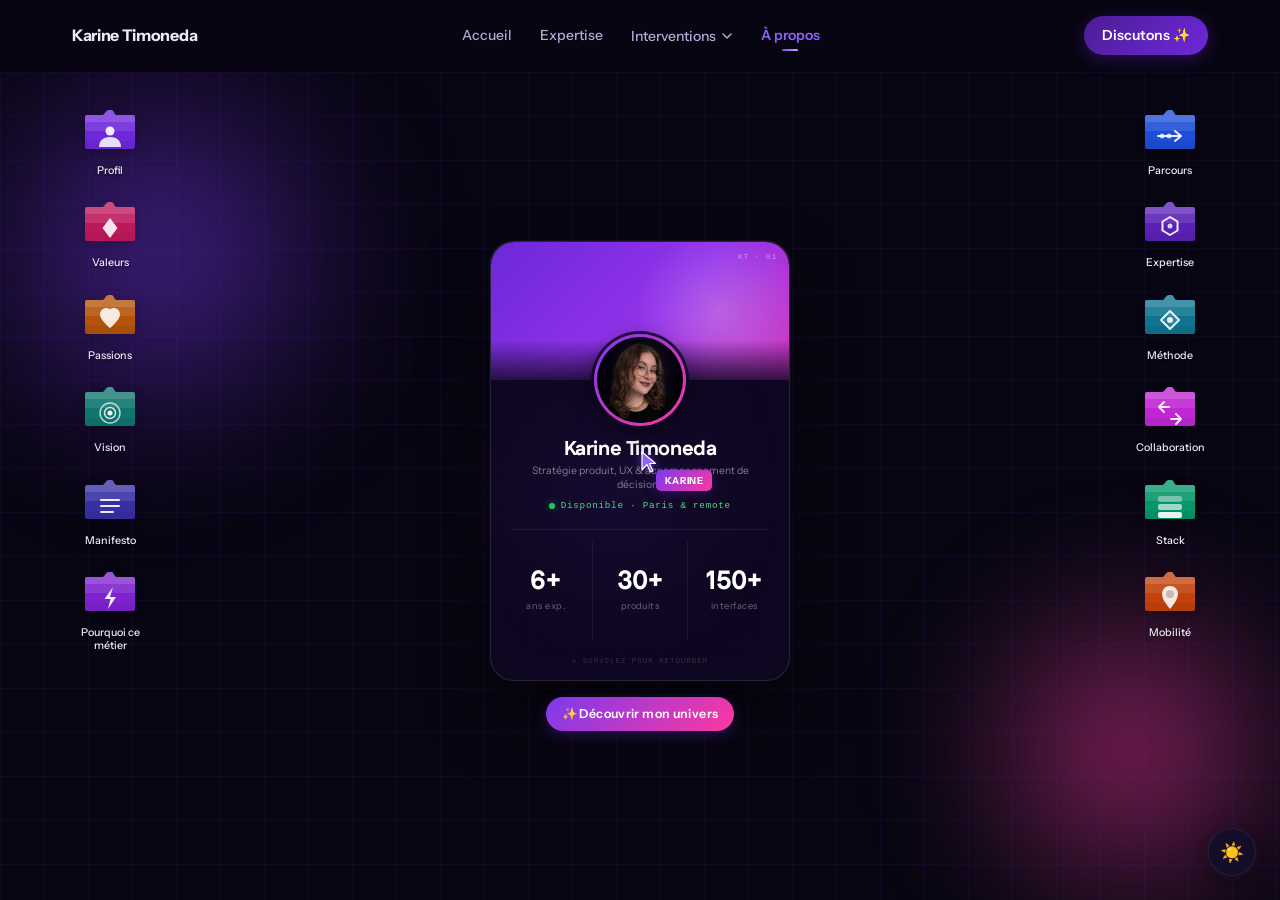
<file: a-propos.html>
<!DOCTYPE html>
<html lang="fr" data-theme="light">
<head>
  <!-- Google tag (gtag.js) -->
  <script async src="https://www.googletagmanager.com/gtag/js?id=G-ZM0578PB3K"></script>
  <script>
    window.dataLayer = window.dataLayer || [];
    function gtag(){dataLayer.push(arguments);}
    gtag('js', new Date());
    gtag('config', 'G-ZM0578PB3K');
  </script>
  <meta charset="UTF-8">
  <meta name="viewport" content="width=device-width, initial-scale=1.0">
  <!-- Google Tag Manager -->
  <script>(function(w,d,s,l,i){w[l]=w[l]||[];w[l].push({'gtm.start':
  new Date().getTime(),event:'gtm.js'});var f=d.getElementsByTagName(s)[0],
  j=d.createElement(s),dl=l!='dataLayer'?'&l='+l:'';j.async=true;j.src=
  'https://www.googletagmanager.com/gtm.js?id='+i+dl;f.parentNode.insertBefore(j,f);
  })(window,document,'script','dataLayer','GTM-PGGFVB7Q');</script>
  <!-- End Google Tag Manager -->
  <title>À propos · Karine Timoneda, Stratège Produit Senior</title>
  <meta name="description" content="+6 ans d'expérience en design et stratégie produit, une approche directe et incarnée. Parcours, manière de travailler, valeurs.">
  <meta name="robots" content="index, follow">
  <link rel="canonical" href="https://www.karine-timoneda.com/a-propos.html">
  <!-- Open Graph -->
  <meta property="og:type" content="website">
  <meta property="og:site_name" content="Karine Timoneda">
  <meta property="og:locale" content="fr_FR">
  <meta property="og:url" content="https://www.karine-timoneda.com/a-propos.html">
  <meta property="og:title" content="À propos · Karine Timoneda, Stratège Produit Senior">
  <meta property="og:description" content="+6 ans d'expérience en design et stratégie produit, une approche directe et incarnée. Parcours, manière de travailler, valeurs.">
  <meta property="og:image" content="https://www.karine-timoneda.com/assets/img/karine-light.jpg">
  <meta property="og:image:alt" content="Karine Timoneda, Stratège Produit Senior">
  <!-- Twitter Card -->
  <meta name="twitter:card" content="summary_large_image">
  <meta name="twitter:title" content="À propos · Karine Timoneda, Stratège Produit Senior">
  <meta name="twitter:description" content="+6 ans d'expérience en design et stratégie produit, une approche directe et incarnée. Parcours, manière de travailler, valeurs.">
  <meta name="twitter:image" content="https://www.karine-timoneda.com/assets/img/karine-light.jpg">
  <link rel="icon" type="image/png" href="assets/img/favicon-k.png">
  <!-- Fonts -->
  <link rel="preconnect" href="https://fonts.googleapis.com">
  <link rel="preconnect" href="https://fonts.gstatic.com" crossorigin>
  <link rel="stylesheet" href="https://fonts.googleapis.com/css2?family=Fustat:wght@200;300;400;500;600;700;800&family=Instrument+Sans:ital,wght@0,400;0,500;0,600;0,700;1,400&display=swap">
  <link rel="stylesheet" href="assets/css/style.css">
  <script>
    (function () {
      try {
        var s = localStorage.getItem('karine-theme');
        if (s) { document.documentElement.setAttribute('data-theme', s); return; }
        if (window.matchMedia('(prefers-color-scheme: dark)').matches)
          document.documentElement.setAttribute('data-theme', 'dark');
      } catch (e) {}
    })();
  </script>

  <style>
    /* ================================================
       À PROPOS - KARINEOS DESKTOP
       One-screen desktop · responsive mobile
       ================================================ */

    html, body { overflow-x: hidden; }

    /* ── CUSTOM CURSOR (desktop only) ── */
    @media (pointer: fine) {
      .about-page * { cursor: none !important; }
    }

    .ab-cursor-wrap {
      position: fixed;
      top: 0; left: 0;
      pointer-events: none;
      z-index: 99999;
      transform: translate(-4px, -4px);
      will-change: transform;
      display: none;
    }

    @media (pointer: fine) { .ab-cursor-wrap { display: block; } }

    .ab-cursor-arrow {
      width: 22px; height: 26px;
      display: block;
      filter: drop-shadow(0 0 5px rgba(144,97,249,0.6));
    }

    .ab-cursor-label {
      position: absolute;
      top: 20px; left: 16px;
      background: var(--gradient-vivid);
      color: #fff;
      font-family: var(--font);
      font-size: 0.6rem;
      font-weight: 700;
      letter-spacing: 0.06em;
      padding: 0.18rem 0.55rem;
      border-radius: 5px;
      white-space: nowrap;
      text-transform: uppercase;
      box-shadow: 0 2px 10px rgba(109,40,217,0.35);
    }

    /* ── MAIN CONTAINER = THE DESKTOP ── */
    .about-interface {
      height: calc(100vh - var(--header-height));
      display: flex;
      flex-direction: column;
      overflow: hidden;
      position: relative;
      /* Desktop wallpaper: dark bg + subtle dot grid */
      background: var(--bg);
    }

    /* ── BACKGROUND GLOW ORBS ── */
    .ab-bg-glows {
      position: absolute;
      inset: 0;
      pointer-events: none;
      z-index: 0;
      overflow: hidden;
    }

    .ab-bg-orb {
      position: absolute;
      border-radius: 50%;
    }

    /* Violet orb - visible top-left, drifts */
    .ab-bg-orb--violet {
      width: 480px; height: 480px;
      background: radial-gradient(circle, rgba(124,58,237,0.55) 0%, rgba(109,40,217,0.18) 45%, transparent 70%);
      top: -60px; left: -80px;
      filter: blur(55px);
      animation: orbDrift1 12s ease-in-out infinite;
    }

    /* Rose orb - bottom-right, drifts */
    .ab-bg-orb--rose {
      width: 420px; height: 420px;
      background: radial-gradient(circle, rgba(253,56,159,0.52) 0%, rgba(236,72,153,0.15) 45%, transparent 70%);
      bottom: -60px; right: -60px;
      filter: blur(50px);
      animation: orbDrift2 10s ease-in-out infinite;
      animation-delay: -5s;
    }

    /* Small vivid violet - floats center-ish */
    .ab-bg-orb--center {
      width: 260px; height: 260px;
      background: radial-gradient(circle, rgba(139,92,246,0.45) 0%, transparent 65%);
      top: 35%; left: 38%;
      filter: blur(38px);
      animation: orbCenter 14s ease-in-out infinite;
      animation-delay: -3s;
    }

    @keyframes orbDrift1 {
      0%   { transform: translate(0px,   0px) scale(1);    opacity: 0.9; }
      25%  { transform: translate(80px,  60px) scale(1.1); opacity: 0.75; }
      50%  { transform: translate(140px, 20px) scale(0.95); opacity: 0.85; }
      75%  { transform: translate(50px,  90px) scale(1.05); opacity: 0.7; }
      100% { transform: translate(0px,   0px) scale(1);    opacity: 0.9; }
    }

    @keyframes orbDrift2 {
      0%   { transform: translate(0px,   0px) scale(1);    opacity: 0.85; }
      25%  { transform: translate(-90px, -50px) scale(1.08); opacity: 0.7; }
      50%  { transform: translate(-150px,-20px) scale(0.93); opacity: 0.8; }
      75%  { transform: translate(-60px, -80px) scale(1.04); opacity: 0.65; }
      100% { transform: translate(0px,   0px) scale(1);    opacity: 0.85; }
    }

    @keyframes orbCenter {
      0%   { transform: translate(0px,  0px) scale(1);    opacity: 0.6; }
      33%  { transform: translate(60px,-40px) scale(1.15); opacity: 0.9; }
      66%  { transform: translate(-50px, 50px) scale(0.88); opacity: 0.55; }
      100% { transform: translate(0px,  0px) scale(1);    opacity: 0.6; }
    }

    /* Light mode: glows very subtle */
    [data-theme="light"] .ab-bg-orb--violet { opacity: 0.18; }
    [data-theme="light"] .ab-bg-orb--rose   { opacity: 0.14; }
    [data-theme="light"] .ab-bg-orb--center { opacity: 0.1; }

    /* Grid lines only - no dots */
    .about-interface::before {
      content: '';
      position: absolute;
      inset: 0;
      background-image:
        linear-gradient(rgba(109,40,217,0.08) 1px, transparent 1px),
        linear-gradient(90deg, rgba(109,40,217,0.08) 1px, transparent 1px);
      background-size: 44px 44px;
      pointer-events: none;
      z-index: 1;
    }

    [data-theme="light"] .about-interface::before {
      background-image:
        linear-gradient(rgba(109,40,217,0.05) 1px, transparent 1px),
        linear-gradient(90deg, rgba(109,40,217,0.05) 1px, transparent 1px);
      background-size: 44px 44px;
    }

    /* ── MAIN GRID - fills the full desktop area ── */
    .ab-grid {
      display: grid;
      grid-template-columns: 220px 1fr 220px;
      flex: 1;
      overflow: hidden;
      min-height: 0;
      position: relative;
      z-index: 2;
    }

    /* ── SIDE PANELS = transparent desktop zones ── */
    .ab-panel {
      display: grid;
      grid-template-columns: 1fr;
      align-content: start;
      gap: 0;
      padding: 1.5rem 0.5rem 1rem;
      overflow-y: auto;
      overflow-x: hidden;
      background: transparent;
      scrollbar-width: none;
    }

    .ab-panel::-webkit-scrollbar { display: none; }

    /* ── macOS DESKTOP ICON ── */
    .ab-icon {
      display: flex;
      flex-direction: column;
      align-items: center;
      gap: 6px;
      padding: 8px 4px 10px;
      border: none;
      border-radius: 10px;
      background: transparent;
      cursor: pointer;
      transition: background 0.13s ease;
      -webkit-appearance: none;
      appearance: none;
      width: 100%;
    }

    .ab-icon:hover {
      background: rgba(109,40,217,0.14);
    }

    [data-theme="dark"] .ab-icon:hover {
      background: rgba(144,97,249,0.18);
    }

    .ab-icon:focus-visible {
      outline: 2px solid var(--violet);
      outline-offset: 2px;
    }

    .ab-icon:active {
      background: rgba(109,40,217,0.22);
    }

    /* The folder SVG image */
    .ab-icon-img {
      width: 56px;
      height: auto;
      display: block;
      filter: drop-shadow(0 3px 6px rgba(0,0,0,0.22));
      transition: transform 0.13s ease, filter 0.13s ease;
      flex-shrink: 0;
    }

    .ab-icon:hover .ab-icon-img {
      transform: scale(1.08) translateY(-2px);
      filter: drop-shadow(0 6px 10px rgba(0,0,0,0.3));
    }

    /* macOS icon label */
    .ab-icon-label {
      font-family: var(--font);
      font-size: 0.67rem;
      font-weight: 500;
      color: var(--text-primary);
      text-align: center;
      line-height: 1.25;
      max-width: 84px;
      padding: 1px 5px;
      border-radius: 3px;
      transition: background 0.13s ease, color 0.13s ease;
      word-break: break-word;
      hyphens: auto;
    }

    [data-theme="dark"] .ab-icon-label {
      color: #EDE9FF;
      text-shadow: 0 1px 3px rgba(0,0,0,0.6);
    }

    /* macOS: selected = coloured label bg */
    .ab-icon:hover .ab-icon-label {
      background: var(--violet);
      color: white;
      text-shadow: none;
    }

    [data-theme="dark"] .ab-icon:hover .ab-icon-label {
      background: var(--violet);
      color: white;
    }

    /* ── CENTER HERO ── */
    .ab-center {
      display: flex;
      flex-direction: column;
      align-items: center;
      justify-content: center;
      padding: 1.5rem;
      position: relative;
      overflow: hidden;
      min-height: 0;
      background: transparent;
    }

    /* Hero card - vertical portrait layout */
    /* ══════════════════════════════════
       COLLECTIBLE CARD - glassmorphism flip
       ══════════════════════════════════ */

    .ab-card-wrap {
      perspective: 1100px;
      width: 300px;
      height: 440px;
      flex-shrink: 0;
      position: relative;
      z-index: 1;
      animation: abHeroIn 0.6s cubic-bezier(0.25, 0.8, 0.25, 1) both;
      cursor: pointer;
    }

    @keyframes abHeroIn {
      from { opacity: 0; transform: translateY(24px) scale(0.97); }
      to   { opacity: 1; transform: translateY(0) scale(1); }
    }

    .ab-card-inner {
      width: 100%; height: 100%;
      position: relative;
      transform-style: preserve-3d;
      transition: transform 0.75s cubic-bezier(0.4, 0.2, 0.2, 1);
    }

    /* Hover flips → mouseout unflips automatically */
    .ab-card-wrap:hover .ab-card-inner { transform: rotateY(180deg); }
    /* Mobile: class-based toggle */
    .ab-card-wrap.ab-flipped .ab-card-inner { transform: rotateY(180deg); }

    /* ── Shared face ── */
    .ab-card-face {
      position: absolute;
      inset: 0;
      border-radius: 24px;
      backface-visibility: hidden;
      -webkit-backface-visibility: hidden;
      overflow: hidden;
      /* Glassmorphism */
      background: rgba(16, 8, 36, 0.82);
      backdrop-filter: blur(28px) saturate(1.5);
      -webkit-backdrop-filter: blur(28px) saturate(1.5);
      border: 1px solid rgba(255,255,255,0.11);
      box-shadow:
        0 32px 64px rgba(0,0,0,0.55),
        0 0 0 1px rgba(255,255,255,0.04),
        inset 0 1px 0 rgba(255,255,255,0.09);
      display: flex;
      flex-direction: column;
    }

    .ab-card-back-face { transform: rotateY(180deg); }

    /* ── FRONT ── */

    /* Animated gradient banner */
    .ab-card-banner {
      height: 138px;
      flex-shrink: 0;
      position: relative;
      overflow: hidden;
      border-radius: 24px 24px 0 0;
      background: linear-gradient(135deg,
        #6D28D9 0%, #9333EA 25%, #fd389f 60%, #F59E0B 100%);
      background-size: 220% 220%;
      animation: bannerShift 9s ease infinite;
    }

    @keyframes bannerShift {
      0%   { background-position: 0% 50%; }
      50%  { background-position: 100% 50%; }
      100% { background-position: 0% 50%; }
    }

    /* Soft light orb inside banner */
    .ab-card-banner::before {
      content: '';
      position: absolute;
      top: -20px; right: -20px;
      width: 180px; height: 180px;
      border-radius: 50%;
      background: radial-gradient(circle, rgba(255,255,255,0.22) 0%, transparent 65%);
      pointer-events: none;
    }

    /* Bottom fade from banner to card body */
    .ab-card-banner::after {
      content: '';
      position: absolute;
      bottom: 0; left: 0; right: 0;
      height: 40px;
      background: linear-gradient(to top, rgba(16,8,36,0.82), transparent);
    }

    /* Card label top-right */
    .ab-card-num {
      position: absolute;
      top: 0.6rem; right: 0.75rem;
      font-family: 'Courier New', monospace;
      font-size: 0.5rem;
      letter-spacing: 0.1em;
      color: rgba(255,255,255,0.45);
      z-index: 2;
    }

    /* Avatar overlapping banner */
    .ab-card-avatar-wrap {
      display: flex;
      justify-content: center;
      margin-top: -46px;
      flex-shrink: 0;
      position: relative;
      z-index: 2;
    }

    .ab-card-avatar-ring {
      width: 92px; height: 92px;
      border-radius: 50%;
      padding: 3px;
      background: linear-gradient(135deg, #7C3AED, #fd389f);
      box-shadow:
        0 0 0 3px rgba(16,8,36,0.85),
        0 8px 24px rgba(0,0,0,0.5);
    }

    .ab-card-img {
      width: 100%; height: 100%;
      border-radius: 50%;
      object-fit: cover;
      object-position: center top;
      display: block;
    }

    /* Identity: name + role */
    .ab-card-identity {
      text-align: center;
      padding: 0.75rem 1.25rem 0.25rem;
      flex-shrink: 0;
    }

    .ab-card-name {
      font-family: var(--font-heading);
      font-size: 1.25rem;
      font-weight: 800;
      color: #fff;
      letter-spacing: -0.02em;
      line-height: 1.1;
      display: block;
    }

    .ab-card-role {
      font-size: 0.65rem;
      color: rgba(255,255,255,0.48);
      display: block;
      margin-top: 0.25rem;
      line-height: 1.4;
    }

    /* Disponible status */
    .ab-card-status {
      display: flex;
      align-items: center;
      justify-content: center;
      gap: 0.35rem;
      margin-top: 0.35rem;
      font-family: 'Courier New', monospace;
      font-size: 0.58rem;
      letter-spacing: 0.08em;
      color: #4ade80;
    }

    /* Divider */
    .ab-card-divider {
      height: 1px;
      margin: 0.75rem 1.25rem 0;
      background: rgba(255,255,255,0.07);
      flex-shrink: 0;
    }

    /* Stats row - big numbers like reference */
    .ab-card-stats {
      display: flex;
      align-items: stretch;
      flex: 1;
      padding: 0 0.5rem;
    }

    .ab-card-stat {
      flex: 1;
      display: flex;
      flex-direction: column;
      align-items: center;
      justify-content: center;
      gap: 0.18rem;
      padding: 0.75rem 0.25rem;
    }

    .ab-card-stat-sep {
      width: 1px;
      align-self: stretch;
      margin: 0.75rem 0;
      background: rgba(255,255,255,0.07);
    }

    .ab-card-stat-num {
      font-family: var(--font-heading);
      font-size: 1.65rem;
      font-weight: 800;
      line-height: 1;
      color: #fff;
      display: block;
    }

    .ab-card-stat-lbl {
      font-size: 0.58rem;
      color: rgba(255,255,255,0.38);
      letter-spacing: 0.05em;
      text-transform: none;
      display: block;
    }

    /* Flip hint */
    .ab-card-hint {
      text-align: center;
      padding: 0.25rem 0 0.75rem;
      font-family: 'Courier New', monospace;
      font-size: 0.46rem;
      letter-spacing: 0.14em;
      color: rgba(255,255,255,0.16);
      text-transform: uppercase;
      flex-shrink: 0;
    }

    /* ── BACK face ── */
    .ab-card-back-accent {
      height: 4px;
      flex-shrink: 0;
      background: linear-gradient(90deg, #7C3AED, #fd389f, #60A5FA);
      border-radius: 24px 24px 0 0;
    }

    .ab-card-back-body {
      flex: 1;
      display: flex;
      flex-direction: column;
      padding: 1rem 1.125rem 0.875rem;
      gap: 0.7rem;
      overflow: hidden;
    }

    .ab-card-back-header {
      display: flex;
      align-items: center;
      justify-content: space-between;
      flex-shrink: 0;
    }

    .ab-card-back-title {
      font-family: 'Courier New', monospace;
      font-size: 0.5rem;
      letter-spacing: 0.14em;
      text-transform: uppercase;
      color: rgba(255,255,255,0.35);
    }

    .ab-card-locs {
      list-style: none;
      padding: 0; margin: 0;
      display: flex;
      flex-direction: column;
      gap: 0.3rem;
      flex-shrink: 0;
    }

    .ab-card-locs li {
      font-size: 0.7rem;
      color: rgba(255,255,255,0.6);
      display: flex;
      align-items: baseline;
      gap: 0.4rem;
      line-height: 1.4;
    }

    .ab-card-locs li::before {
      content: '·';
      color: #9061F9;
      font-size: 1.1rem;
      line-height: 1;
      flex-shrink: 0;
    }

    .ab-card-quote {
      font-style: italic;
      font-size: 0.7rem;
      color: rgba(255,255,255,0.78);
      line-height: 1.6;
      margin: 0;
      padding: 0.55rem 0.75rem;
      border-left: 2px solid #fd389f;
      background: rgba(253,56,159,0.06);
      border-radius: 0 8px 8px 0;
      flex-shrink: 0;
    }

    .ab-card-principles {
      list-style: none;
      padding: 0; margin: 0;
      display: flex;
      flex-direction: column;
      gap: 0.3rem;
      flex-shrink: 0;
    }

    .ab-card-principles li {
      font-size: 0.7rem;
      font-weight: 600;
      color: rgba(255,255,255,0.85);
      display: flex;
      align-items: baseline;
      gap: 0.4rem;
    }

    .ab-card-principles li::before {
      content: '→';
      color: #9061F9;
      font-size: 0.62rem;
      flex-shrink: 0;
    }

    .ab-card-rarity {
      display: flex;
      gap: 0.2rem;
      justify-content: flex-end;
      margin-top: auto;
    }

    .ab-card-rarity span {
      font-size: 0.7rem;
      background: linear-gradient(135deg, #9061F9, #fd389f);
      -webkit-background-clip: text;
      -webkit-text-fill-color: transparent;
      background-clip: text;
    }

    /* Status dot - kept for mobile */
    .ab-status-dot {
      width: 6px; height: 6px;
      border-radius: 50%;
      background: #22c55e;
      box-shadow: 0 0 6px rgba(34,197,94,0.6);
      animation: abStatusBlink 2.8s ease-in-out infinite;
      flex-shrink: 0;
    }

    @keyframes abStatusBlink {
      0%, 100% { opacity: 1; }
      50%       { opacity: 0.3; }
    }

    .ab-hero-cta {
      display: inline-flex;
      align-items: center;
      gap: 0.4rem;
      padding: 0.45rem 1rem;
      background: var(--gradient-vivid);
      border: none;
      border-radius: 100px;
      color: white;
      font-family: var(--font);
      font-size: 0.775rem;
      font-weight: 600;
      letter-spacing: 0.03em;
      text-decoration: none;
      cursor: pointer;
      transition: all 0.2s ease;
      align-self: center;
      box-shadow: 0 4px 14px rgba(109,40,217,0.3);
    }

    .ab-hero-cta:hover {
      transform: translateY(-1px);
      box-shadow: 0 6px 20px rgba(109,40,217,0.4);
    }

    /* CTA below the hero card */
    .ab-center-cta {
      position: relative;
      z-index: 1;
      margin-top: 1rem;
      align-self: center;
    }

    /* ── MODAL OVERLAY ── */
    .ab-modal-overlay {
      position: fixed;
      inset: 0;
      background: rgba(0,0,0,0.55);
      backdrop-filter: blur(16px);
      -webkit-backdrop-filter: blur(16px);
      display: flex;
      align-items: center;
      justify-content: center;
      z-index: 8500;
      opacity: 0;
      pointer-events: none;
      transition: opacity 0.28s ease;
      padding: 1.5rem;
    }

    .ab-modal-overlay.ab-open {
      opacity: 1;
      pointer-events: auto;
    }

    .ab-modal-panel {
      background: var(--bg-card);
      border: 1px solid var(--border-strong);
      border-radius: var(--radius-xl);
      width: min(580px, 100%);
      max-height: min(84vh, 720px);
      display: flex;
      flex-direction: column;
      position: relative;
      box-shadow: var(--shadow-xl);
      transform: translateY(24px) scale(0.97);
      transition: transform 0.36s cubic-bezier(0.34, 1.4, 0.64, 1);
      overflow: hidden;
    }

    [data-theme="dark"] .ab-modal-panel {
      background: rgba(14,8,28,0.95);
      backdrop-filter: blur(30px);
      -webkit-backdrop-filter: blur(30px);
      box-shadow: var(--shadow-xl), 0 0 80px rgba(109,40,217,0.22);
    }

    .ab-modal-overlay.ab-open .ab-modal-panel { transform: translateY(0) scale(1); }

    .ab-modal-panel::before {
      content: '';
      position: absolute;
      top: 0; left: 1.5rem; right: 1.5rem;
      height: 1.5px;
      background: var(--gradient-vivid);
      opacity: 0.6;
    }

    .ab-modal-head {
      display: flex;
      align-items: flex-start;
      gap: 0.875rem;
      padding: 1.25rem 1.375rem 1rem;
      border-bottom: 1px solid var(--border);
      flex-shrink: 0;
    }

    .ab-modal-icon-wrap {
      width: 36px; height: 36px;
      border-radius: var(--radius-md);
      background: rgba(109,40,217,0.09);
      border: 1px solid rgba(109,40,217,0.18);
      display: flex;
      align-items: center;
      justify-content: center;
      font-size: 0.95rem;
      flex-shrink: 0;
      color: var(--violet);
    }

    .ab-modal-meta { flex: 1; min-width: 0; }

    .ab-modal-type {
      font-family: 'Courier New', monospace;
      font-size: 0.56rem;
      letter-spacing: 0.16em;
      color: var(--text-muted);
      text-transform: uppercase;
      display: block;
      margin-bottom: 0.2rem;
    }

    .ab-modal-title {
      font-family: var(--font-heading);
      font-size: 1.15rem;
      font-weight: 700;
      color: var(--text-primary);
      margin: 0;
      line-height: 1.2;
    }

    .ab-modal-close {
      width: 28px; height: 28px;
      border-radius: 50%;
      border: 1px solid var(--border);
      background: var(--bg-alt);
      color: var(--text-secondary);
      cursor: pointer;
      display: flex;
      align-items: center;
      justify-content: center;
      font-size: 0.8rem;
      transition: all 0.18s ease;
      flex-shrink: 0;
      padding: 0;
      line-height: 1;
    }

    .ab-modal-close:hover {
      background: var(--bg-card-hover);
      border-color: var(--border-strong);
      color: var(--text-primary);
    }

    .ab-modal-body {
      padding: 1.25rem 1.375rem 1.375rem;
      overflow-y: auto;
      flex: 1;
      line-height: 1.65;
      color: var(--text-secondary);
      font-size: 0.875rem;
      scrollbar-width: thin;
      scrollbar-color: var(--border) transparent;
    }

    /* ── MODAL CONTENT COMPONENTS ── */
    .ab-section-head {
      font-family: 'Courier New', monospace;
      font-size: 0.6rem;
      font-weight: 700;
      letter-spacing: 0.16em;
      text-transform: uppercase;
      color: var(--violet);
      margin: 1.25rem 0 0.6rem;
      display: flex;
      align-items: center;
      gap: 0.5rem;
    }

    .ab-section-head::before {
      content: '';
      display: block;
      width: 12px; height: 1px;
      background: var(--violet);
      opacity: 0.45;
    }

    .ab-section-head:first-child { margin-top: 0; }

    .ab-profil-card {
      background: linear-gradient(135deg, rgba(109,40,217,0.06), rgba(253,56,159,0.04));
      border: 1px solid var(--border-strong);
      border-radius: var(--radius-lg);
      padding: 1rem;
      margin-bottom: 1.125rem;
      display: flex;
      align-items: center;
      gap: 0.875rem;
    }

    .ab-profil-avatar {
      width: 42px; height: 42px;
      border-radius: 50%;
      background: var(--gradient-vivid);
      display: flex;
      align-items: center;
      justify-content: center;
      font-weight: 700;
      color: white;
      font-size: 0.95rem;
      flex-shrink: 0;
      letter-spacing: -0.02em;
    }

    .ab-profil-name {
      font-family: var(--font-heading);
      font-size: 0.95rem;
      font-weight: 700;
      color: var(--text-primary);
      display: block;
      line-height: 1.2;
    }

    .ab-profil-sub {
      font-size: 0.78rem;
      color: var(--text-secondary);
      display: block;
      margin-top: 0.15rem;
    }

    .ab-profil-age {
      font-family: 'Courier New', monospace;
      font-size: 0.65rem;
      color: var(--violet);
      display: block;
      margin-top: 0.1rem;
      letter-spacing: 0.05em;
    }

    .ab-val {
      padding: 0.75rem 0.875rem;
      border: 1px solid var(--border);
      border-radius: var(--radius-md);
      margin-bottom: 0.45rem;
      background: var(--bg);
      transition: border-color 0.2s ease;
    }

    .ab-val:hover { border-color: var(--border-strong); }

    .ab-val-title {
      font-weight: 600;
      color: var(--text-primary);
      font-size: 0.85rem;
      margin-bottom: 0.25rem;
    }

    .ab-val-desc {
      font-size: 0.8rem;
      color: var(--text-secondary);
      margin: 0;
      line-height: 1.55;
    }

    .ab-quote {
      padding: 0.7rem 0.875rem;
      border-left: 2px solid var(--violet);
      background: rgba(109,40,217,0.04);
      border-radius: 0 var(--radius-sm) var(--radius-sm) 0;
      margin-bottom: 0.55rem;
      font-style: italic;
      color: var(--text-secondary);
      font-size: 0.875rem;
      line-height: 1.6;
    }

    .ab-timeline-item {
      padding: 0.875rem 0;
      border-bottom: 1px solid var(--border);
      display: flex;
      gap: 0.875rem;
      align-items: flex-start;
    }

    .ab-timeline-item:last-child { border-bottom: none; padding-bottom: 0; }
    .ab-timeline-left { flex-shrink: 0; padding-top: 0.15rem; }

    .ab-timeline-period {
      font-family: 'Courier New', monospace;
      font-size: 0.63rem;
      color: var(--violet);
      white-space: nowrap;
      display: block;
      letter-spacing: 0.04em;
    }

    .ab-timeline-role {
      font-weight: 600;
      color: var(--text-primary);
      font-size: 0.825rem;
      margin-bottom: 0.3rem;
      line-height: 1.3;
    }

    .ab-timeline-desc {
      font-size: 0.78rem;
      color: var(--text-secondary);
      margin: 0;
      line-height: 1.55;
    }

    .ab-list {
      list-style: none;
      padding: 0;
      margin: 0.2rem 0 0.875rem;
    }

    .ab-list li {
      padding: 0.3rem 0;
      border-bottom: 1px solid var(--border);
      display: flex;
      align-items: baseline;
      gap: 0.5rem;
      font-size: 0.85rem;
      color: var(--text-secondary);
    }

    .ab-list li:last-child { border-bottom: none; }

    .ab-list li::before {
      content: '→';
      color: var(--violet);
      flex-shrink: 0;
      font-size: 0.72rem;
    }

    .ab-tags {
      display: flex;
      flex-wrap: wrap;
      gap: 0.3rem;
      margin-bottom: 0.875rem;
    }

    .ab-tag {
      padding: 0.18rem 0.6rem;
      border: 1px solid var(--border);
      border-radius: 100px;
      font-size: 0.75rem;
      color: var(--text-secondary);
      background: var(--bg);
    }

    .ab-stack-group { margin-bottom: 0.875rem; }

    .ab-stack-label {
      font-family: 'Courier New', monospace;
      font-size: 0.58rem;
      letter-spacing: 0.12em;
      color: var(--violet);
      text-transform: uppercase;
      display: block;
      margin-bottom: 0.35rem;
    }

    .ab-intro {
      font-size: 0.875rem;
      color: var(--text-secondary);
      margin-bottom: 1rem;
      line-height: 1.6;
    }

    .ab-check {
      list-style: none;
      padding: 0;
      margin: 0;
    }

    .ab-check li {
      padding: 0.75rem 0.875rem;
      border: 1px solid var(--border);
      border-radius: var(--radius-md);
      margin-bottom: 0.4rem;
      background: var(--bg);
    }

    .ab-check li strong {
      display: block;
      font-size: 0.85rem;
      color: var(--text-primary);
      margin-bottom: 0.18rem;
    }

    .ab-check li span { font-size: 0.78rem; color: var(--text-secondary); }

    .ab-city-grid {
      display: grid;
      grid-template-columns: repeat(2, 1fr);
      gap: 0.5rem;
      margin-bottom: 1rem;
    }

    .ab-city-card {
      padding: 0.75rem;
      border: 1px solid var(--border);
      border-radius: var(--radius-md);
      background: var(--bg);
      display: flex;
      align-items: center;
      gap: 0.5rem;
      transition: border-color 0.2s ease;
    }

    .ab-city-card:hover { border-color: var(--border-strong); }

    .ab-city-dot {
      width: 8px; height: 8px;
      border-radius: 50%;
      background: #fd389f;
      box-shadow: 0 0 8px rgba(253,56,159,0.6);
      flex-shrink: 0;
    }

    .ab-city-name {
      font-size: 0.85rem;
      font-weight: 600;
      color: var(--text-primary);
    }

    .ab-city-sub {
      font-size: 0.68rem;
      color: var(--text-muted);
      font-family: 'Courier New', monospace;
    }

    /* ── MOBILE SECTION ── */
    .ab-mobile-section { display: none; }

    /* ── RESPONSIVE: TABLET / MOBILE ── */
    @media (max-width: 1100px) {
      .about-interface {
        height: auto;
        overflow: visible;
        min-height: 100svh;
      }

      .ab-grid {
        grid-template-columns: 1fr;
        overflow: visible;
        flex: none;
      }

      .ab-panel { display: none; }
      .ab-center { display: none; }

      .ab-mobile-section {
        display: flex;
        flex-direction: column;
        flex: 1;
        padding-bottom: 80px;
      }
    }

    /* ══════════════════════════════════════
       MOBILE - iPhone home screen
       ══════════════════════════════════════ */

    /* Hero: mini glassmorphism card */
    .ab-mobile-hero {
      padding: 1.25rem 1.25rem 0.75rem;
      position: relative;
      z-index: 2;
    }

    .ab-mobile-mini-card {
      border-radius: 20px;
      overflow: hidden;
      background: rgba(16, 8, 36, 0.82);
      backdrop-filter: blur(28px) saturate(1.5);
      -webkit-backdrop-filter: blur(28px) saturate(1.5);
      border: 1px solid rgba(255,255,255,0.11);
      box-shadow:
        0 20px 48px rgba(0,0,0,0.5),
        0 0 0 1px rgba(255,255,255,0.04),
        inset 0 1px 0 rgba(255,255,255,0.09);
      display: flex;
      flex-direction: column;
    }

    /* Mini gradient banner */
    .ab-mini-banner {
      height: 72px;
      flex-shrink: 0;
      position: relative;
      overflow: hidden;
      border-radius: 20px 20px 0 0;
      background: linear-gradient(135deg,
        #6D28D9 0%, #9333EA 25%, #fd389f 60%, #F59E0B 100%);
      background-size: 220% 220%;
      animation: bannerShift 9s ease infinite;
    }

    .ab-mini-banner::before {
      content: '';
      position: absolute;
      top: -15px; right: -15px;
      width: 120px; height: 120px;
      border-radius: 50%;
      background: radial-gradient(circle, rgba(255,255,255,0.2) 0%, transparent 65%);
      pointer-events: none;
    }

    .ab-mini-banner::after {
      content: '';
      position: absolute;
      bottom: 0; left: 0; right: 0;
      height: 28px;
      background: linear-gradient(to top, rgba(16,8,36,0.82), transparent);
    }

    .ab-mini-card-num {
      position: absolute;
      top: 0.5rem; right: 0.65rem;
      font-family: 'Courier New', monospace;
      font-size: 0.46rem;
      letter-spacing: 0.1em;
      color: rgba(255,255,255,0.4);
    }

    /* Avatar overlapping banner */
    .ab-mini-avatar-wrap {
      display: flex;
      justify-content: center;
      margin-top: -32px;
      flex-shrink: 0;
      position: relative;
      z-index: 2;
    }

    .ab-mini-avatar-ring {
      width: 64px; height: 64px;
      border-radius: 50%;
      padding: 2.5px;
      background: linear-gradient(135deg, #7C3AED, #fd389f);
      box-shadow: 0 0 0 2.5px rgba(16,8,36,0.85), 0 6px 18px rgba(0,0,0,0.45);
    }

    .ab-mobile-photo {
      width: 100%; height: 100%;
      object-fit: cover;
      object-position: center top;
      display: block;
      border-radius: 50%;
    }

    /* Identity block */
    .ab-mobile-identity {
      text-align: center;
      padding: 0.6rem 1.25rem 0.25rem;
      flex-shrink: 0;
    }

    .ab-mobile-name {
      font-family: var(--font-heading);
      font-size: 1.1rem;
      font-weight: 800;
      color: #fff;
      display: block;
      letter-spacing: -0.02em;
      line-height: 1.1;
    }

    .ab-mobile-role {
      font-size: 0.63rem;
      color: rgba(255,255,255,0.45);
      display: block;
      margin-top: 0.2rem;
      line-height: 1.4;
    }

    .ab-mobile-status {
      display: flex;
      align-items: center;
      justify-content: center;
      gap: 0.35rem;
      font-family: 'Courier New', monospace;
      font-size: 0.55rem;
      color: #4ade80;
      letter-spacing: 0.08em;
      margin-top: 0.3rem;
    }

    .ab-mobile-phrase { display: none; }

    /* Divider */
    .ab-mini-divider {
      height: 1px;
      margin: 0.6rem 1.25rem 0;
      background: rgba(255,255,255,0.07);
      flex-shrink: 0;
    }

    /* Stats row - big numbers */
    .ab-mobile-stats {
      display: flex;
      align-items: stretch;
      padding: 0 0.5rem 0.75rem;
    }

    .ab-mobile-stat {
      flex: 1;
      display: flex;
      flex-direction: column;
      align-items: center;
      justify-content: center;
      gap: 0.12rem;
      padding: 0.6rem 0.25rem;
    }

    .ab-mobile-stat-num {
      font-family: var(--font-heading);
      font-size: 1.3rem;
      font-weight: 800;
      color: #fff;
      line-height: 1;
      display: block;
    }

    .ab-mobile-stat-lbl {
      font-size: 0.52rem;
      color: rgba(255,255,255,0.35);
      letter-spacing: 0.04em;
      display: block;
    }

    .ab-mobile-stat-sep {
      width: 1px;
      align-self: stretch;
      margin: 0.65rem 0;
      background: rgba(255,255,255,0.07);
    }

    /* ── Icon panels: transparent, iPhone-wallpaper shows through ── */
    .ab-mobile-panel {
      flex: 1;
      overflow-y: auto;
      padding: 1.25rem 1rem 2rem;
      background: transparent;
      display: none;
      position: relative;
      z-index: 2;
    }

    .ab-mobile-panel.ab-panel-active { display: block; }

    /* ── iPhone icon grid: 4 columns ── */
    .ab-mobile-icon-grid {
      display: grid;
      grid-template-columns: repeat(4, 1fr);
      gap: 20px 8px;
    }

    /* ── iPhone app icon style ── */
    .ab-mobile-panel .ab-icon {
      display: flex;
      flex-direction: column;
      align-items: center;
      gap: 5px;
      padding: 0;
      border: none;
      border-radius: 0;
      background: transparent;
      cursor: pointer;
      -webkit-appearance: none;
      appearance: none;
      width: 100%;
    }

    .ab-mobile-panel .ab-icon:active .ab-ios-icon {
      opacity: 0.75;
      transform: scale(0.93);
    }

    /* The rounded square iOS icon container */
    .ab-ios-icon {
      width: 60px; height: 60px;
      border-radius: 14px;
      overflow: hidden;
      flex-shrink: 0;
      transition: transform 0.12s ease, opacity 0.12s ease;
      box-shadow:
        0 4px 14px rgba(0,0,0,0.4),
        inset 0 1px 0 rgba(255,255,255,0.18);
    }

    .ab-ios-icon svg { display: block; }

    /* Label under iOS icon */
    .ab-mobile-panel .ab-icon-label {
      font-size: 0.64rem;
      font-weight: 500;
      color: #fff;
      text-align: center;
      line-height: 1.2;
      max-width: 68px;
      text-shadow: 0 1px 4px rgba(0,0,0,0.55);
      background: transparent !important;
      word-break: break-word;
      hyphens: auto;
    }

    /* iPhone dock bar */
    .ab-mobile-dock {
      position: fixed;
      bottom: 0; left: 0; right: 0;
      padding: 0.75rem 1.5rem 1.25rem;
      background: rgba(255,255,255,0.07);
      backdrop-filter: blur(24px) saturate(1.4);
      -webkit-backdrop-filter: blur(24px) saturate(1.4);
      border-top: 1px solid rgba(255,255,255,0.1);
      display: none;
      align-items: center;
      justify-content: center;
      z-index: 50;
    }

    @media (max-width: 1100px) { .ab-mobile-dock { display: flex; } }

    .ab-dock-cta {
      display: inline-flex;
      align-items: center;
      gap: 0.5rem;
      padding: 0.65rem 1.75rem;
      background: var(--gradient-vivid);
      border: none;
      border-radius: 100px;
      color: white;
      font-family: var(--font);
      font-size: 0.825rem;
      font-weight: 600;
      letter-spacing: 0.03em;
      text-decoration: none;
      box-shadow: 0 4px 20px rgba(109,40,217,0.45);
    }

    /* Mobile RDV button - below icon grid */
    .ab-mobile-rdv {
      display: flex;
      justify-content: center;
      padding: 1.5rem 1rem 0.5rem;
    }

    .ab-mobile-rdv .ab-hero-cta {
      width: 100%;
      max-width: 280px;
      justify-content: center;
      padding: 0.75rem 1.5rem;
      font-size: 0.875rem;
    }

    /* ── MODAL: bottom sheet on mobile ── */
    @media (max-width: 768px) {
      .ab-modal-overlay {
        align-items: flex-end;
        padding: 0;
      }

      .ab-modal-panel {
        width: 100%;
        max-height: 90svh;
        border-radius: var(--radius-xl) var(--radius-xl) 0 0;
        transform: translateY(100%);
        transition: transform 0.38s cubic-bezier(0.25, 0.8, 0.25, 1);
      }

      .ab-modal-overlay.ab-open .ab-modal-panel { transform: translateY(0); }

      .ab-modal-panel::before {
        left: 40%; right: 40%;
        top: 0.625rem;
        border-radius: 2px;
        background: var(--border-strong);
        opacity: 1;
      }
    }

    /* Hide injected footer */
    #footer-placeholder { display: none; }

    @media (max-width: 380px) {
      .ab-mobile-photo { width: 52px; height: 66px; }
      .ab-mobile-name  { font-size: 1rem; }
    }
  </style>
</head>

<body class="about-page">
<!-- Google Tag Manager (noscript) -->
<noscript><iframe src="https://www.googletagmanager.com/ns.html?id=GTM-PGGFVB7Q"
height="0" width="0" style="display:none;visibility:hidden"></iframe></noscript>
<!-- End Google Tag Manager (noscript) -->

<!-- Custom Figma-style cursor -->
<div class="ab-cursor-wrap" id="abCursor" aria-hidden="true">
  <svg class="ab-cursor-arrow" viewBox="0 0 22 26" fill="none">
    <path d="M2 2 L2 20 L7 14.5 L10.5 22 L13 21 L9.5 13.5 L15.5 13.5 Z"
          fill="#9061F9" stroke="white" stroke-width="1.2"
          stroke-linejoin="round" stroke-linecap="round"/>
  </svg>
  <span class="ab-cursor-label">Karine</span>
</div>

<div id="header-placeholder"></div>

<main id="main-content" class="about-interface" aria-label="À propos de Karine Timoneda">

  <!-- ── ANIMATED BACKGROUND GLOWS ── -->
  <div class="ab-bg-glows" aria-hidden="true">
    <div class="ab-bg-orb ab-bg-orb--violet"></div>
    <div class="ab-bg-orb ab-bg-orb--rose"></div>
    <div class="ab-bg-orb ab-bg-orb--center"></div>
  </div>

  <!-- ── MAIN GRID (desktop) - the full desktop ── -->
  <div class="ab-grid">

    <!-- LEFT PANEL : personal folders as desktop icons -->
    <aside class="ab-panel" aria-label="Dossiers personnels">

      <button class="ab-icon" data-modal="profil" aria-label="Profil">
        <span class="ab-icon-img"></span>
        <span class="ab-icon-label">Profil</span>
      </button>

      <button class="ab-icon" data-modal="valeurs" aria-label="Valeurs">
        <span class="ab-icon-img"></span>
        <span class="ab-icon-label">Valeurs</span>
      </button>

      <button class="ab-icon" data-modal="passions" aria-label="Passions">
        <span class="ab-icon-img"></span>
        <span class="ab-icon-label">Passions</span>
      </button>

      <button class="ab-icon" data-modal="vision" aria-label="Vision">
        <span class="ab-icon-img"></span>
        <span class="ab-icon-label">Vision</span>
      </button>

      <button class="ab-icon" data-modal="manifesto" aria-label="Manifesto">
        <span class="ab-icon-img"></span>
        <span class="ab-icon-label">Manifesto</span>
      </button>

      <button class="ab-icon" data-modal="pourquoi" aria-label="Pourquoi ce métier">
        <span class="ab-icon-img"></span>
        <span class="ab-icon-label">Pourquoi ce métier</span>
      </button>

    </aside>

    <!-- CENTER : COLLECTIBLE CARD -->
    <div class="ab-center" aria-label="Identité principale">

      <div class="ab-card-wrap" id="abCard" role="button" aria-label="Carte de Karine Timoneda">

        <div class="ab-card-inner">

          <!-- ── FRONT ── -->
          <div class="ab-card-face">
            <div class="ab-card-banner">
              <span class="ab-card-num">KT · 01</span>
            </div>

            <div class="ab-card-avatar-wrap">
              <div class="ab-card-avatar-ring">
                <img src="assets/img/karine-light.jpg"
                     alt="Portrait de Karine Timoneda"
                     class="ab-card-img"
                     id="abHeroPhoto">
              </div>
            </div>

            <div class="ab-card-identity">
              <span class="ab-card-name">Karine Timoneda</span>
              <span class="ab-card-role">Stratégie produit, UX &amp; accompagnement de décisions</span>
              <div class="ab-card-status">
                <span class="ab-status-dot"></span>
                Disponible · Paris &amp; remote
              </div>
            </div>

            <div class="ab-card-divider"></div>

            <div class="ab-card-stats">
              <div class="ab-card-stat">
                <span class="ab-card-stat-num">6+</span>
                <span class="ab-card-stat-lbl">ans exp.</span>
              </div>
              <div class="ab-card-stat-sep"></div>
              <div class="ab-card-stat">
                <span class="ab-card-stat-num">30+</span>
                <span class="ab-card-stat-lbl">produits</span>
              </div>
              <div class="ab-card-stat-sep"></div>
              <div class="ab-card-stat">
                <span class="ab-card-stat-num">150+</span>
                <span class="ab-card-stat-lbl">interfaces</span>
              </div>
            </div>

            <div class="ab-card-hint">↻ Survolez pour retourner</div>
          </div>

          <!-- ── BACK ── -->
          <div class="ab-card-face ab-card-back-face">
            <div class="ab-card-back-accent"></div>
            <div class="ab-card-back-body">
              <div class="ab-card-back-header">
                <span class="ab-card-back-title">Profil · Paris &amp; France</span>
                <span class="ab-card-num" style="position:static;font-size:0.5rem;">KT · 01</span>
              </div>

              <ul class="ab-card-locs">
                <li>Basée à Paris</li>
                <li>Disponible en France &amp; remote</li>
                <li>Je me déplace là où les décisions se prennent</li>
              </ul>

              <p class="ab-card-quote">
                "Mon travail, ce n'est pas seulement améliorer l'existant. C'est aussi savoir remettre en question ce qui ne fonctionne plus, pour reconstruire sur des bases plus justes."
              </p>

              <ul class="ab-card-principles">
                <li>Comprendre avant produire</li>
                <li>Prioriser avant exécuter</li>
                <li>Construire pour durer</li>
              </ul>

              <div class="ab-card-rarity" aria-hidden="true">
                <span>✦</span><span>✦</span><span>✦</span>
              </div>
            </div>
          </div>

        </div>
      </div>

      <a href="https://calendar.app.google/DLCuiwxWRqKBqRqp9"
         class="ab-hero-cta ab-center-cta"
         target="_blank" rel="noopener noreferrer"
         aria-label="Découvrir mon univers">
        ✨ Découvrir mon univers
      </a>

    </div>

    <!-- RIGHT PANEL : professional folders as desktop icons -->
    <aside class="ab-panel" aria-label="Dossiers professionnels">

      <button class="ab-icon" data-modal="parcours" aria-label="Parcours">
        <span class="ab-icon-img"></span>
        <span class="ab-icon-label">Parcours</span>
      </button>

      <button class="ab-icon" data-modal="expertise" aria-label="Expertise">
        <span class="ab-icon-img"></span>
        <span class="ab-icon-label">Expertise</span>
      </button>

      <button class="ab-icon" data-modal="methode" aria-label="Méthode">
        <span class="ab-icon-img"></span>
        <span class="ab-icon-label">Méthode</span>
      </button>

      <button class="ab-icon" data-modal="collaboration" aria-label="Collaboration">
        <span class="ab-icon-img"></span>
        <span class="ab-icon-label">Collaboration</span>
      </button>

      <button class="ab-icon" data-modal="stack" aria-label="Stack">
        <span class="ab-icon-img"></span>
        <span class="ab-icon-label">Stack</span>
      </button>

      <button class="ab-icon" data-modal="mobilite" aria-label="Mobilité">
        <span class="ab-icon-img"></span>
        <span class="ab-icon-label">Mobilité</span>
      </button>

    </aside>

  </div><!-- end .ab-grid -->

  <!-- ── MOBILE SECTION ── -->
  <div class="ab-mobile-section">

    <!-- Hero mini-card -->
    <div class="ab-mobile-hero">
      <div class="ab-mobile-mini-card">

        <!-- Banner -->
        <div class="ab-mini-banner">
          <span class="ab-mini-card-num">KT · 01</span>
        </div>

        <!-- Avatar overlapping banner -->
        <div class="ab-mini-avatar-wrap">
          <div class="ab-mini-avatar-ring">
            <img src="assets/img/karine-light.jpg"
                 alt="Karine Timoneda"
                 class="ab-mobile-photo"
                 id="abMobilePhoto">
          </div>
        </div>

        <!-- Identity -->
        <div class="ab-mobile-identity">
          <span class="ab-mobile-name">Karine Timoneda</span>
          <span class="ab-mobile-role">Stratégie produit, UX &amp; accompagnement de décisions</span>
          <div class="ab-mobile-status">
            <span class="ab-status-dot" aria-hidden="true"></span>
            Disponible · Paris &amp; remote
          </div>
        </div>

        <!-- Divider -->
        <div class="ab-mini-divider"></div>

        <!-- Stats -->
        <div class="ab-mobile-stats">
          <div class="ab-mobile-stat">
            <span class="ab-mobile-stat-num">6+</span>
            <span class="ab-mobile-stat-lbl">ans exp.</span>
          </div>
          <div class="ab-mobile-stat-sep" aria-hidden="true"></div>
          <div class="ab-mobile-stat">
            <span class="ab-mobile-stat-num">30+</span>
            <span class="ab-mobile-stat-lbl">produits</span>
          </div>
          <div class="ab-mobile-stat-sep" aria-hidden="true"></div>
          <div class="ab-mobile-stat">
            <span class="ab-mobile-stat-num">150+</span>
            <span class="ab-mobile-stat-lbl">interfaces</span>
          </div>
        </div>

      </div>
    </div>

    <!-- All 12 icons - single grid, then CTA -->
    <div class="ab-mobile-panel ab-panel-active" id="abPanelAll">
      <div class="ab-mobile-icon-grid">
        <button class="ab-icon" data-modal="profil" data-ios="true"><span class="ab-ios-icon"><span class="ab-icon-img"></span></span><span class="ab-icon-label">Profil</span></button>
        <button class="ab-icon" data-modal="valeurs" data-ios="true"><span class="ab-ios-icon"><span class="ab-icon-img"></span></span><span class="ab-icon-label">Valeurs</span></button>
        <button class="ab-icon" data-modal="passions" data-ios="true"><span class="ab-ios-icon"><span class="ab-icon-img"></span></span><span class="ab-icon-label">Passions</span></button>
        <button class="ab-icon" data-modal="vision" data-ios="true"><span class="ab-ios-icon"><span class="ab-icon-img"></span></span><span class="ab-icon-label">Vision</span></button>
        <button class="ab-icon" data-modal="manifesto" data-ios="true"><span class="ab-ios-icon"><span class="ab-icon-img"></span></span><span class="ab-icon-label">Manifesto</span></button>
        <button class="ab-icon" data-modal="pourquoi" data-ios="true"><span class="ab-ios-icon"><span class="ab-icon-img"></span></span><span class="ab-icon-label">Pourquoi</span></button>
        <button class="ab-icon" data-modal="parcours" data-ios="true"><span class="ab-ios-icon"><span class="ab-icon-img"></span></span><span class="ab-icon-label">Parcours</span></button>
        <button class="ab-icon" data-modal="expertise" data-ios="true"><span class="ab-ios-icon"><span class="ab-icon-img"></span></span><span class="ab-icon-label">Expertise</span></button>
        <button class="ab-icon" data-modal="methode" data-ios="true"><span class="ab-ios-icon"><span class="ab-icon-img"></span></span><span class="ab-icon-label">Méthode</span></button>
        <button class="ab-icon" data-modal="collaboration" data-ios="true"><span class="ab-ios-icon"><span class="ab-icon-img"></span></span><span class="ab-icon-label">Collab.</span></button>
        <button class="ab-icon" data-modal="stack" data-ios="true"><span class="ab-ios-icon"><span class="ab-icon-img"></span></span><span class="ab-icon-label">Stack</span></button>
        <button class="ab-icon" data-modal="mobilite" data-ios="true"><span class="ab-ios-icon"><span class="ab-icon-img"></span></span><span class="ab-icon-label">Mobilité</span></button>
      </div>

      <div class="ab-mobile-rdv">
        <a href="https://calendar.app.google/DLCuiwxWRqKBqRqp9"
           class="ab-hero-cta"
           target="_blank" rel="noopener noreferrer">
          Prendre RDV →
        </a>
      </div>

    </div>

  </div>


</main>

<!-- ── MODAL SYSTEM ── -->
<div class="ab-modal-overlay" id="abOverlay" aria-hidden="true" role="dialog" aria-modal="true" aria-labelledby="abModalTitle">
  <div class="ab-modal-panel" id="abPanel">
    <div class="ab-modal-head">
      <div class="ab-modal-icon-wrap" id="abModalIcon" aria-hidden="true"></div>
      <div class="ab-modal-meta">
        <span class="ab-modal-type" id="abModalType"></span>
        <h2 class="ab-modal-title" id="abModalTitle"></h2>
      </div>
      <button class="ab-modal-close" id="abModalClose" aria-label="Fermer">✕</button>
    </div>
    <div class="ab-modal-body" id="abModalBody"></div>
  </div>
</div>

<div id="footer-placeholder"></div>
<script src="assets/js/components.js"></script>
<script src="assets/js/main.js"></script>

<script>
(function () {
  'use strict';

  /* ── AGE ── */
  function calcAge() {
    var birth = new Date(1998, 7, 23, 13, 16, 0);
    var now = new Date();
    var age = now.getFullYear() - birth.getFullYear();
    var m = now.getMonth() - birth.getMonth();
    if (m < 0 || (m === 0 && now.getDate() < birth.getDate())) age--;
    return age;
  }

  var age = calcAge();
  document.querySelectorAll('.ab-age-display').forEach(function (el) {
    el.textContent = age + ' ans';
  });

  /* ── THEME PHOTO ── */
  function updatePhotos() {
    var dark = document.documentElement.getAttribute('data-theme') === 'dark';
    var src = dark ? 'assets/img/karine-dark.jpg' : 'assets/img/karine-light.jpg';
    ['abHeroPhoto', 'abMobilePhoto'].forEach(function (id) {
      var el = document.getElementById(id);
      if (el) el.src = src;
    });
  }

  /* ── CARD TAP-TO-FLIP (mobile / touch) ── */
  var cardWrap = document.getElementById('abCard');
  if (cardWrap) {
    cardWrap.addEventListener('click', function () {
      if (!window.matchMedia('(hover: hover)').matches) {
        cardWrap.classList.toggle('ab-flipped');
      }
    });
  }
  updatePhotos();
  new MutationObserver(function (m) {
    m.forEach(function (r) { if (r.attributeName === 'data-theme') updatePhotos(); });
  }).observe(document.documentElement, { attributes: true });

  /* ── FOLDER SVG BUILDER ── */
  var FOLDER_PATH = 'M3 18 L3 13 Q3 11 5 11 L20 11 Q21.5 11 22.5 9.5 L24 7.5 Q25 6 26.5 6 L29.5 6 Q31 6 31.5 7.5 L32.5 9.5 Q33.5 11 35 11 L51 11 Q53 11 53 13 L53 43 Q53 45 51 45 L5 45 Q3 45 3 43 Z';
  var TAB_PATH   = 'M3 18 L3 13 Q3 11 5 11 L20 11 Q21.5 11 22.5 9.5 L24 7.5 Q25 6 26.5 6 L29.5 6 Q31 6 31.5 7.5 L32.5 9.5 Q33.5 11 35 11 L51 11 Q53 11 53 13 L53 18 Z';

  function folderSVG(color, glyph) {
    return '<svg viewBox="0 0 56 50" width="56" height="50" fill="none" xmlns="http://www.w3.org/2000/svg">'
      + '<path d="' + FOLDER_PATH + '" fill="' + color + '"/>'
      + '<path d="' + TAB_PATH + '" fill="white" opacity="0.22"/>'
      + '<rect x="3" y="18" width="50" height="9" fill="white" opacity="0.1"/>'
      + '<rect x="3" y="37" width="50" height="8" rx="0 0 4 4" fill="black" opacity="0.06"/>'
      + glyph
      + '</svg>';
  }

  /* Glyphs - white SVG paths, centered at x=28, body area y=18-45, center y≈32 */
  var GLYPHS = {
    profil:
      '<circle cx="28" cy="27" r="4.5" fill="white" opacity="0.9"/>'
      + '<path d="M17 43 C17 36 22 33 28 33 C34 33 39 36 39 43" fill="white" opacity="0.85"/>',

    valeurs:
      '<path d="M28 22 L35.5 32 L28 42 L20.5 32 Z" fill="white" opacity="0.88"/>',

    passions:
      '<path d="M28 39 C28 39 18 31 18 25.5 C18 21.5 21 19 24.5 19 C26.3 19 27.7 19.9 28 20.6 C28.3 19.9 29.7 19 31.5 19 C35 19 38 21.5 38 25.5 C38 31 28 39 28 39 Z" fill="white" opacity="0.88"/>',

    vision:
      '<circle cx="28" cy="32" r="10" stroke="white" stroke-width="1.5" fill="none" opacity="0.7"/>'
      + '<circle cx="28" cy="32" r="5.5" stroke="white" stroke-width="1.5" fill="none" opacity="0.8"/>'
      + '<circle cx="28" cy="32" r="2.5" fill="white" opacity="0.95"/>',

    manifesto:
      '<rect x="18" y="25" width="20" height="2" rx="1" fill="white" opacity="0.9"/>'
      + '<rect x="18" y="31" width="20" height="2" rx="1" fill="white" opacity="0.9"/>'
      + '<rect x="18" y="37" width="14" height="2" rx="1" fill="white" opacity="0.9"/>',

    pourquoi:
      '<path d="M31 21 L22.5 33 L28.5 33 L26 43 L34 31 L28 31 Z" fill="white" opacity="0.9"/>',

    parcours:
      '<line x1="16" y1="32" x2="38" y2="32" stroke="white" stroke-width="2" stroke-linecap="round" opacity="0.9"/>'
      + '<path d="M33 27 L39 32 L33 37" stroke="white" stroke-width="2" stroke-linecap="round" stroke-linejoin="round" fill="none" opacity="0.9"/>'
      + '<circle cx="20" cy="32" r="2.5" fill="white" opacity="0.7"/>'
      + '<circle cx="27" cy="32" r="2.5" fill="white" opacity="0.7"/>',

    expertise:
      '<path d="M28 21 L35.5 25.5 L35.5 34.5 L28 39 L20.5 34.5 L20.5 25.5 Z" stroke="white" stroke-width="2" stroke-linejoin="round" fill="none" opacity="0.9"/>'
      + '<circle cx="28" cy="30" r="2.5" fill="white" opacity="0.8"/>',

    methode:
      '<path d="M28 22 L37 31 L28 40 L19 31 Z" stroke="white" stroke-width="2" stroke-linejoin="round" fill="rgba(255,255,255,0.12)" opacity="0.9"/>'
      + '<circle cx="28" cy="31" r="3" fill="white" opacity="0.9"/>',

    collaboration:
      '<path d="M17 26 L27 26 M22 21 L17 26 L22 31" stroke="white" stroke-width="2" stroke-linecap="round" stroke-linejoin="round" fill="none" opacity="0.9"/>'
      + '<path d="M39 38 L29 38 M34 43 L39 38 L34 33" stroke="white" stroke-width="2" stroke-linecap="round" stroke-linejoin="round" fill="none" opacity="0.9"/>',

    stack:
      '<rect x="16" y="22" width="24" height="6" rx="2" fill="white" opacity="0.38"/>'
      + '<rect x="16" y="30" width="24" height="6" rx="2" fill="white" opacity="0.62"/>'
      + '<rect x="16" y="38" width="24" height="6" rx="2" fill="white" opacity="0.9"/>',

    mobilite:
      '<path d="M28 20 C23.5 20 20 23.5 20 28 C20 34 28 43 28 43 C28 43 36 34 36 28 C36 23.5 32.5 20 28 20 Z" fill="white" opacity="0.88"/>'
      + '<circle cx="28" cy="28" r="4" fill="black" opacity="0.2"/>'
  };

  /* Icon colors */
  var ICON_COLORS = {
    profil:        '#6D28D9',
    valeurs:       '#BE185D',
    passions:      '#B45309',
    vision:        '#0F766E',
    manifesto:     '#3730A3',
    pourquoi:      '#7E22CE',
    parcours:      '#1D4ED8',
    expertise:     '#5B21B6',
    methode:       '#0E7490',
    collaboration: '#C026D3',
    stack:         '#059669',
    mobilite:      '#C2410C'
  };

  /* ── iOS APP ICON BUILDER ── */
  var IOS_COLORS = {
    profil:        ['#7C3AED','#4F46E5'],
    valeurs:       ['#DB2777','#E11D48'],
    passions:      ['#EA580C','#DC2626'],
    vision:        ['#0D9488','#0891B2'],
    manifesto:     ['#4338CA','#6D28D9'],
    pourquoi:      ['#9333EA','#7C3AED'],
    parcours:      ['#2563EB','#1D4ED8'],
    expertise:     ['#6D28D9','#4F46E5'],
    methode:       ['#0891B2','#0D9488'],
    collaboration: ['#C026D3','#9333EA'],
    stack:         ['#059669','#0D9488'],
    mobilite:      ['#EA580C','#D97706']
  };

  var IOS_GLYPHS = {
    profil:
      '<circle cx="30" cy="24" r="7" fill="white" opacity="0.95"/>'
      +'<path d="M15 46C15 37 22 33 30 33C38 33 45 37 45 46" fill="white" opacity="0.9"/>',
    valeurs:
      '<path d="M30 20L40 33L30 46L20 33Z" fill="white" opacity="0.92"/>',
    passions:
      '<path d="M30 43C30 43 17 33 17 25C17 20 20.5 17 24.5 17C26.7 17 28.5 18.2 30 19.5C31.5 18.2 33.3 17 35.5 17C39.5 17 43 20 43 25C43 33 30 43 30 43Z" fill="white" opacity="0.92"/>',
    vision:
      '<circle cx="30" cy="30" r="12" stroke="white" stroke-width="2" fill="none" opacity="0.7"/>'
      +'<circle cx="30" cy="30" r="7" stroke="white" stroke-width="2" fill="none" opacity="0.82"/>'
      +'<circle cx="30" cy="30" r="3" fill="white" opacity="0.95"/>',
    manifesto:
      '<rect x="18" y="21" width="24" height="2.5" rx="1.25" fill="white" opacity="0.92"/>'
      +'<rect x="18" y="28" width="24" height="2.5" rx="1.25" fill="white" opacity="0.92"/>'
      +'<rect x="18" y="35" width="16" height="2.5" rx="1.25" fill="white" opacity="0.92"/>',
    pourquoi:
      '<path d="M33 18L22 31L28.5 31L26 42L38 29L31 29Z" fill="white" opacity="0.92"/>',
    parcours:
      '<line x1="14" y1="30" x2="38" y2="30" stroke="white" stroke-width="2.5" stroke-linecap="round" opacity="0.9"/>'
      +'<path d="M34 24L41 30L34 36" stroke="white" stroke-width="2.5" stroke-linecap="round" stroke-linejoin="round" fill="none" opacity="0.9"/>'
      +'<circle cx="19" cy="30" r="3" fill="white" opacity="0.7"/>'
      +'<circle cx="27" cy="30" r="3" fill="white" opacity="0.7"/>',
    expertise:
      '<path d="M30 18L39 23L39 33L30 38L21 33L21 23Z" stroke="white" stroke-width="2.5" stroke-linejoin="round" fill="none" opacity="0.9"/>'
      +'<circle cx="30" cy="28.5" r="3" fill="white" opacity="0.85"/>',
    methode:
      '<path d="M30 19L41 30L30 41L19 30Z" stroke="white" stroke-width="2.5" stroke-linejoin="round" fill="rgba(255,255,255,0.12)" opacity="0.9"/>'
      +'<circle cx="30" cy="30" r="3.5" fill="white" opacity="0.95"/>',
    collaboration:
      '<path d="M16 25L27 25M21 20L16 25L21 30" stroke="white" stroke-width="2.5" stroke-linecap="round" stroke-linejoin="round" fill="none" opacity="0.9"/>'
      +'<path d="M44 35L33 35M39 40L44 35L39 30" stroke="white" stroke-width="2.5" stroke-linecap="round" stroke-linejoin="round" fill="none" opacity="0.9"/>',
    stack:
      '<rect x="16" y="20" width="28" height="7" rx="2.5" fill="white" opacity="0.35"/>'
      +'<rect x="16" y="29" width="28" height="7" rx="2.5" fill="white" opacity="0.62"/>'
      +'<rect x="16" y="38" width="28" height="7" rx="2.5" fill="white" opacity="0.92"/>',
    mobilite:
      '<path d="M30 16C24.5 16 20 20.5 20 26C20 33.5 30 44 30 44C30 44 40 33.5 40 26C40 20.5 35.5 16 30 16Z" fill="white" opacity="0.92"/>'
      +'<circle cx="30" cy="26" r="5" fill="rgba(0,0,0,0.2)"/>'
  };

  function iosIconSVG(key, glyph) {
    var cols = IOS_COLORS[key] || ['#6D28D9','#4F46E5'];
    var gradId = 'ig' + key;
    return '<svg viewBox="0 0 60 60" width="60" height="60" fill="none" xmlns="http://www.w3.org/2000/svg">'
      + '<defs><linearGradient id="' + gradId + '" x1="0" y1="0" x2="0.7" y2="1">'
      + '<stop offset="0%" stop-color="' + cols[0] + '"/>'
      + '<stop offset="100%" stop-color="' + cols[1] + '"/>'
      + '</linearGradient></defs>'
      + '<rect width="60" height="60" rx="13" fill="url(#' + gradId + ')"/>'
      + '<rect width="60" height="60" rx="13" fill="white" opacity="0.06"/>'
      + glyph
      + '</svg>';
  }

  /* Inject SVGs - folder for desktop, iOS icon for mobile */
  document.querySelectorAll('.ab-icon-img').forEach(function (img) {
    var btn = img.closest('[data-modal]');
    var key = btn.getAttribute('data-modal');
    if (btn.hasAttribute('data-ios')) {
      img.innerHTML = iosIconSVG(key, IOS_GLYPHS[key] || '');
    } else {
      img.innerHTML = folderSVG(ICON_COLORS[key] || '#6D28D9', GLYPHS[key] || '');
    }
  });

  /* ── CUSTOM CURSOR ── */
  var cursorWrap = document.getElementById('abCursor');
  if (cursorWrap && window.matchMedia('(pointer: fine)').matches) {
    var mouseX = window.innerWidth / 2, mouseY = window.innerHeight / 2;
    var curX = mouseX, curY = mouseY;

    document.addEventListener('mousemove', function (e) { mouseX = e.clientX; mouseY = e.clientY; });

    (function loop() {
      curX += (mouseX - curX) * 0.38;
      curY += (mouseY - curY) * 0.38;
      cursorWrap.style.transform = 'translate(' + curX + 'px,' + curY + 'px)';
      requestAnimationFrame(loop);
    })();

    document.addEventListener('mouseleave', function () { cursorWrap.style.opacity = '0'; });
    document.addEventListener('mouseenter', function () { cursorWrap.style.opacity = '1'; });

    var cursorLabel = cursorWrap.querySelector('.ab-cursor-label');
    document.addEventListener('mouseover', function (e) {
      var folder = e.target.closest('.ab-icon[data-modal]');
      var t = e.target.closest('button,a,[data-modal],[role="button"]');
      if (folder) {
        var lbl = folder.querySelector('.ab-icon-label');
        cursorLabel.textContent = lbl ? lbl.textContent.trim() : 'Ouvrir';
        cursorLabel.style.transform = 'scale(1.08)';
        cursorLabel.style.boxShadow = '0 4px 16px rgba(109,40,217,0.5)';
      } else {
        cursorLabel.textContent = 'Karine';
        cursorLabel.style.transform = t ? 'scale(1.05)' : 'scale(1)';
        cursorLabel.style.boxShadow = t ? '0 4px 16px rgba(109,40,217,0.45)' : '';
      }
    });
  }


  /* ── MODAL CONTENT ── */
  var MODALS = {
    profil: {
      icon:'◉', type:'DOSSIER PERSONNEL', title:'Profil',
      body: function() {
        return '<div class="ab-profil-card"><div class="ab-profil-avatar">KT</div><div>'
          +'<span class="ab-profil-name">Karine Timoneda</span>'
          +'<span class="ab-profil-sub">Consultante Product Strategist</span>'
          +'<span class="ab-profil-age">'+age+' ans · Paris &amp; remote</span>'
          +'</div></div>'
          +'<p>Je suis Karine. Stratège produit depuis 6 ans, j\'accompagne des start-ups et scale-ups qui veulent construire des produits qui ont vraiment du sens, pas juste des features qui remplissent un backlog.</p>'
          +'<p>Avant de me spécialiser en stratégie produit, j\'ai commencé dans le développement front-end. Ce double background tech + design me permet de parler vrai avec les équipes dev, d\'arbitrer des contraintes techniques et de penser systèmes plutôt que slides.</p>'
          +'<p>J\'ai été COO d\'une agence UX, j\'ai lancé des produits de zéro, j\'ai redesigné des plateformes entières. Aujourd\'hui, j\'exerce comme consultante indépendante parce que c\'est le format qui me correspond.</p>'
          +'<div class="ab-section-head">En quelques mots</div>'
          +'<ul class="ab-list"><li>+6 ans en design &amp; stratégie produit</li><li>Background front-end → UX → Product Strategy</li><li>Expérience COO en agence UX</li><li>Mobilité France entière, remote-friendly</li></ul>';
      }
    },
    valeurs: {
      icon:'◆', type:'DOSSIER PERSONNEL', title:'Valeurs',
      body: function() {
        return '<p class="ab-intro">Ce qui guide mes décisions, au quotidien et en mission.</p>'
          +'<div class="ab-val"><div class="ab-val-title">L\'honnêteté avant la complaisance</div><p class="ab-val-desc">Je préfère une conversation difficile à une relation confortable qui ne mène nulle part. L\'honnêteté est un service rendu, pas un manque de tact.</p></div>'
          +'<div class="ab-val"><div class="ab-val-title">La simplicité avant la sophistication</div><p class="ab-val-desc">Un framework simple qu\'on utilise vraiment vaut mieux qu\'une méthodologie complexe qui impressionne en réunion et s\'arrête là.</p></div>'
          +'<div class="ab-val"><div class="ab-val-title">L\'impact avant les processus</div><p class="ab-val-desc">Les rituels et les outils ne sont que des moyens. Ce qui compte, c\'est ce qu\'ils permettent de faire, et si ça ne sert à rien, on arrête.</p></div>'
          +'<div class="ab-val"><div class="ab-val-title">L\'utilisateur avant l\'organisation</div><p class="ab-val-desc">Quand tout le monde défend ses intérêts en réunion, je défends ceux de l\'utilisateur. C\'est souvent là que se trouve la bonne décision produit.</p></div>';
      }
    },
    passions: {
      icon:'♡', type:'DOSSIER PERSONNEL', title:'Passions',
      body: function() {
        return '<p class="ab-intro">Ce que je suis en dehors du bureau.</p>'
          +'<div class="ab-val"><div class="ab-val-title">🎹 Musique &amp; piano</div><p class="ab-val-desc">Je joue du piano. La musique est ma façon de débrancher, de me reconnecter à quelque chose d\'instinctif et de non-rationnel. Un contrepoint bienvenu à un métier très cérébral.</p></div>'
          +'<div class="ab-val"><div class="ab-val-title">📚 Lecture</div><p class="ab-val-desc">Essais, biographies, fiction. J\'ai une affection particulière pour les livres qui changent une façon de voir, pas juste d\'apprendre.</p></div>'
          +'<div class="ab-val"><div class="ab-val-title">🏃 Sport</div><p class="ab-val-desc">Le mouvement m\'aide à penser. Course à pied, natation, yoga, je ne fonctionne pas bien sans activité physique régulière.</p></div>'
          +'<div class="ab-val"><div class="ab-val-title">✈️ Voyage &amp; mobilité</div><p class="ab-val-desc">Je me déplace facilement et souvent. Le changement de contexte m\'est naturel. Travailler depuis des endroits différents, c\'est quelque chose qui me nourrit.</p></div>';
      }
    },
    vision: {
      icon:'◎', type:'DOSSIER PERSONNEL', title:'Vision',
      body: function() {
        return '<p class="ab-intro">Pourquoi l\'indépendance ? Ce n\'est pas un choix par défaut. C\'est une décision réfléchie, qui correspond à ce que je suis vraiment.</p>'
          +'<div class="ab-val"><div class="ab-val-title">La liberté de choisir mes missions</div><p class="ab-val-desc">Je travaille avec des organisations dans lesquelles je crois, sur des sujets qui m\'intéressent vraiment. Ce n\'est pas possible en CDI.</p></div>'
          +'<div class="ab-val"><div class="ab-val-title">L\'intensité par mission</div><p class="ab-val-desc">Je m\'implique entièrement là où je suis. Ce format indépendant me permet d\'apporter une énergie de 100&nbsp;% sur chaque mission.</p></div>'
          +'<div class="ab-val"><div class="ab-val-title">La mobilité comme avantage</div><p class="ab-val-desc">Paris, Bordeaux, Toulouse, La Rochelle, Niort, Toulon, la géographie n\'est pas une contrainte pour moi, c\'est une liberté.</p></div>'
          +'<div class="ab-val"><div class="ab-val-title">L\'indépendance de jugement</div><p class="ab-val-desc">En tant qu\'indépendante, je peux dire ce que je pense sans filtre politique. C\'est ce qui rend mes interventions réellement utiles.</p></div>';
      }
    },
    manifesto: {
      icon:'≡', type:'DOSSIER PERSONNEL', title:'Manifesto',
      body: function() {
        return '<p class="ab-intro">Ce qui me drive au quotidien.</p>'
          +'<div class="ab-quote">Je crois que les meilleurs produits sont construits par des gens qui s\'écoutent vraiment, entre eux, et avec leurs utilisateurs.</div>'
          +'<div class="ab-quote">Je crois que la plupart des problèmes produit sont des problèmes de communication déguisés en problèmes techniques.</div>'
          +'<div class="ab-quote">Je crois que la simplicité est une forme d\'élégance intellectuelle, et qu\'elle est beaucoup plus difficile à atteindre que la complexité.</div>'
          +'<div class="ab-quote">Je crois qu\'on ne change pas une organisation avec des slides, mais avec des gens qui osent dire les vraies choses en réunion.</div>'
          +'<div class="ab-quote">Je crois que travailler avec liberté n\'est pas un luxe, c\'est une condition pour faire du travail de qualité.</div>'
          +'<div class="ab-quote">Je crois que l\'impact réel d\'une mission se mesure à ce qui reste quand je ne suis plus là.</div>';
      }
    },
    pourquoi: {
      icon:'✦', type:'DOSSIER PERSONNEL', title:'Pourquoi ce métier',
      body: function() {
        return '<p class="ab-intro">Ce n\'est pas une carrière que j\'ai planifiée. C\'est une évidence qui s\'est imposée.</p>'
          +'<div class="ab-val"><div class="ab-val-title">La fascination pour les décisions</div><p class="ab-val-desc">Ce qui m\'attire dans le produit, c\'est l\'art de décider dans l\'incertitude. Prioriser sans données parfaites, trancher sans consensus évident, c\'est là que le travail devient vraiment intéressant.</p></div>'
          +'<div class="ab-val"><div class="ab-val-title">L\'amour des zones floues</div><p class="ab-val-desc">J\'aime arriver là où les gens disent "on ne sait pas trop ce qu\'on veut faire". Transformer l\'ambiguïté en direction claire, c\'est devenu mon terrain naturel.</p></div>'
          +'<div class="ab-val"><div class="ab-val-title">Le contact avec la réalité</div><p class="ab-val-desc">J\'ai commencé par coder. Puis j\'ai rencontré les utilisateurs. Ce moment où on réalise que ce qu\'on construit ne correspond pas à ce que les gens font vraiment, c\'est là que j\'ai compris pourquoi le design produit existe.</p></div>'
          +'<div class="ab-val"><div class="ab-val-title">L\'envie d\'un impact visible</div><p class="ab-val-desc">Je veux voir ce que je construis utilisé. Pas un livrable dans un drive. Un produit en production, des équipes autonomes, une direction qui tient dans le temps.</p></div>';
      }
    },
    parcours: {
      icon:'⊳', type:'DOSSIER PROFESSIONNEL', title:'Parcours',
      body: function() {
        return '<div class="ab-timeline-item"><div class="ab-timeline-left"><span class="ab-timeline-period">2021 – auj.</span></div><div><p class="ab-timeline-role">Consultante Stratège Produit &amp; UX Designer</p><p class="ab-timeline-desc">Missions en stratégie produit et design UX/UI pour des start-ups et scale-ups en France. Accompagnement de la phase 0→1 à la refonte complète : vision, parcours, interfaces, site vitrine.</p></div></div>'
          +'<div class="ab-timeline-item"><div class="ab-timeline-left"><span class="ab-timeline-period">2022 – 2026</span></div><div><p class="ab-timeline-role">Directrice des Opérations · ipsoon, agence UX</p><p class="ab-timeline-desc">Pilotage opérationnel et stratégique d\'une agence spécialisée en design produit. Management d\'équipe, structuration des processus, double casquette COO et Product Designer.</p></div></div>'
          +'<div class="ab-timeline-item"><div class="ab-timeline-left"><span class="ab-timeline-period">2020 – 2022</span></div><div><p class="ab-timeline-role">UX Designer · ObiOne <span style="font-weight:400;color:var(--text-muted);font-size:0.78rem;">· Alternance</span></p><p class="ab-timeline-desc">Refonte UX du logiciel PIM d\'ObiOne en collaboration avec l\'équipe développement. Première confrontation avec la réalité d\'un produit B2B complexe.</p></div></div>'
          +'<div class="ab-timeline-item"><div class="ab-timeline-left"><span class="ab-timeline-period">2020 – 2021</span></div><div><p class="ab-timeline-role">Cheffe de projet / UX Designer Junior · FredgieAttitude</p><p class="ab-timeline-desc">Création d\'une plateforme digitale de A à Z : cadrage, conception des parcours et livraison des maquettes.</p></div></div>'
          +'<div class="ab-timeline-item"><div class="ab-timeline-left"><span class="ab-timeline-period">2019 – 2020</span></div><div><p class="ab-timeline-role">Développeuse front-end Junior · heaven &amp; WEB Stratégies</p><p class="ab-timeline-desc">Début de carrière dans le développement front-end à Paris, puis Bordeaux. C\'est là que j\'ai découvert ma passion pour la tech et l\'UX, avant de pivoter vers le design produit.</p></div></div>';
      }
    },
    expertise: {
      icon:'⬡', type:'DOSSIER PROFESSIONNEL', title:'Expertise',
      body: function() {
        return '<div class="ab-profil-card"><div style="flex:1"><span style="font-family:\'Courier New\',monospace;font-size:0.58rem;letter-spacing:0.12em;color:var(--violet);text-transform:uppercase;display:block;margin-bottom:0.2rem;">Rôle</span><p style="margin:0;font-weight:700;color:var(--text-primary);font-size:1rem;line-height:1.2;">Consultante Product Strategist · Senior</p><p style="margin:0.2rem 0 0;font-size:0.78rem;color:var(--text-secondary);">France &amp; remote</p></div></div>'
          +'<div class="ab-section-head">Spécialisations</div>'
          +'<ul class="ab-list"><li>Stratégie produit (0→1, refontes, priorisation)</li><li>UX Research &amp; Design</li><li>UI Design, interfaces web &amp; mobile</li><li>Product Management &amp; roadmap</li><li>Advisory &amp; cadrage stratégique</li><li>Facilitation d\'ateliers</li></ul>'
          +'<div class="ab-section-head">Types de missions</div>'
          +'<ul class="ab-list"><li>Lancement de produits 0→1</li><li>Refonte UX/UI complète</li><li>Structuration de la fonction produit</li><li>Advisory CTO / CPO / CEO</li><li>Ateliers de cadrage et facilitation</li></ul>'
          +'<div class="ab-section-head">Secteurs</div>'
          +'<div class="ab-tags"><span class="ab-tag">SaaS</span><span class="ab-tag">EdTech</span><span class="ab-tag">Marketplace</span><span class="ab-tag">Santé</span><span class="ab-tag">B2B Enterprise</span><span class="ab-tag">Startups early-stage</span></div>';
      }
    },
    methode: {
      icon:'◈', type:'DOSSIER PROFESSIONNEL', title:'Méthode',
      body: function() {
        return '<p class="ab-intro">Pas de méthode universelle. Une façon d\'être qui reste la même, quel que soit le contexte.</p>'
          +'<div class="ab-val"><div class="ab-val-title">Écoute d\'abord</div><p class="ab-val-desc">Je ne débarque pas avec des solutions. Je prends le temps de comprendre votre contexte, vos équipes, vos contraintes réelles, avant de proposer quoi que ce soit.</p></div>'
          +'<div class="ab-val"><div class="ab-val-title">Collaboration, pas substitution</div><p class="ab-val-desc">Mon rôle n\'est pas de remplacer vos équipes. À la fin d\'une mission, elles doivent être plus fortes et plus autonomes, pas dépendantes de moi.</p></div>'
          +'<div class="ab-val"><div class="ab-val-title">Concret à chaque étape</div><p class="ab-val-desc">Pas de rapport final que personne ne lit. À chaque étape, vous avez quelque chose d\'utilisable : une décision documentée, un atelier avancé, un outil réutilisable.</p></div>'
          +'<div class="ab-val"><div class="ab-val-title">Franchise totale</div><p class="ab-val-desc">Si une décision est mauvaise, je le dis, avec respect et arguments. La complaisance n\'aide personne.</p></div>';
      }
    },
    stack: {
      icon:'⊞', type:'DOSSIER PROFESSIONNEL', title:'Stack',
      body: function() {
        return '<p class="ab-intro">Mon environnement de travail au quotidien.</p>'
          +'<div class="ab-stack-group"><span class="ab-stack-label">Design &amp; Produit</span><div class="ab-tags"><span class="ab-tag">Figma</span><span class="ab-tag">Notion</span><span class="ab-tag">Miro / FigJam</span><span class="ab-tag">Maze</span><span class="ab-tag">Useberry</span></div></div>'
          +'<div class="ab-stack-group"><span class="ab-stack-label">Stratégie &amp; Analyse</span><div class="ab-tags"><span class="ab-tag">Amplitude</span><span class="ab-tag">Mixpanel</span><span class="ab-tag">Linear</span><span class="ab-tag">Jira</span><span class="ab-tag">Airtable</span></div></div>'
          +'<div class="ab-stack-group"><span class="ab-stack-label">Communication &amp; Collaboration</span><div class="ab-tags"><span class="ab-tag">Slack / Teams</span><span class="ab-tag">Loom</span><span class="ab-tag">Cal.com</span><span class="ab-tag">Google Workspace</span></div></div>'
          +'<div class="ab-stack-group"><span class="ab-stack-label">Développement (lecture &amp; collaboration)</span><div class="ab-tags"><span class="ab-tag">HTML / CSS / JS</span><span class="ab-tag">GitHub</span><span class="ab-tag">Webflow</span><span class="ab-tag">Framer</span></div></div>';
      }
    },
    collaboration: {
      icon:'⟷', type:'DOSSIER PROFESSIONNEL', title:'Collaboration',
      body: function() {
        return '<p class="ab-intro">Je mets toute mon énergie dans chaque mission. En échange, j\'ai des attentes simples mais non négociables.</p>'
          +'<ul class="ab-check">'
          +'<li><strong>Accès réel aux équipes et aux données</strong><span>Pas une version filtrée de la réalité. Je travaille avec ce qui est vrai, pas ce qu\'on veut me montrer.</span></li>'
          +'<li><strong>Un décisionnaire disponible</strong><span>CEO, CTO ou quelqu\'un qui a le mandat de décider. Les missions échouent quand les décisions restent bloquées.</span></li>'
          +'<li><strong>L\'envie d\'entendre des vérités difficiles</strong><span>C\'est là que se cachent les vraies opportunités. Si vous n\'êtes pas prêt pour ça, je ne suis pas la bonne personne.</span></li>'
          +'<li><strong>Une culture de la confiance</strong><span>Je travaille mieux quand on peut parler franchement, même en interne.</span></li>'
          +'<li><strong>Un engagement dans la durée</strong><span>Les changements réels ne se font pas en une semaine.</span></li>'
          +'</ul>'
          +'<div style="margin-top:1.25rem;padding:0.875rem 1rem;border:1px solid var(--border-strong);border-radius:var(--radius-md);text-align:center;">'
          +'<p style="margin:0 0 0.75rem;font-size:0.85rem;color:var(--text-secondary);">Prêt·e à collaborer ?</p>'
          +'<a href="https://calendar.app.google/DLCuiwxWRqKBqRqp9" target="_blank" rel="noopener noreferrer" style="display:inline-flex;align-items:center;gap:0.4rem;padding:0.5rem 1.25rem;background:var(--gradient-vivid);border-radius:100px;color:white;text-decoration:none;font-size:0.825rem;font-weight:600;">Prendre un rendez-vous →</a>'
          +'</div>';
      }
    },
    mobilite: {
      icon:'⊙', type:'DOSSIER PROFESSIONNEL', title:'Mobilité',
      body: function() {
        return '<p class="ab-intro">Je me déplace là où les décisions se prennent. La géographie n\'est pas une contrainte, c\'est une liberté.</p>'
          +'<div class="ab-city-grid">'
          +'<div class="ab-city-card"><div class="ab-city-dot"></div><div><div class="ab-city-name">Paris</div><div class="ab-city-sub">Base principale</div></div></div>'
          +'<div class="ab-city-card"><div class="ab-city-dot"></div><div><div class="ab-city-name">Bordeaux</div><div class="ab-city-sub">Régulier</div></div></div>'
          +'<div class="ab-city-card"><div class="ab-city-dot"></div><div><div class="ab-city-name">Toulouse</div><div class="ab-city-sub">Régulier</div></div></div>'
          +'<div class="ab-city-card"><div class="ab-city-dot"></div><div><div class="ab-city-name">La Rochelle</div><div class="ab-city-sub">Régulier</div></div></div>'
          +'<div class="ab-city-card"><div class="ab-city-dot"></div><div><div class="ab-city-name">Niort</div><div class="ab-city-sub">Régulier</div></div></div>'
          +'<div class="ab-city-card"><div class="ab-city-dot"></div><div><div class="ab-city-name">Toulon</div><div class="ab-city-sub">Régulier</div></div></div>'
          +'</div>'
          +'<div class="ab-section-head">Mode de travail</div>'
          +'<ul class="ab-list"><li>Full remote ou présentiel selon les besoins</li><li>Disponible pour des missions en régions</li><li>Déplacements courts (ateliers, kick-off, restitutions)</li><li>Basée à Paris, mobilité immédiate France entière</li></ul>'
          +'<div class="ab-quote">Je travaille là où c\'est utile. Pas là où c\'est confortable.</div>';
      }
    }
  };

  /* ── MODAL LOGIC ── */
  var overlay   = document.getElementById('abOverlay');
  var bodyEl    = document.getElementById('abModalBody');
  var titleEl   = document.getElementById('abModalTitle');
  var typeEl    = document.getElementById('abModalType');
  var iconEl    = document.getElementById('abModalIcon');
  var closeBtn  = document.getElementById('abModalClose');
  var lastFocus = null;

  function openModal(key) {
    var data = MODALS[key]; if (!data) return;
    lastFocus = document.activeElement;
    iconEl.textContent  = data.icon;
    typeEl.textContent  = data.type;
    titleEl.textContent = data.title;
    bodyEl.innerHTML    = data.body();
    overlay.setAttribute('aria-hidden','false');
    overlay.classList.add('ab-open');
    document.body.style.overflow = 'hidden';
    setTimeout(function () { closeBtn.focus(); }, 50);
  }

  function closeModal() {
    overlay.classList.remove('ab-open');
    overlay.setAttribute('aria-hidden','true');
    document.body.style.overflow = '';
    if (lastFocus) lastFocus.focus();
  }

  document.querySelectorAll('[data-modal]').forEach(function (el) {
    el.addEventListener('click', function () { openModal(el.getAttribute('data-modal')); });
  });

  closeBtn.addEventListener('click', closeModal);
  overlay.addEventListener('click', function (e) { if (e.target === overlay) closeModal(); });
  document.addEventListener('keydown', function (e) { if (e.key === 'Escape' && overlay.classList.contains('ab-open')) closeModal(); });

  document.getElementById('abPanel').addEventListener('keydown', function (e) {
    if (e.key !== 'Tab') return;
    var focusable = this.querySelectorAll('button,a,input,[tabindex]:not([tabindex="-1"])');
    if (!focusable.length) return;
    var first = focusable[0], last = focusable[focusable.length-1];
    if (e.shiftKey) { if (document.activeElement === first) { e.preventDefault(); last.focus(); } }
    else { if (document.activeElement === last) { e.preventDefault(); first.focus(); } }
  });

})();
</script>

</body>
</html>
</file>
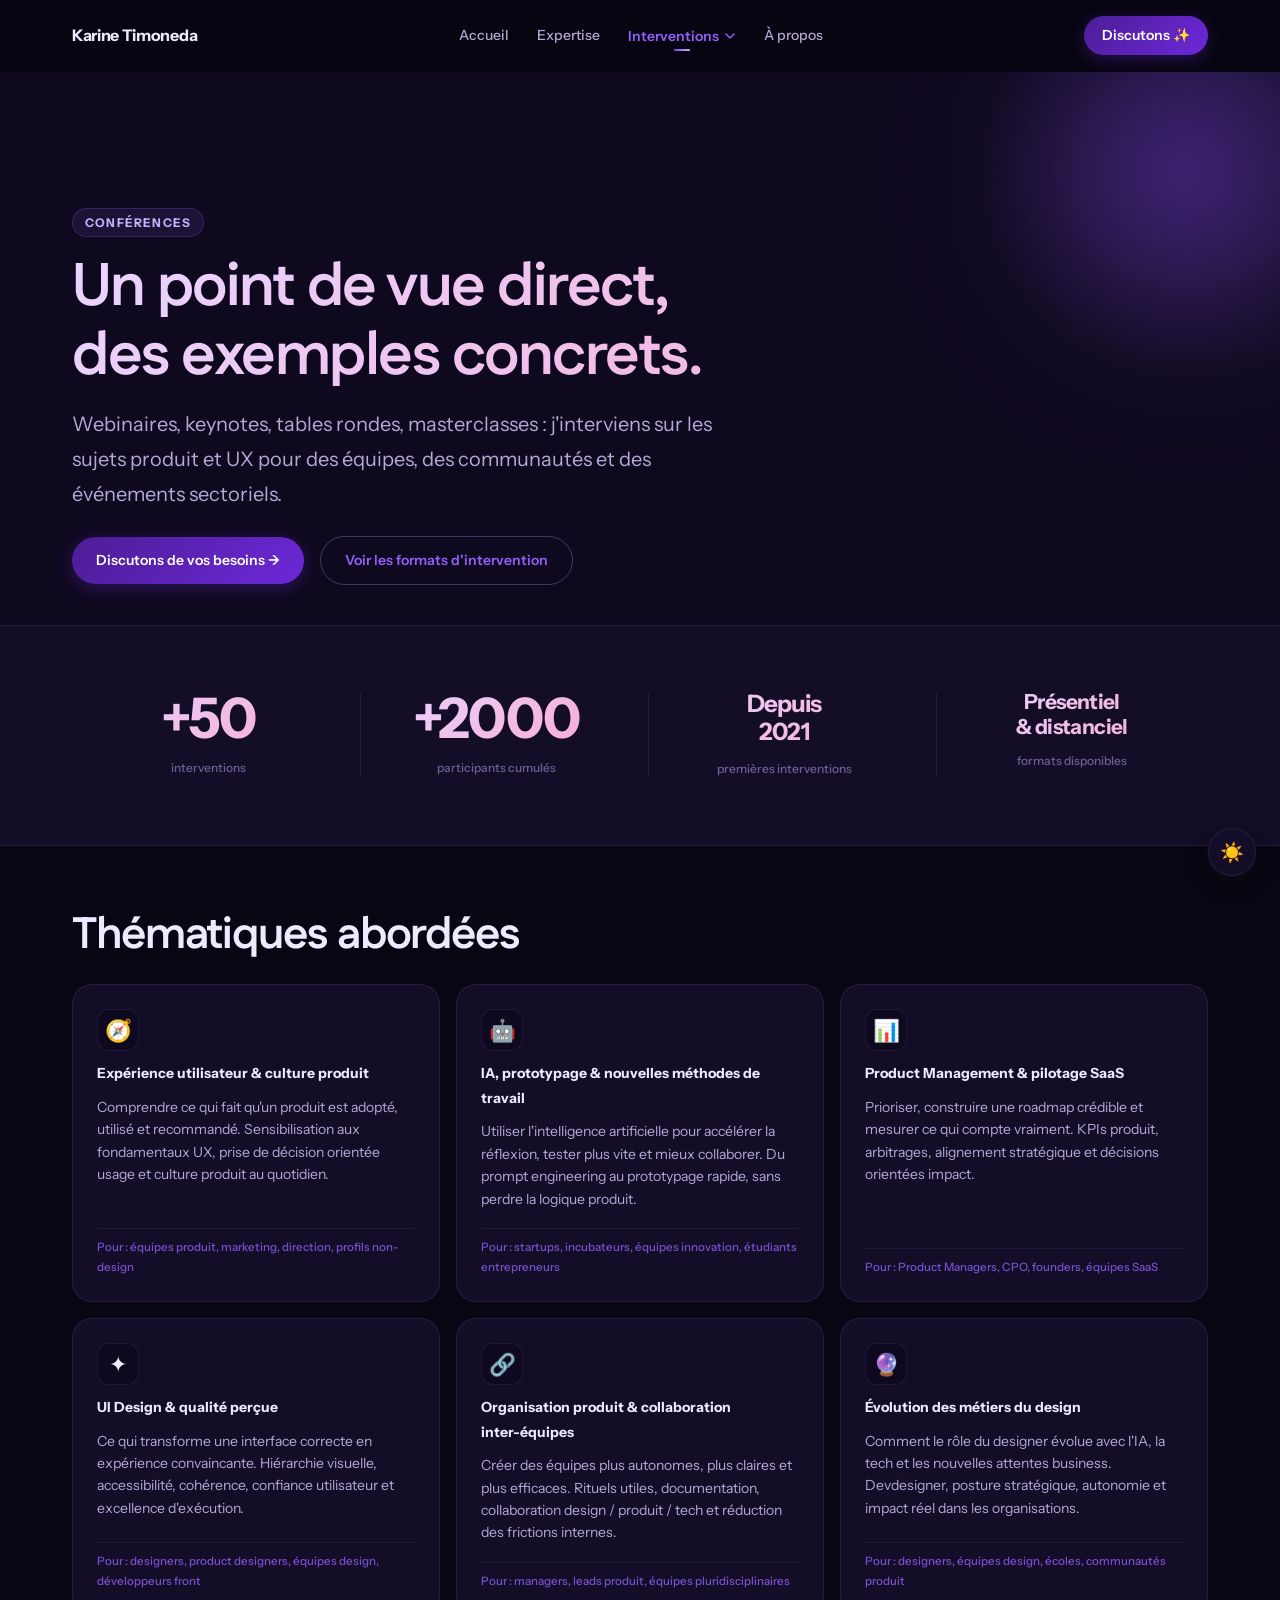
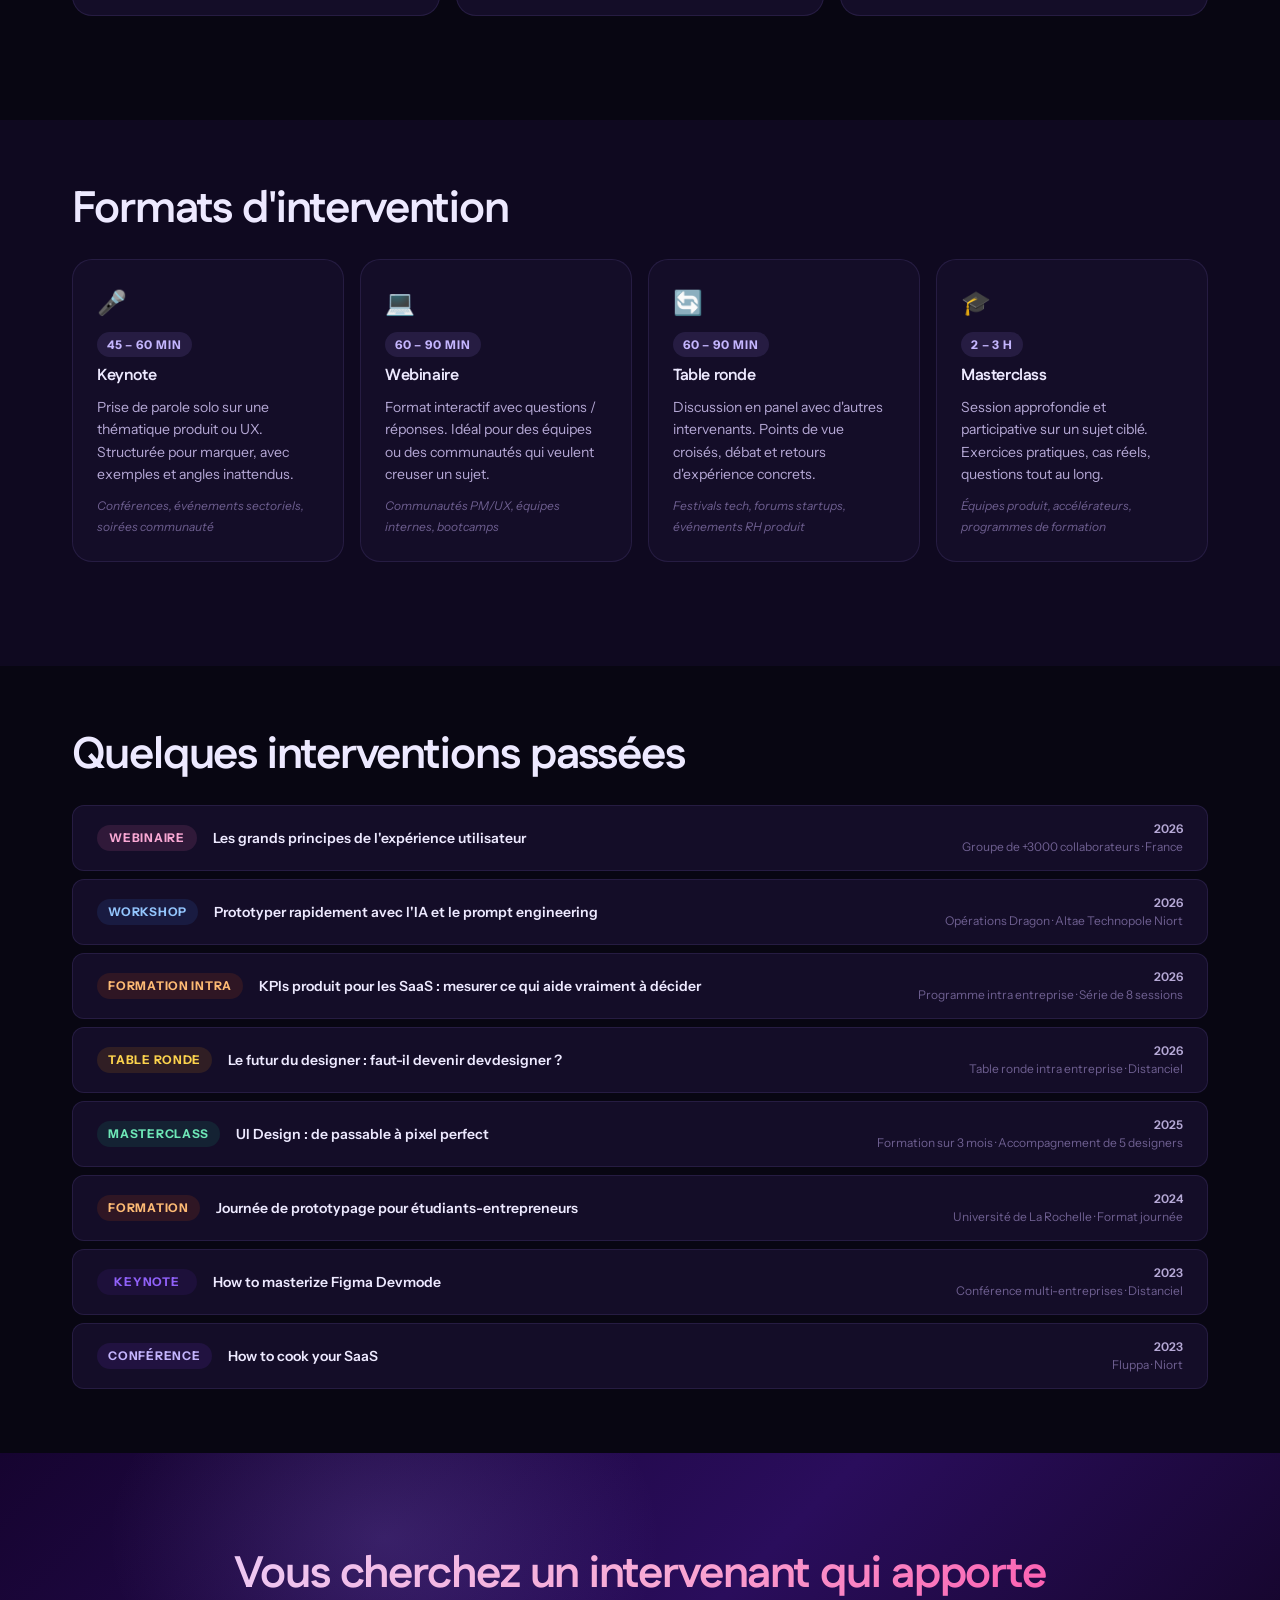
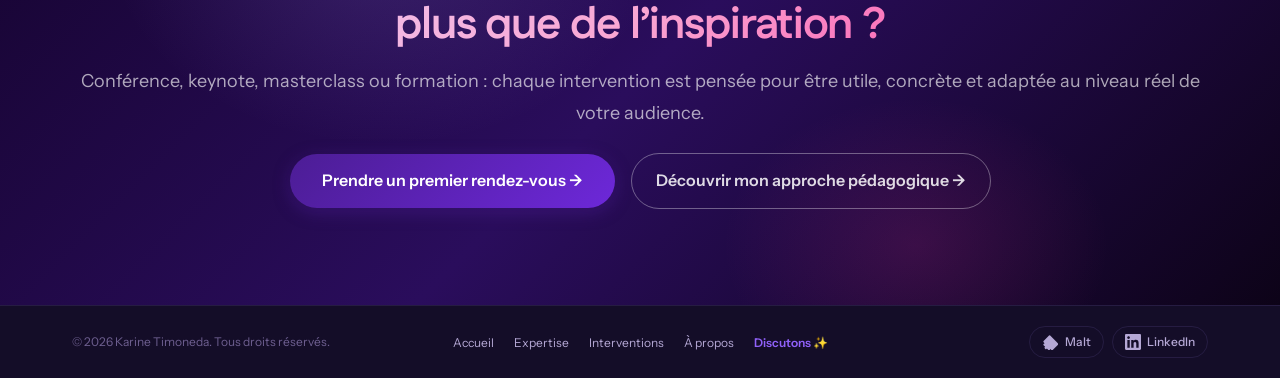
<file: conferences.html>
<!DOCTYPE html>
<html lang="fr" data-theme="light">
<head>
  <!-- Google tag (gtag.js) -->
  <script async src="https://www.googletagmanager.com/gtag/js?id=G-ZM0578PB3K"></script>
  <script>
    window.dataLayer = window.dataLayer || [];
    function gtag(){dataLayer.push(arguments);}
    gtag('js', new Date());
    gtag('config', 'G-ZM0578PB3K');
  </script>
  <meta charset="UTF-8">
  <meta name="viewport" content="width=device-width, initial-scale=1.0">
  <!-- Google Tag Manager -->
  <script>(function(w,d,s,l,i){w[l]=w[l]||[];w[l].push({'gtm.start':
  new Date().getTime(),event:'gtm.js'});var f=d.getElementsByTagName(s)[0],
  j=d.createElement(s),dl=l!='dataLayer'?'&l='+l:'';j.async=true;j.src=
  'https://www.googletagmanager.com/gtm.js?id='+i+dl;f.parentNode.insertBefore(j,f);
  })(window,document,'script','dataLayer','GTM-PGGFVB7Q');</script>
  <!-- End Google Tag Manager -->
  <title>Conférences · Karine Timoneda</title>
  <meta name="description" content="Karine Timoneda intervient en webinaire, keynote, table ronde et masterclass sur les sujets produit et UX, en français et en anglais.">
  <meta name="robots" content="index, follow">
  <link rel="canonical" href="https://www.karine-timoneda.com/conferences.html">
  <!-- Open Graph -->
  <meta property="og:type" content="website">
  <meta property="og:site_name" content="Karine Timoneda">
  <meta property="og:locale" content="fr_FR">
  <meta property="og:url" content="https://www.karine-timoneda.com/conferences.html">
  <meta property="og:title" content="Conférences · Karine Timoneda">
  <meta property="og:description" content="Karine Timoneda intervient en webinaire, keynote, table ronde et masterclass sur les sujets produit et UX, en français et en anglais.">
  <meta property="og:image" content="https://www.karine-timoneda.com/assets/img/karine-light.jpg">
  <meta property="og:image:alt" content="Karine Timoneda, Stratège Produit Senior">
  <!-- Twitter Card -->
  <meta name="twitter:card" content="summary_large_image">
  <meta name="twitter:title" content="Conférences · Karine Timoneda">
  <meta name="twitter:description" content="Karine Timoneda intervient en webinaire, keynote, table ronde et masterclass sur les sujets produit et UX, en français et en anglais.">
  <meta name="twitter:image" content="https://www.karine-timoneda.com/assets/img/karine-light.jpg">
  <link rel="icon" type="image/png" href="assets/img/favicon-k.png">
  <!-- Fonts -->
  <link rel="preconnect" href="https://fonts.googleapis.com">
  <link rel="preconnect" href="https://fonts.gstatic.com" crossorigin>
  <link rel="stylesheet" href="https://fonts.googleapis.com/css2?family=Fustat:wght@200;300;400;500;600;700;800&family=Instrument+Sans:ital,wght@0,400;0,500;0,600;0,700;1,400&display=swap">
  <link rel="stylesheet" href="assets/css/style.css">
  <script>
    (function () {
      try {
        var s = localStorage.getItem('karine-theme');
        if (s) { document.documentElement.setAttribute('data-theme', s); return; }
        if (window.matchMedia('(prefers-color-scheme: dark)').matches)
          document.documentElement.setAttribute('data-theme', 'dark');
      } catch (e) {}
    })();
  </script>
</head>
<body>
<!-- Google Tag Manager (noscript) -->
<noscript><iframe src="https://www.googletagmanager.com/ns.html?id=GTM-PGGFVB7Q"
height="0" width="0" style="display:none;visibility:hidden"></iframe></noscript>
<!-- End Google Tag Manager (noscript) -->
<div id="header-placeholder"></div>

<main id="main-content">

  <!-- HERO -->
  <section class="page-hero" aria-labelledby="conf-page-title" style="padding-bottom:0;border-bottom:none">
    <div class="hero-orb hero-orb-1" aria-hidden="true"
         style="width:300px;height:300px;top:-50px;right:-60px;animation-delay:-3s"></div>
    <div class="container">
      <span class="section-label page-hero-label">Conférences</span>
      <h1 class="page-hero-title text-gradient" id="conf-page-title">
        Un point de vue direct,<br>des exemples concrets.
      </h1>
      <p class="page-hero-desc">
        Webinaires, keynotes, tables rondes, masterclasses :
        j'interviens sur les sujets produit et UX pour des équipes, des communautés
        et des événements sectoriels.
      </p>
      <div class="hero-ctas">
        <a href="https://calendar.app.google/DLCuiwxWRqKBqRqp9"
           class="btn btn-primary"
           target="_blank"
           rel="noopener noreferrer">
          Discutons de vos besoins →
        </a>
        <a href="#formats-intervention" class="btn btn-secondary">Voir les formats d'intervention</a>
      </div>
    </div>
  </section>

  <!-- CHIFFRES CLÉS -->
  <section class="stats-section" aria-label="Chiffres clés">
    <div class="container">
      <div class="stats-grid reveal">

        <div class="stat-card">
          <span class="stat-value text-gradient">+50</span>
          <span class="stat-label">interventions</span>
        </div>

        <div class="stat-card">
          <span class="stat-value text-gradient">+2000</span>
          <span class="stat-label">participants cumulés</span>
        </div>

        <div class="stat-card">
          <span class="stat-value text-gradient" style="font-size:clamp(1.1rem,2.5vw,1.5rem);line-height:1.2">Depuis<br>2021</span>
          <span class="stat-label">premières interventions</span>
        </div>

        <div class="stat-card">
          <span class="stat-value text-gradient" style="font-size:clamp(1rem,2vw,1.3rem);line-height:1.2">Présentiel<br>&amp; distanciel</span>
          <span class="stat-label">formats disponibles</span>
        </div>

      </div>
    </div>
  </section>

  <!-- THÉMATIQUES -->
  <section class="section" aria-labelledby="themes-title">
    <div class="container">
      <div class="reveal">
        <h2 id="themes-title" class="section-title">Thématiques abordées</h2>
        <div class="topics-grid">

          <div class="topic-card">
            <div class="topic-card-icon">🧭</div>
            <p class="topic-card-title">Expérience utilisateur &amp; culture produit</p>
            <p class="topic-card-desc">
              Comprendre ce qui fait qu'un produit est adopté, utilisé et recommandé.
              Sensibilisation aux fondamentaux UX, prise de décision orientée usage et culture produit au quotidien.
            </p>
            <p class="topic-card-audience">Pour : équipes produit, marketing, direction, profils non-design</p>
          </div>

          <div class="topic-card">
            <div class="topic-card-icon">🤖</div>
            <p class="topic-card-title">IA, prototypage &amp; nouvelles méthodes de travail</p>
            <p class="topic-card-desc">
              Utiliser l'intelligence artificielle pour accélérer la réflexion, tester plus vite et mieux collaborer.
              Du prompt engineering au prototypage rapide, sans perdre la logique produit.
            </p>
            <p class="topic-card-audience">Pour : startups, incubateurs, équipes innovation, étudiants entrepreneurs</p>
          </div>

          <div class="topic-card">
            <div class="topic-card-icon">📊</div>
            <p class="topic-card-title">Product Management &amp; pilotage SaaS</p>
            <p class="topic-card-desc">
              Prioriser, construire une roadmap crédible et mesurer ce qui compte vraiment.
              KPIs produit, arbitrages, alignement stratégique et décisions orientées impact.
            </p>
            <p class="topic-card-audience">Pour : Product Managers, CPO, founders, équipes SaaS</p>
          </div>

          <div class="topic-card">
            <div class="topic-card-icon">✦</div>
            <p class="topic-card-title">UI Design &amp; qualité perçue</p>
            <p class="topic-card-desc">
              Ce qui transforme une interface correcte en expérience convaincante.
              Hiérarchie visuelle, accessibilité, cohérence, confiance utilisateur et excellence d'exécution.
            </p>
            <p class="topic-card-audience">Pour : designers, product designers, équipes design, développeurs front</p>
          </div>

          <div class="topic-card">
            <div class="topic-card-icon">🔗</div>
            <p class="topic-card-title">Organisation produit &amp; collaboration inter-équipes</p>
            <p class="topic-card-desc">
              Créer des équipes plus autonomes, plus claires et plus efficaces.
              Rituels utiles, documentation, collaboration design / produit / tech et réduction des frictions internes.
            </p>
            <p class="topic-card-audience">Pour : managers, leads produit, équipes pluridisciplinaires</p>
          </div>

          <div class="topic-card">
            <div class="topic-card-icon">🔮</div>
            <p class="topic-card-title">Évolution des métiers du design</p>
            <p class="topic-card-desc">
              Comment le rôle du designer évolue avec l'IA, la tech et les nouvelles attentes business.
              Devdesigner, posture stratégique, autonomie et impact réel dans les organisations.
            </p>
            <p class="topic-card-audience">Pour : designers, équipes design, écoles, communautés produit</p>
          </div>

        </div>
      </div>
    </div>
  </section>

  <!-- FORMATS D'INTERVENTION -->
  <section class="section bg-alt" id="formats-intervention" aria-labelledby="formats-title">
    <div class="container">
      <div class="reveal">
        <h2 id="formats-title" class="section-title">Formats d'intervention</h2>
        <div class="formats-grid">

          <div class="format-card">
            <span class="format-card-icon">🎤</span>
            <span class="format-card-duration">45 – 60 min</span>
            <h4 class="format-card-title">Keynote</h4>
            <p class="format-card-desc">
              Prise de parole solo sur une thématique produit ou UX.
              Structurée pour marquer, avec exemples et angles inattendus.
            </p>
            <p class="format-card-context">Conférences, événements sectoriels, soirées communauté</p>
          </div>

          <div class="format-card">
            <span class="format-card-icon">💻</span>
            <span class="format-card-duration">60 – 90 min</span>
            <h4 class="format-card-title">Webinaire</h4>
            <p class="format-card-desc">
              Format interactif avec questions / réponses.
              Idéal pour des équipes ou des communautés qui veulent creuser un sujet.
            </p>
            <p class="format-card-context">Communautés PM/UX, équipes internes, bootcamps</p>
          </div>

          <div class="format-card">
            <span class="format-card-icon">🔄</span>
            <span class="format-card-duration">60 – 90 min</span>
            <h4 class="format-card-title">Table ronde</h4>
            <p class="format-card-desc">
              Discussion en panel avec d'autres intervenants.
              Points de vue croisés, débat et retours d'expérience concrets.
            </p>
            <p class="format-card-context">Festivals tech, forums startups, événements RH produit</p>
          </div>

          <div class="format-card">
            <span class="format-card-icon">🎓</span>
            <span class="format-card-duration">2 – 3 h</span>
            <h4 class="format-card-title">Masterclass</h4>
            <p class="format-card-desc">
              Session approfondie et participative sur un sujet ciblé.
              Exercices pratiques, cas réels, questions tout au long.
            </p>
            <p class="format-card-context">Équipes produit, accélérateurs, programmes de formation</p>
          </div>

        </div>
      </div>
    </div>
  </section>

  <!-- INTERVENTIONS PASSÉES -->
  <section class="section" aria-labelledby="past-title">
    <div class="container">
      <div class="reveal">
        <h2 id="past-title" class="section-title">Quelques interventions passées</h2>
        <div class="intervention-list">

          <div class="intervention-item">
            <span class="intervention-badge badge-webinaire">Webinaire</span>
            <span class="intervention-title">Les grands principes de l'expérience utilisateur</span>
            <div class="intervention-meta">
              <strong>2026</strong>
              Groupe de +3000 collaborateurs · France
            </div>
          </div>

          <div class="intervention-item">
            <span class="intervention-badge badge-workshop">Workshop</span>
            <span class="intervention-title">Prototyper rapidement avec l'IA et le prompt engineering</span>
            <div class="intervention-meta">
              <strong>2026</strong>
              Opérations Dragon · Altae Technopole Niort
            </div>
          </div>

          <div class="intervention-item">
            <span class="intervention-badge badge-formation">Formation intra</span>
            <span class="intervention-title">KPIs produit pour les SaaS : mesurer ce qui aide vraiment à décider</span>
            <div class="intervention-meta">
              <strong>2026</strong>
              Programme intra entreprise · Série de 8 sessions
            </div>
          </div>

          <div class="intervention-item">
            <span class="intervention-badge badge-table">Table ronde</span>
            <span class="intervention-title">Le futur du designer : faut-il devenir devdesigner ?</span>
            <div class="intervention-meta">
              <strong>2026</strong>
              Table ronde intra entreprise · Distanciel
            </div>
          </div>

          <div class="intervention-item">
            <span class="intervention-badge badge-masterclass">Masterclass</span>
            <span class="intervention-title">UI Design : de passable à pixel perfect</span>
            <div class="intervention-meta">
              <strong>2025</strong>
              Formation sur 3 mois · Accompagnement de 5 designers
            </div>
          </div>

          <div class="intervention-item">
            <span class="intervention-badge badge-formation">Formation</span>
            <span class="intervention-title">Journée de prototypage pour étudiants-entrepreneurs</span>
            <div class="intervention-meta">
              <strong>2024</strong>
              Université de La Rochelle · Format journée
            </div>
          </div>

          <div class="intervention-item">
            <span class="intervention-badge badge-keynote">Keynote</span>
            <span class="intervention-title">How to masterize Figma Devmode</span>
            <div class="intervention-meta">
              <strong>2023</strong>
              Conférence multi-entreprises · Distanciel
            </div>
          </div>

          <div class="intervention-item">
            <span class="intervention-badge badge-conference">Conférence</span>
            <span class="intervention-title">How to cook your SaaS</span>
            <div class="intervention-meta">
              <strong>2023</strong>
              Fluppa · Niort
            </div>
          </div>

        </div>
      </div>
    </div>
  </section>

  <!-- CTA -->
  <section class="cta-section" aria-labelledby="cta-conf-title">
    <div class="container reveal">
      <h2 id="cta-conf-title" style="margin-bottom:var(--space-sm)">
        Vous cherchez un intervenant qui apporte <br>plus que de l’inspiration ?
      </h2>
      <p class="section-intro" style="color:rgba(255,255,255,0.65);margin-bottom:var(--space-md)">
        Conférence, keynote, masterclass ou formation : chaque intervention est pensée pour être utile, concrète et adaptée au niveau réel de votre audience.
      </p>
      <div class="cta-buttons">
        <a href="https://calendar.app.google/DLCuiwxWRqKBqRqp9"
           class="btn btn-primary btn-lg"
           target="_blank"
           rel="noopener noreferrer">
          Prendre un premier rendez-vous →
        </a>
        <a href="enseignement" class="btn-outline-light btn-lg">
          Découvrir mon approche pédagogique →
        </a>
      </div>
    </div>
  </section>

</main>

<div id="footer-placeholder"></div>
<script src="assets/js/components.js"></script>
<script src="assets/js/main.js"></script>
</body>
</html>
</file>
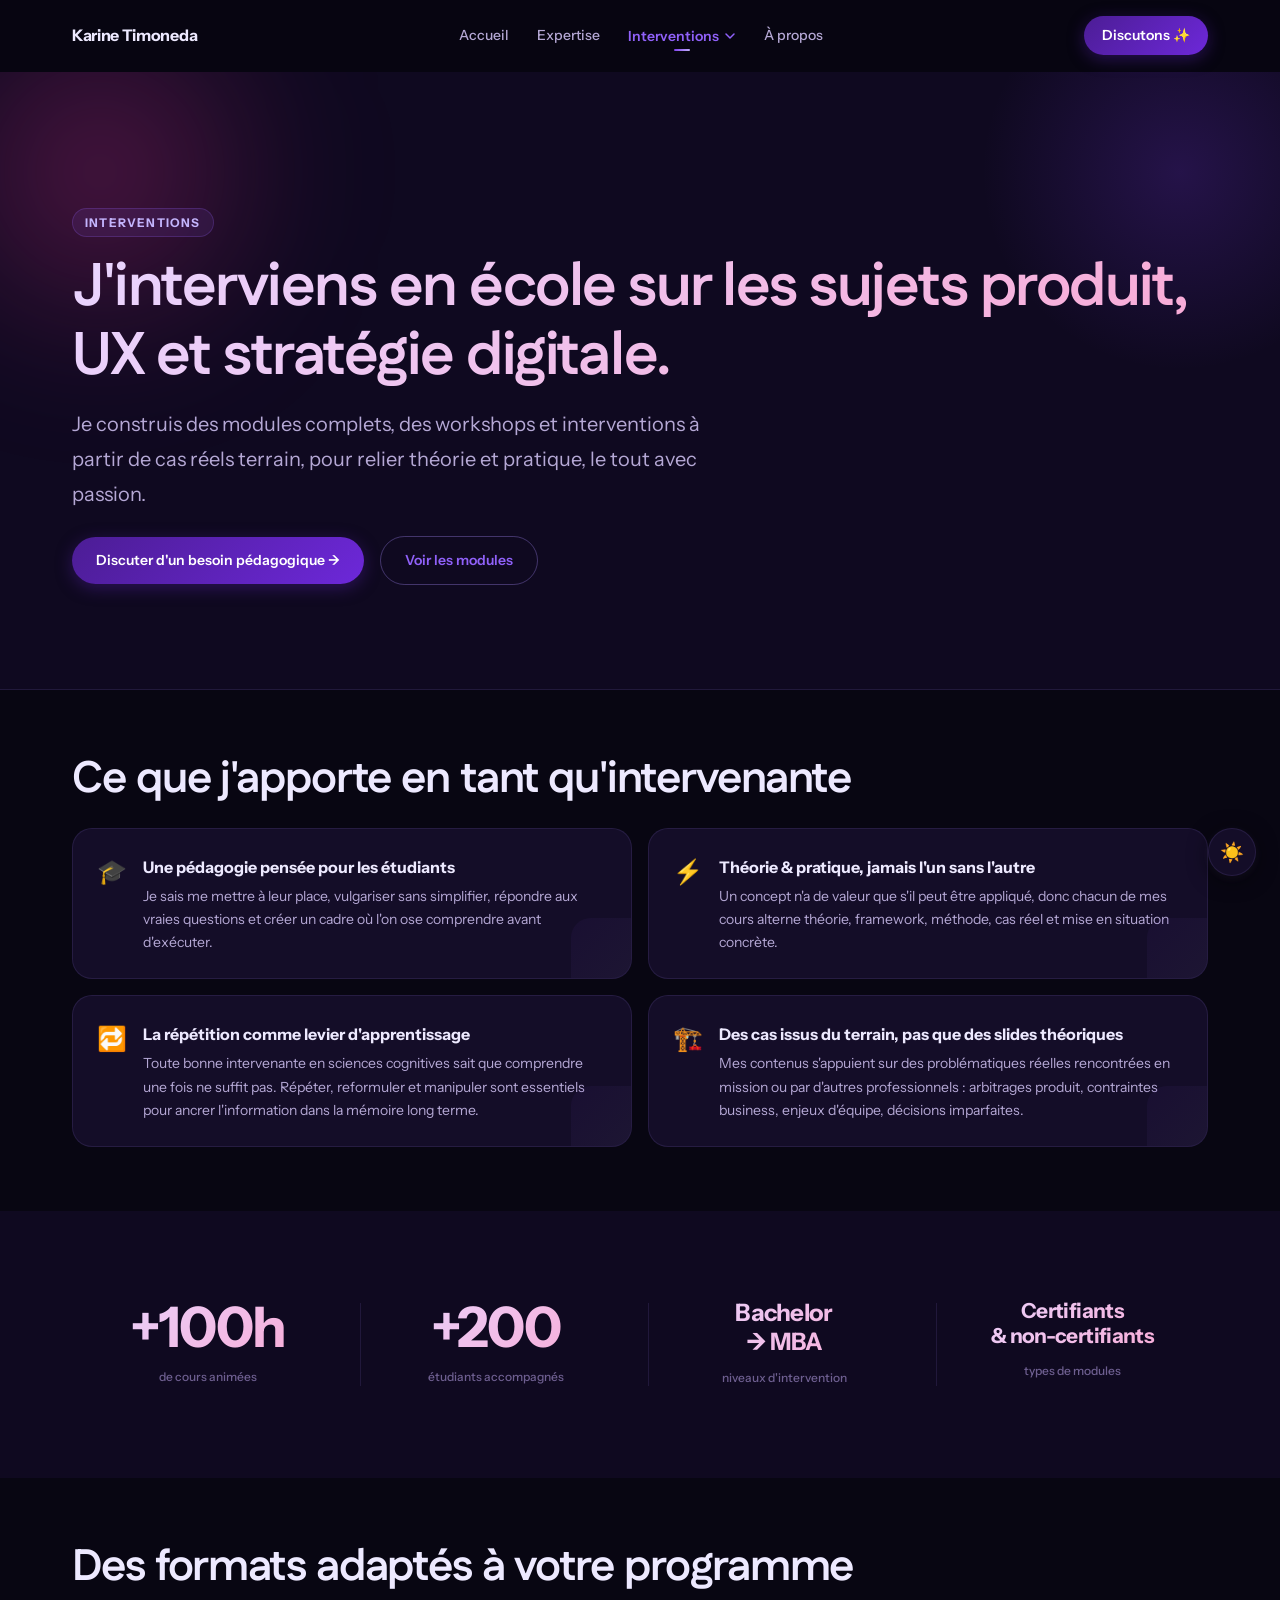
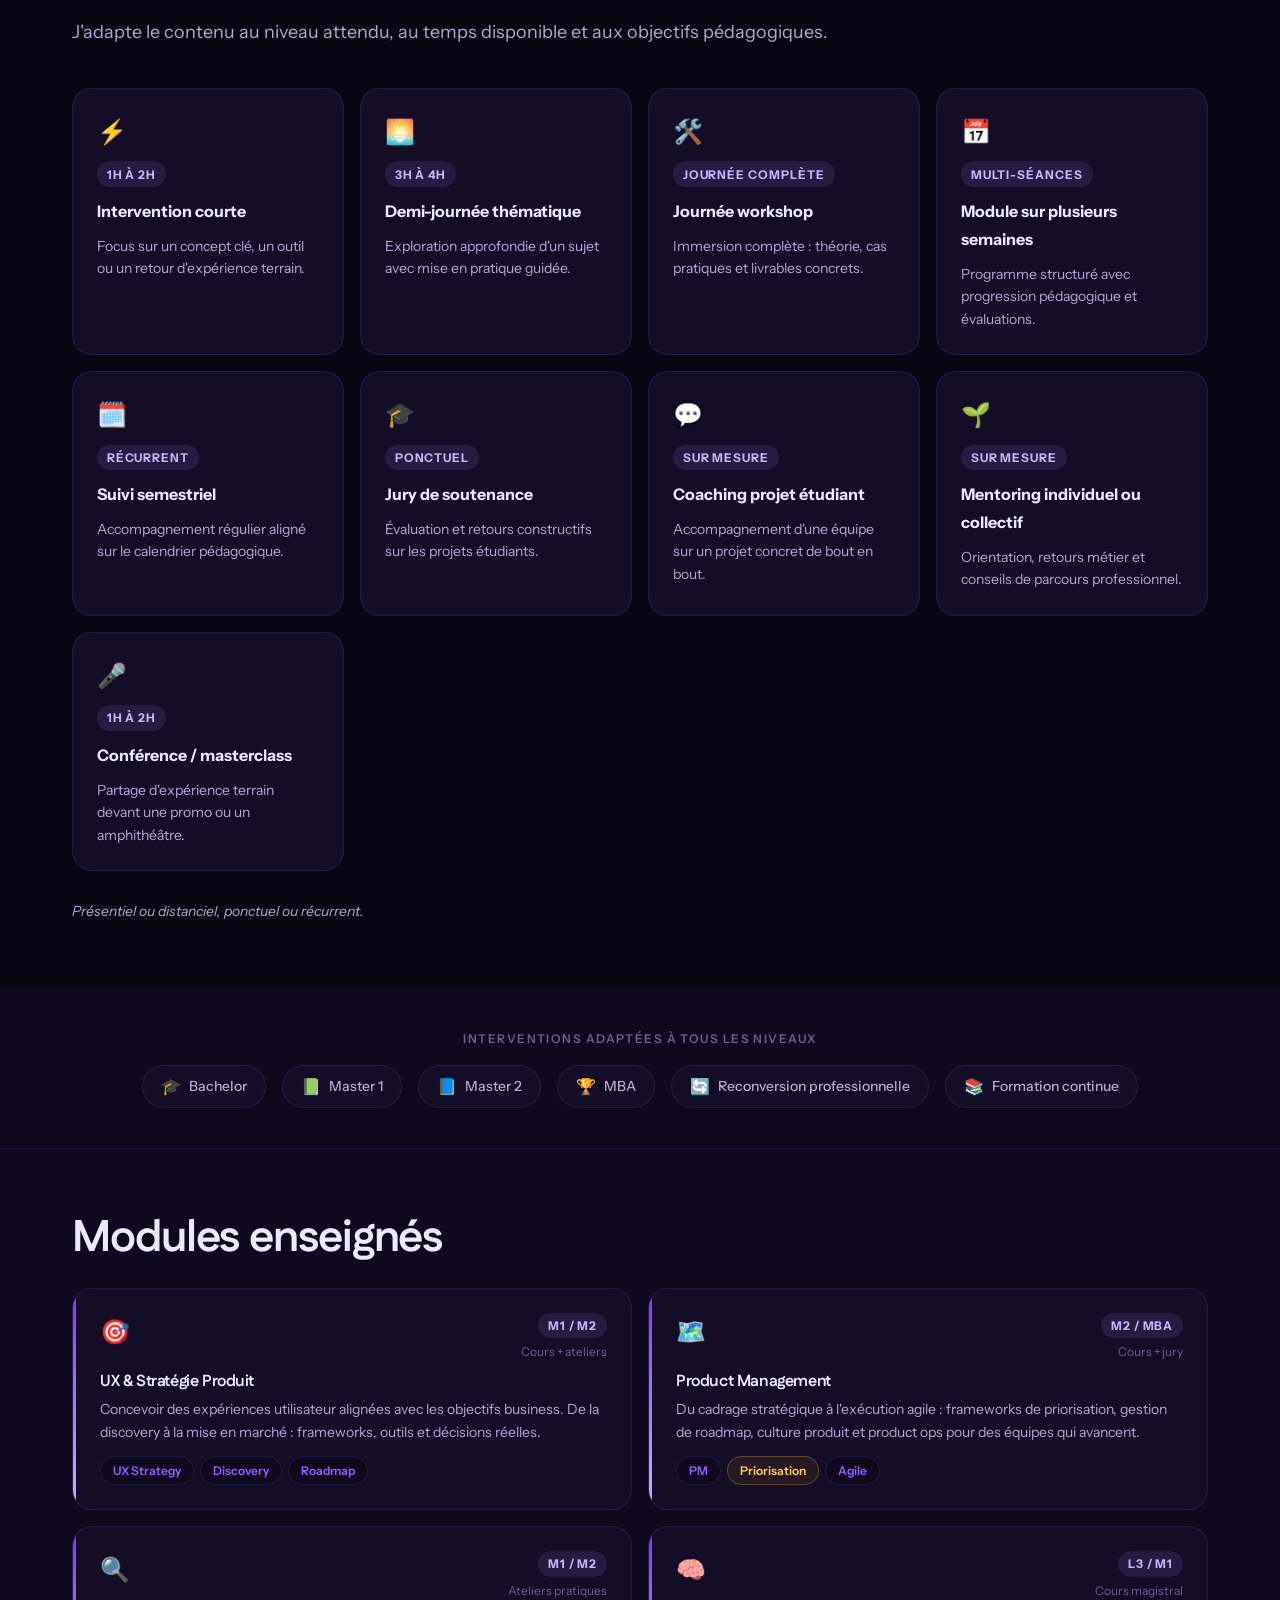
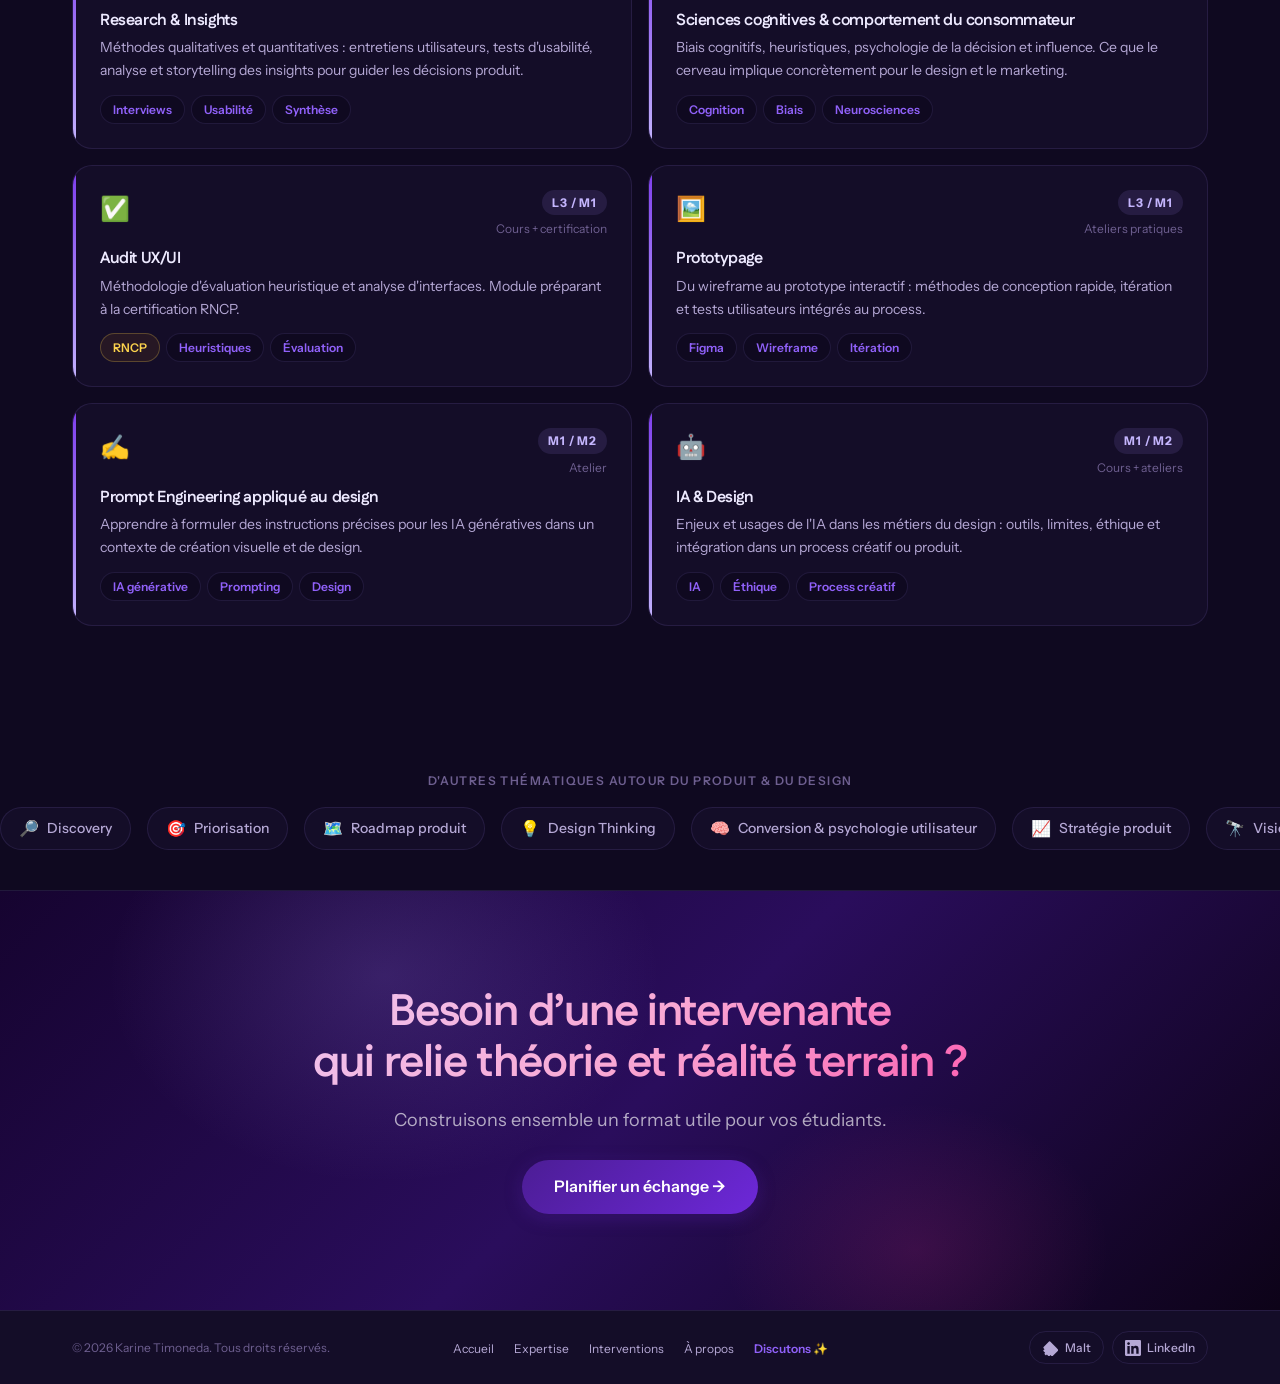
<file: enseignement.html>
<!DOCTYPE html>
<html lang="fr" data-theme="light">
<head>
  <!-- Google tag (gtag.js) -->
  <script async src="https://www.googletagmanager.com/gtag/js?id=G-ZM0578PB3K"></script>
  <script>
    window.dataLayer = window.dataLayer || [];
    function gtag(){dataLayer.push(arguments);}
    gtag('js', new Date());
    gtag('config', 'G-ZM0578PB3K');
  </script>
  <meta charset="UTF-8">
  <meta name="viewport" content="width=device-width, initial-scale=1.0">
  <!-- Google Tag Manager -->
  <script>(function(w,d,s,l,i){w[l]=w[l]||[];w[l].push({'gtm.start':
  new Date().getTime(),event:'gtm.js'});var f=d.getElementsByTagName(s)[0],
  j=d.createElement(s),dl=l!='dataLayer'?'&l='+l:'';j.async=true;j.src=
  'https://www.googletagmanager.com/gtm.js?id='+i+dl;f.parentNode.insertBefore(j,f);
  })(window,document,'script','dataLayer','GTM-PGGFVB7Q');</script>
  <!-- End Google Tag Manager -->
  <title>Enseignement · Karine Timoneda</title>
  <meta name="description" content="Karine Timoneda intervient en école de design et management : UX, stratégie produit, comportement utilisateur. Cours, ateliers et jurys.">
  <meta name="robots" content="index, follow">
  <link rel="canonical" href="https://www.karine-timoneda.com/enseignement.html">
  <!-- Open Graph -->
  <meta property="og:type" content="website">
  <meta property="og:site_name" content="Karine Timoneda">
  <meta property="og:locale" content="fr_FR">
  <meta property="og:url" content="https://www.karine-timoneda.com/enseignement.html">
  <meta property="og:title" content="Enseignement · Karine Timoneda">
  <meta property="og:description" content="Karine Timoneda intervient en école de design et management : UX, stratégie produit, comportement utilisateur. Cours, ateliers et jurys.">
  <meta property="og:image" content="https://www.karine-timoneda.com/assets/img/karine-light.jpg">
  <meta property="og:image:alt" content="Karine Timoneda, Stratège Produit Senior">
  <!-- Twitter Card -->
  <meta name="twitter:card" content="summary_large_image">
  <meta name="twitter:title" content="Enseignement · Karine Timoneda">
  <meta name="twitter:description" content="Karine Timoneda intervient en école de design et management : UX, stratégie produit, comportement utilisateur. Cours, ateliers et jurys.">
  <meta name="twitter:image" content="https://www.karine-timoneda.com/assets/img/karine-light.jpg">
  <link rel="icon" type="image/png" href="assets/img/favicon-k.png">
  <!-- Fonts -->
  <link rel="preconnect" href="https://fonts.googleapis.com">
  <link rel="preconnect" href="https://fonts.gstatic.com" crossorigin>
  <link rel="stylesheet" href="https://fonts.googleapis.com/css2?family=Fustat:wght@200;300;400;500;600;700;800&family=Instrument+Sans:ital,wght@0,400;0,500;0,600;0,700;1,400&display=swap">
  <link rel="stylesheet" href="assets/css/style.css">
  <script>
    (function () {
      try {
        var s = localStorage.getItem('karine-theme');
        if (s) { document.documentElement.setAttribute('data-theme', s); return; }
        if (window.matchMedia('(prefers-color-scheme: dark)').matches)
          document.documentElement.setAttribute('data-theme', 'dark');
      } catch (e) {}
    })();
  </script>
</head>
<body>
<!-- Google Tag Manager (noscript) -->
<noscript><iframe src="https://www.googletagmanager.com/ns.html?id=GTM-PGGFVB7Q"
height="0" width="0" style="display:none;visibility:hidden"></iframe></noscript>
<!-- End Google Tag Manager (noscript) -->
<div id="header-placeholder"></div>

<main id="main-content">

  <!-- HERO -->
  <section class="page-hero" aria-labelledby="ens-page-title">
    <div class="hero-orb hero-orb-2" aria-hidden="true"
         style="width:300px;height:300px;top:-50px;right:-60px;animation-delay:-4s"></div>
    <div class="container">
      <span class="section-label page-hero-label">Interventions</span>
      <h1 class="page-hero-title text-gradient" id="ens-page-title">
        J'interviens en école sur les sujets produit, UX et stratégie digitale.
      </h1>
      <p class="page-hero-desc">
        Je construis des modules complets, des workshops et interventions à partir de cas réels terrain,
        pour relier théorie et pratique, le tout avec passion.
      </p>
      <div class="hero-ctas">
        <a href="https://calendar.app.google/DLCuiwxWRqKBqRqp9"
           class="btn btn-primary"
           target="_blank"
           rel="noopener noreferrer">
          Discuter d'un besoin pédagogique →
        </a>
        <a href="#enseignement" class="btn btn-secondary">Voir les modules</a>
      </div>
    </div>
  </section>

  <!-- DIFFÉRENCIATION -->
  <section class="section" aria-labelledby="diff-title">
    <div class="container">
      <h2 class="section-title reveal" id="diff-title">Ce que j'apporte en tant qu'intervenante</h2>
      <div class="values-grid reveal">

        <div class="value-item">
          <span class="value-icon">🎓</span>
          <div>
            <p class="value-title">Une pédagogie pensée pour les étudiants</p>
            <p class="value-desc">Je sais me mettre à leur place, vulgariser sans simplifier, répondre aux vraies questions et créer un cadre où l'on ose comprendre avant d'exécuter.</p>
          </div>
        </div>

        <div class="value-item">
          <span class="value-icon">⚡</span>
          <div>
            <p class="value-title">Théorie &amp; pratique, jamais l'un sans l'autre</p>
            <p class="value-desc">Un concept n'a de valeur que s'il peut être appliqué, donc chacun de mes cours alterne théorie, framework, méthode, cas réel et mise en situation concrète.</p>
          </div>
        </div>

        <div class="value-item">
          <span class="value-icon">🔁</span>
          <div>
            <p class="value-title">La répétition comme levier d'apprentissage</p>
            <p class="value-desc">Toute bonne intervenante en sciences cognitives sait que comprendre une fois ne suffit pas. Répéter, reformuler et manipuler sont essentiels pour ancrer l'information dans la mémoire long terme.</p>
          </div>
        </div>

        <div class="value-item">
          <span class="value-icon">🏗️</span>
          <div>
            <p class="value-title">Des cas issus du terrain, pas que des slides théoriques</p>
            <p class="value-desc">Mes contenus s'appuient sur des problématiques réelles rencontrées en mission ou par d'autres professionnels : arbitrages produit, contraintes business, enjeux d'équipe, décisions imparfaites.</p>
          </div>
        </div>

      </div>
    </div>
  </section>

  <!-- CHIFFRES CLÉS -->
  <section class="section bg-alt" aria-label="Chiffres clés">
    <div class="container">
      <div class="stats-grid reveal">

        <div class="stat-card">
          <span class="stat-value text-gradient">+100h</span>
          <span class="stat-label">de cours animées</span>
        </div>

        <div class="stat-card">
          <span class="stat-value text-gradient">+200</span>
          <span class="stat-label">étudiants accompagnés</span>
        </div>

        <div class="stat-card">
          <span class="stat-value text-gradient" style="font-size:clamp(1.1rem,2.5vw,1.5rem);line-height:1.2">Bachelor<br>→ MBA</span>
          <span class="stat-label">niveaux d'intervention</span>
        </div>

        <div class="stat-card">
          <span class="stat-value text-gradient" style="font-size:clamp(1rem,2vw,1.3rem);line-height:1.2">Certifiants<br>&amp; non-certifiants</span>
          <span class="stat-label">types de modules</span>
        </div>

      </div>
    </div>
  </section>

  <!-- FORMATS -->
  <section class="section" aria-labelledby="formats-title">
    <div class="container">
      <h2 class="section-title reveal" id="formats-title">Des formats adaptés à votre programme</h2>
      <p class="section-intro reveal">J'adapte le contenu au niveau attendu, au temps disponible et aux objectifs pédagogiques.</p>
      <div class="formats-grid reveal">

        <div class="format-card">
          <span class="format-card-icon">⚡</span>
          <span class="format-card-duration">1h à 2h</span>
          <p class="format-card-title">Intervention courte</p>
          <p class="format-card-desc">Focus sur un concept clé, un outil ou un retour d'expérience terrain.</p>
        </div>

        <div class="format-card">
          <span class="format-card-icon">🌅</span>
          <span class="format-card-duration">3h à 4h</span>
          <p class="format-card-title">Demi-journée thématique</p>
          <p class="format-card-desc">Exploration approfondie d'un sujet avec mise en pratique guidée.</p>
        </div>

        <div class="format-card">
          <span class="format-card-icon">🛠️</span>
          <span class="format-card-duration">Journée complète</span>
          <p class="format-card-title">Journée workshop</p>
          <p class="format-card-desc">Immersion complète : théorie, cas pratiques et livrables concrets.</p>
        </div>

        <div class="format-card">
          <span class="format-card-icon">📅</span>
          <span class="format-card-duration">Multi-séances</span>
          <p class="format-card-title">Module sur plusieurs semaines</p>
          <p class="format-card-desc">Programme structuré avec progression pédagogique et évaluations.</p>
        </div>

        <div class="format-card">
          <span class="format-card-icon">🗓️</span>
          <span class="format-card-duration">Récurrent</span>
          <p class="format-card-title">Suivi semestriel</p>
          <p class="format-card-desc">Accompagnement régulier aligné sur le calendrier pédagogique.</p>
        </div>

        <div class="format-card">
          <span class="format-card-icon">🎓</span>
          <span class="format-card-duration">Ponctuel</span>
          <p class="format-card-title">Jury de soutenance</p>
          <p class="format-card-desc">Évaluation et retours constructifs sur les projets étudiants.</p>
        </div>

        <div class="format-card">
          <span class="format-card-icon">💬</span>
          <span class="format-card-duration">Sur mesure</span>
          <p class="format-card-title">Coaching projet étudiant</p>
          <p class="format-card-desc">Accompagnement d'une équipe sur un projet concret de bout en bout.</p>
        </div>

        <div class="format-card">
          <span class="format-card-icon">🌱</span>
          <span class="format-card-duration">Sur mesure</span>
          <p class="format-card-title">Mentoring individuel ou collectif</p>
          <p class="format-card-desc">Orientation, retours métier et conseils de parcours professionnel.</p>
        </div>

        <div class="format-card">
          <span class="format-card-icon">🎤</span>
          <span class="format-card-duration">1h à 2h</span>
          <p class="format-card-title">Conférence / masterclass</p>
          <p class="format-card-desc">Partage d'expérience terrain devant une promo ou un amphithéâtre.</p>
        </div>

      </div>
      <p class="reveal" style="font-size:var(--text-sm);color:var(--text-secondary);font-style:italic;margin-top:calc(var(--space-md) * -0.5)">Présentiel ou distanciel, ponctuel ou récurrent.</p>
    </div>
  </section>

  <!-- NIVEAUX -->
  <div class="marquee-section">
    <p class="marquee-label">Interventions adaptées à tous les niveaux</p>
    <div style="display:flex;justify-content:center;flex-wrap:wrap;gap:var(--space-sm);padding:0 var(--space-md)">
      <div class="marquee-chip"><span class="marquee-chip-icon">🎓</span>Bachelor</div>
      <div class="marquee-chip"><span class="marquee-chip-icon">📗</span>Master 1</div>
      <div class="marquee-chip"><span class="marquee-chip-icon">📘</span>Master 2</div>
      <div class="marquee-chip"><span class="marquee-chip-icon">🏆</span>MBA</div>
      <div class="marquee-chip"><span class="marquee-chip-icon">🔄</span>Reconversion professionnelle</div>
      <div class="marquee-chip"><span class="marquee-chip-icon">📚</span>Formation continue</div>
    </div>
  </div>

  <!-- MODULES -->
  <section class="section bg-alt transmission-section" id="enseignement" aria-labelledby="ens-title">
    <div class="container">

      <!-- Modules enseignés -->
      <div class="reveal">
        <h2 class="section-title" id="ens-title">Modules enseignés</h2>
        <div class="modules-grid">

          <article class="module-card">
            <div class="module-card-header">
              <span class="module-card-icon">🎯</span>
              <div class="module-card-meta">
                <span class="module-card-level">M1 / M2</span>
                <span class="module-card-format">Cours + ateliers</span>
              </div>
            </div>
            <div class="module-card-body">
              <h4 class="module-card-title">UX &amp; Stratégie Produit</h4>
              <p class="module-card-desc">
                Concevoir des expériences utilisateur alignées avec les objectifs business.
                De la discovery à la mise en marché : frameworks, outils et décisions réelles.
              </p>
              <div class="module-tags">
                <span class="tag">UX Strategy</span>
                <span class="tag">Discovery</span>
                <span class="tag">Roadmap</span>
              </div>
            </div>
          </article>

          <article class="module-card">
            <div class="module-card-header">
              <span class="module-card-icon">🗺️</span>
              <div class="module-card-meta">
                <span class="module-card-level">M2 / MBA</span>
                <span class="module-card-format">Cours + jury</span>
              </div>
            </div>
            <div class="module-card-body">
              <h4 class="module-card-title">Product Management</h4>
              <p class="module-card-desc">
                Du cadrage stratégique à l'exécution agile : frameworks de priorisation,
                gestion de roadmap, culture produit et product ops pour des équipes qui avancent.
              </p>
              <div class="module-tags">
                <span class="tag">PM</span>
                <span class="tag tag-amber">Priorisation</span>
                <span class="tag">Agile</span>
              </div>
            </div>
          </article>

          <article class="module-card">
            <div class="module-card-header">
              <span class="module-card-icon">🔍</span>
              <div class="module-card-meta">
                <span class="module-card-level">M1 / M2</span>
                <span class="module-card-format">Ateliers pratiques</span>
              </div>
            </div>
            <div class="module-card-body">
              <h4 class="module-card-title">Research &amp; Insights</h4>
              <p class="module-card-desc">
                Méthodes qualitatives et quantitatives : entretiens utilisateurs, tests d'usabilité,
                analyse et storytelling des insights pour guider les décisions produit.
              </p>
              <div class="module-tags">
                <span class="tag">Interviews</span>
                <span class="tag">Usabilité</span>
                <span class="tag">Synthèse</span>
              </div>
            </div>
          </article>

          <article class="module-card">
            <div class="module-card-header">
              <span class="module-card-icon">🧠</span>
              <div class="module-card-meta">
                <span class="module-card-level">L3 / M1</span>
                <span class="module-card-format">Cours magistral</span>
              </div>
            </div>
            <div class="module-card-body">
              <h4 class="module-card-title">Sciences cognitives &amp; comportement du consommateur</h4>
              <p class="module-card-desc">
                Biais cognitifs, heuristiques, psychologie de la décision et influence.
                Ce que le cerveau implique concrètement pour le design et le marketing.
              </p>
              <div class="module-tags">
                <span class="tag">Cognition</span>
                <span class="tag">Biais</span>
                <span class="tag">Neurosciences</span>
              </div>
            </div>
          </article>

          <article class="module-card">
            <div class="module-card-header">
              <span class="module-card-icon">✅</span>
              <div class="module-card-meta">
                <span class="module-card-level">L3 / M1</span>
                <span class="module-card-format">Cours + certification</span>
              </div>
            </div>
            <div class="module-card-body">
              <h4 class="module-card-title">Audit UX/UI</h4>
              <p class="module-card-desc">
                Méthodologie d'évaluation heuristique et analyse d'interfaces.
                Module préparant à la certification RNCP.
              </p>
              <div class="module-tags">
                <span class="tag tag-amber">RNCP</span>
                <span class="tag">Heuristiques</span>
                <span class="tag">Évaluation</span>
              </div>
            </div>
          </article>

          <article class="module-card">
            <div class="module-card-header">
              <span class="module-card-icon">🖼️</span>
              <div class="module-card-meta">
                <span class="module-card-level">L3 / M1</span>
                <span class="module-card-format">Ateliers pratiques</span>
              </div>
            </div>
            <div class="module-card-body">
              <h4 class="module-card-title">Prototypage</h4>
              <p class="module-card-desc">
                Du wireframe au prototype interactif : méthodes de conception rapide,
                itération et tests utilisateurs intégrés au process.
              </p>
              <div class="module-tags">
                <span class="tag">Figma</span>
                <span class="tag">Wireframe</span>
                <span class="tag">Itération</span>
              </div>
            </div>
          </article>

          <article class="module-card">
            <div class="module-card-header">
              <span class="module-card-icon">✍️</span>
              <div class="module-card-meta">
                <span class="module-card-level">M1 / M2</span>
                <span class="module-card-format">Atelier</span>
              </div>
            </div>
            <div class="module-card-body">
              <h4 class="module-card-title">Prompt Engineering appliqué au design</h4>
              <p class="module-card-desc">
                Apprendre à formuler des instructions précises pour les IA génératives
                dans un contexte de création visuelle et de design.
              </p>
              <div class="module-tags">
                <span class="tag">IA générative</span>
                <span class="tag">Prompting</span>
                <span class="tag">Design</span>
              </div>
            </div>
          </article>

          <article class="module-card">
            <div class="module-card-header">
              <span class="module-card-icon">🤖</span>
              <div class="module-card-meta">
                <span class="module-card-level">M1 / M2</span>
                <span class="module-card-format">Cours + ateliers</span>
              </div>
            </div>
            <div class="module-card-body">
              <h4 class="module-card-title">IA &amp; Design</h4>
              <p class="module-card-desc">
                Enjeux et usages de l'IA dans les métiers du design : outils, limites,
                éthique et intégration dans un process créatif ou produit.
              </p>
              <div class="module-tags">
                <span class="tag">IA</span>
                <span class="tag">Éthique</span>
                <span class="tag">Process créatif</span>
              </div>
            </div>
          </article>

        </div>
      </div>

    </div>
  </section>

  <!-- THÉMATIQUES MARQUEE -->
  <div class="marquee-section" aria-hidden="true">
    <p class="marquee-label">D'autres thématiques autour du produit &amp; du design</p>
    <div class="marquee-track" role="list" style="animation-duration:45s">
      <!-- Set 1 -->
      <div class="marquee-chip" role="listitem"><span class="marquee-chip-icon">🔎</span>Discovery</div>
      <div class="marquee-chip" role="listitem"><span class="marquee-chip-icon">🎯</span>Priorisation</div>
      <div class="marquee-chip" role="listitem"><span class="marquee-chip-icon">🗺️</span>Roadmap produit</div>
      <div class="marquee-chip" role="listitem"><span class="marquee-chip-icon">💡</span>Design Thinking</div>
      <div class="marquee-chip" role="listitem"><span class="marquee-chip-icon">🧠</span>Conversion &amp; psychologie utilisateur</div>
      <div class="marquee-chip" role="listitem"><span class="marquee-chip-icon">📈</span>Stratégie produit</div>
      <div class="marquee-chip" role="listitem"><span class="marquee-chip-icon">🔭</span>Vision produit</div>
      <div class="marquee-chip" role="listitem"><span class="marquee-chip-icon">🧩</span>Design Systems</div>
      <div class="marquee-chip" role="listitem"><span class="marquee-chip-icon">🤖</span>Innovation &amp; IA</div>
      <div class="marquee-chip" role="listitem"><span class="marquee-chip-icon">🎨</span>UI Kits</div>
      <div class="marquee-chip" role="listitem"><span class="marquee-chip-icon">⚡</span>Prototypage avancé</div>
      <div class="marquee-chip" role="listitem"><span class="marquee-chip-icon">❤️</span>Design émotionnel</div>
      <div class="marquee-chip" role="listitem"><span class="marquee-chip-icon">🔬</span>Tests utilisateurs</div>
      <div class="marquee-chip" role="listitem"><span class="marquee-chip-icon">✍️</span>UX Writing</div>
      <div class="marquee-chip" role="listitem"><span class="marquee-chip-icon">👤</span>Personas &amp; parcours utilisateur</div>
      <div class="marquee-chip" role="listitem"><span class="marquee-chip-icon">🗂️</span>Architecture de l'information</div>
      <div class="marquee-chip" role="listitem"><span class="marquee-chip-icon">🔄</span>Méthodes agiles</div>
      <div class="marquee-chip" role="listitem"><span class="marquee-chip-icon">📖</span>Storytelling produit</div>
      <div class="marquee-chip" role="listitem"><span class="marquee-chip-icon">♿</span>Accessibilité</div>
      <div class="marquee-chip" role="listitem"><span class="marquee-chip-icon">🏃</span>Lean UX</div>
      <!-- Set 2 (clone pour boucle) -->
      <div class="marquee-chip" aria-hidden="true"><span class="marquee-chip-icon">🔎</span>Discovery</div>
      <div class="marquee-chip" aria-hidden="true"><span class="marquee-chip-icon">🎯</span>Priorisation</div>
      <div class="marquee-chip" aria-hidden="true"><span class="marquee-chip-icon">🗺️</span>Roadmap produit</div>
      <div class="marquee-chip" aria-hidden="true"><span class="marquee-chip-icon">💡</span>Design Thinking</div>
      <div class="marquee-chip" aria-hidden="true"><span class="marquee-chip-icon">🧠</span>Conversion &amp; psychologie utilisateur</div>
      <div class="marquee-chip" aria-hidden="true"><span class="marquee-chip-icon">📈</span>Stratégie produit</div>
      <div class="marquee-chip" aria-hidden="true"><span class="marquee-chip-icon">🔭</span>Vision produit</div>
      <div class="marquee-chip" aria-hidden="true"><span class="marquee-chip-icon">🧩</span>Design Systems</div>
      <div class="marquee-chip" aria-hidden="true"><span class="marquee-chip-icon">🤖</span>Innovation &amp; IA</div>
      <div class="marquee-chip" aria-hidden="true"><span class="marquee-chip-icon">🎨</span>UI Kits</div>
      <div class="marquee-chip" aria-hidden="true"><span class="marquee-chip-icon">⚡</span>Prototypage avancé</div>
      <div class="marquee-chip" aria-hidden="true"><span class="marquee-chip-icon">❤️</span>Design émotionnel</div>
      <div class="marquee-chip" aria-hidden="true"><span class="marquee-chip-icon">🔬</span>Tests utilisateurs</div>
      <div class="marquee-chip" aria-hidden="true"><span class="marquee-chip-icon">✍️</span>UX Writing</div>
      <div class="marquee-chip" aria-hidden="true"><span class="marquee-chip-icon">👤</span>Personas &amp; parcours utilisateur</div>
      <div class="marquee-chip" aria-hidden="true"><span class="marquee-chip-icon">🗂️</span>Architecture de l'information</div>
      <div class="marquee-chip" aria-hidden="true"><span class="marquee-chip-icon">🔄</span>Méthodes agiles</div>
      <div class="marquee-chip" aria-hidden="true"><span class="marquee-chip-icon">📖</span>Storytelling produit</div>
      <div class="marquee-chip" aria-hidden="true"><span class="marquee-chip-icon">♿</span>Accessibilité</div>
      <div class="marquee-chip" aria-hidden="true"><span class="marquee-chip-icon">🏃</span>Lean UX</div>
    </div>
  </div>

  <!-- CTA -->
  <section class="cta-section" aria-labelledby="cta-ens-title">
    <div class="container reveal">
      <h2 id="cta-ens-title" style="margin-bottom:var(--space-sm)">
        Besoin d’une intervenante<br>qui relie théorie et réalité terrain ?
      </h2>
      <p class="section-intro" style="color:rgba(255,255,255,0.65);margin-bottom:var(--space-md)">
        Construisons ensemble un format utile pour vos étudiants.
      </p>
      <div class="cta-buttons">
        <a href="https://calendar.app.google/DLCuiwxWRqKBqRqp9"
           class="btn btn-primary btn-lg"
           target="_blank"
           rel="noopener noreferrer">
          Planifier un échange →
        </a>
      </div>
    </div>
  </section>

</main>

<div id="footer-placeholder"></div>
<script src="assets/js/components.js"></script>
<script src="assets/js/main.js"></script>
</body>
</html>
</file>
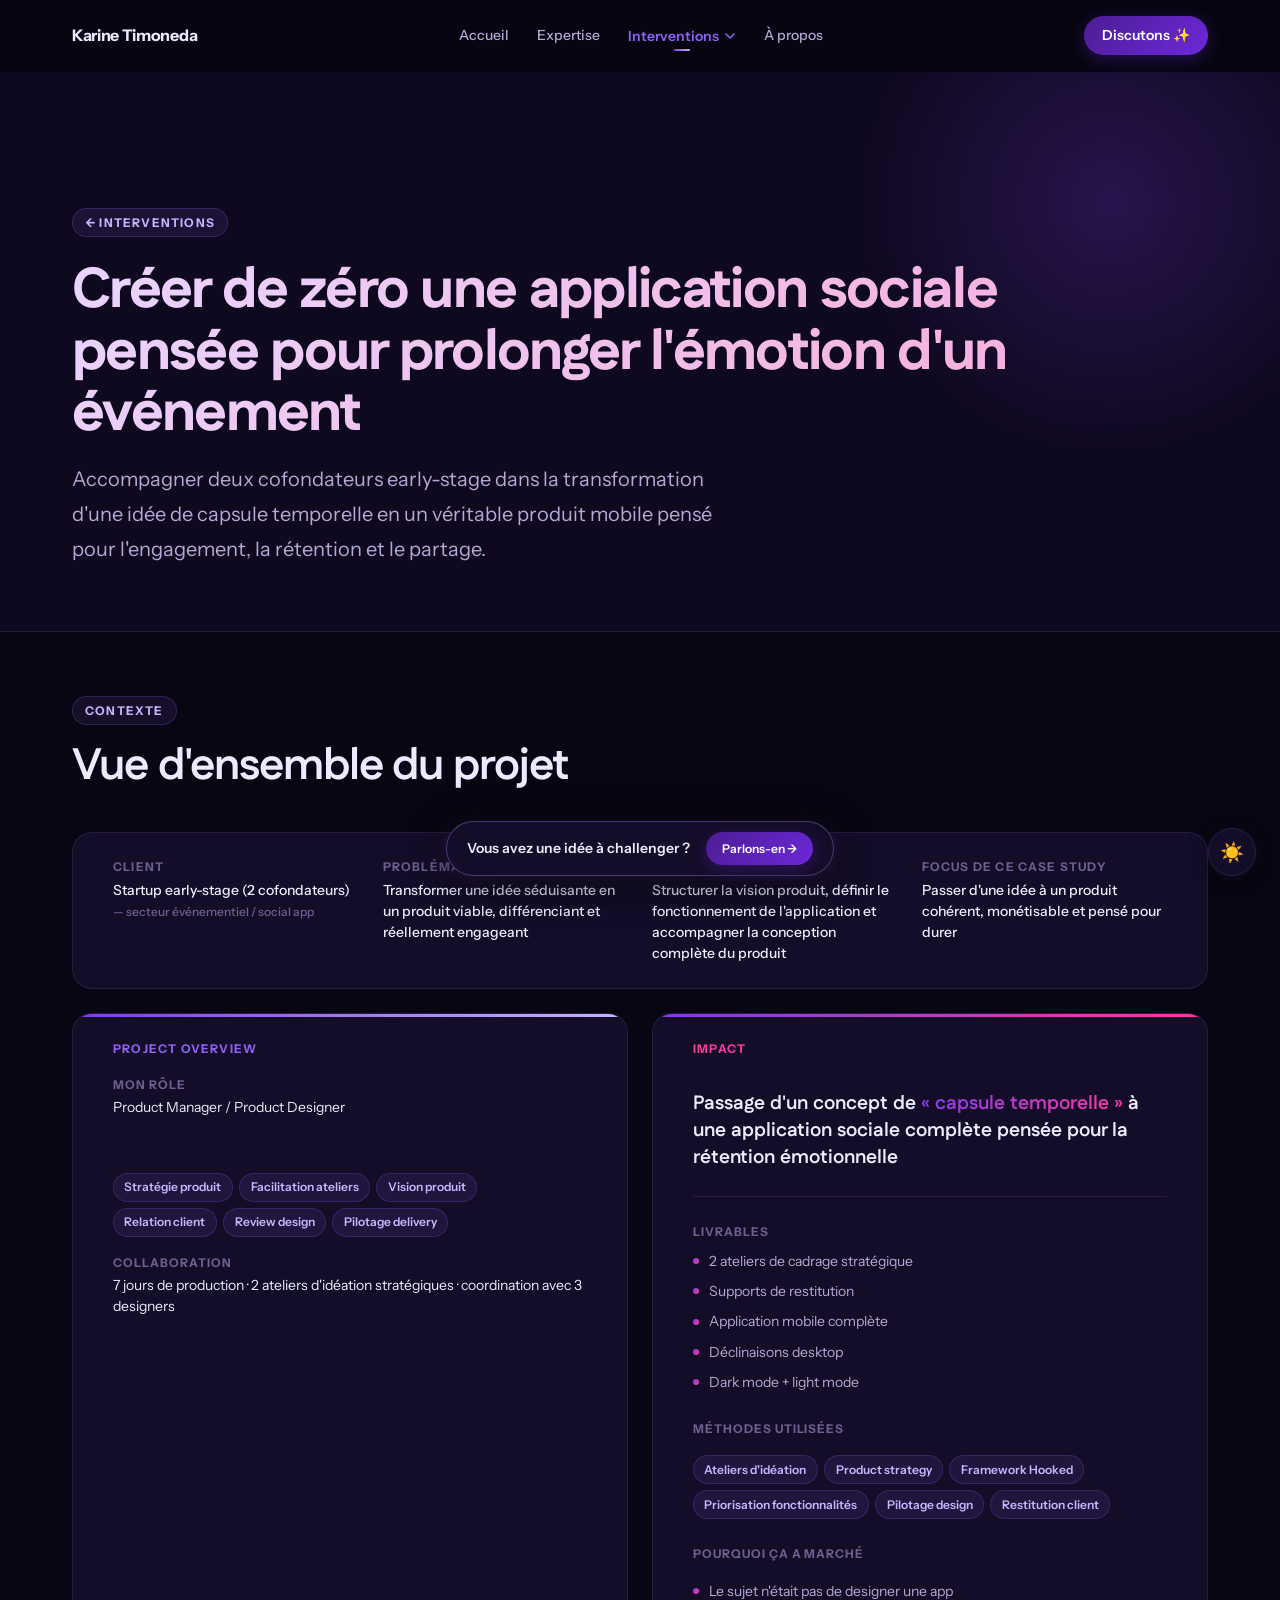
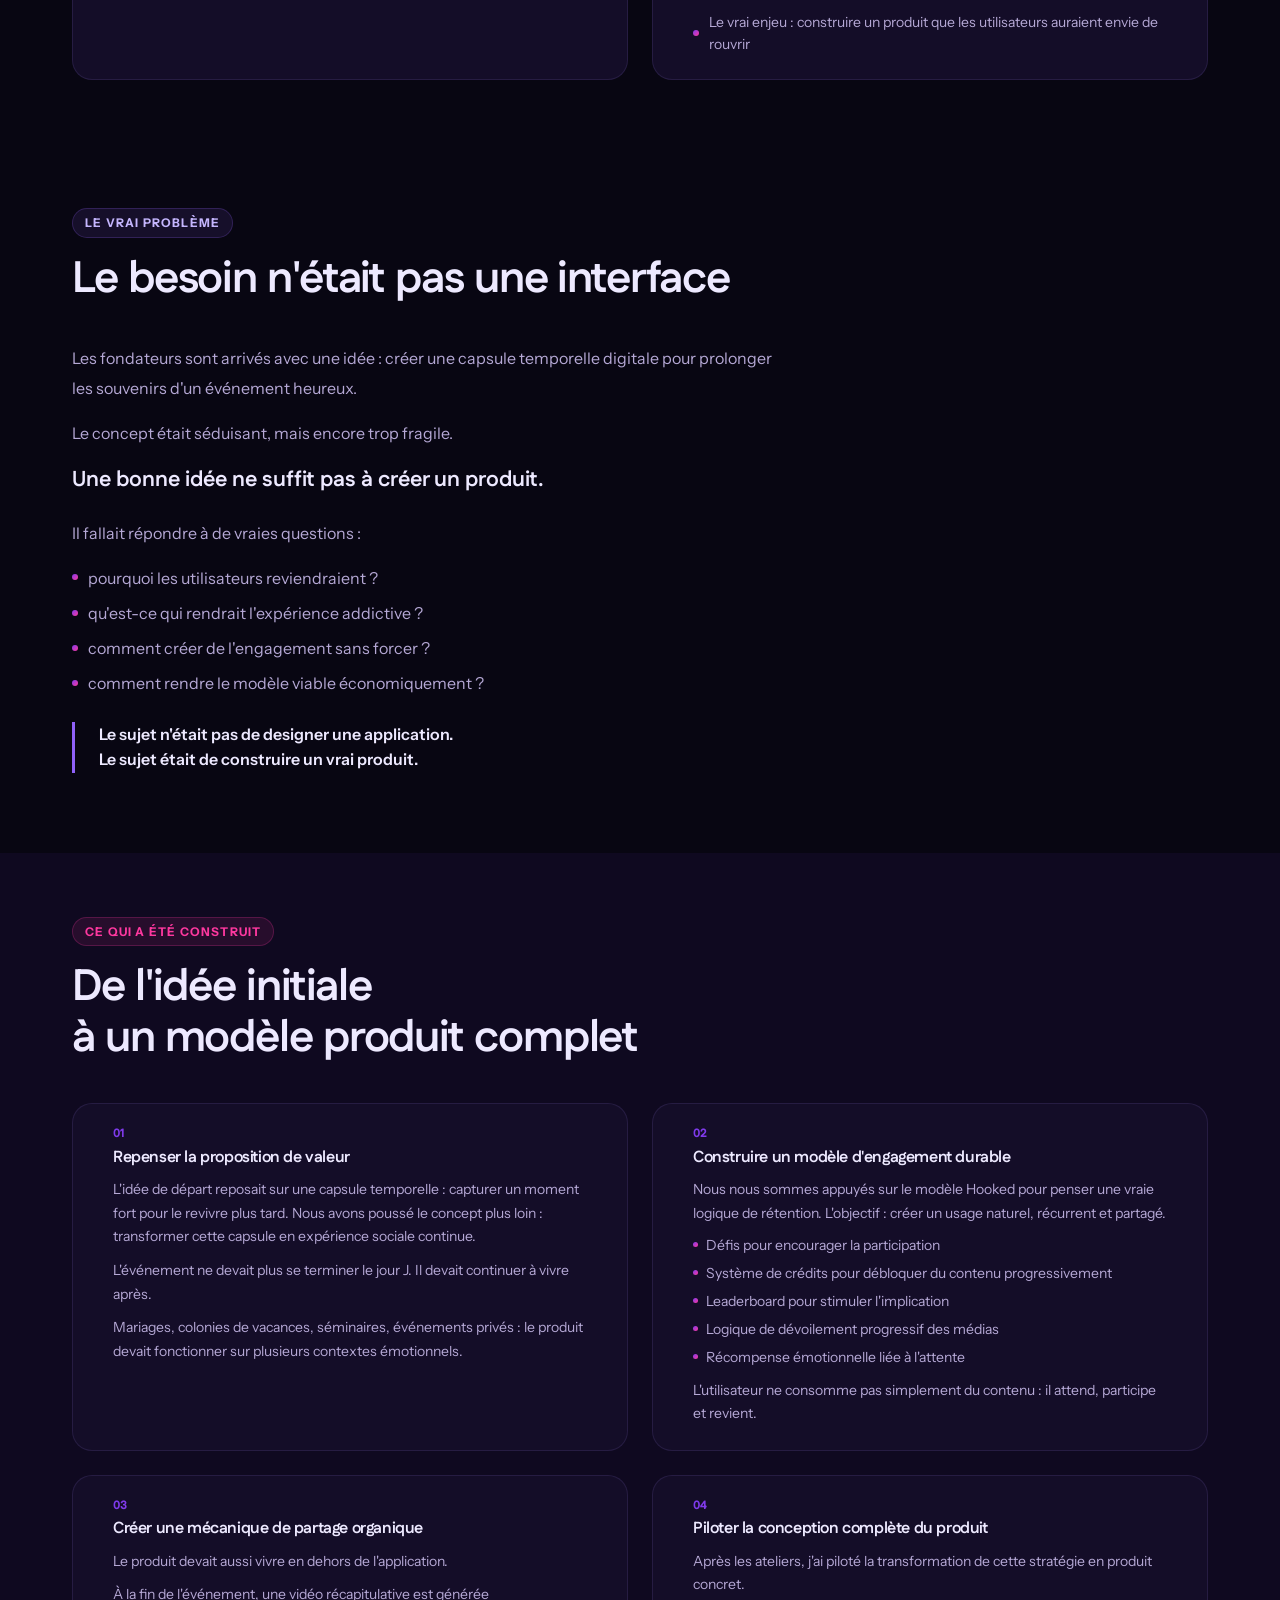
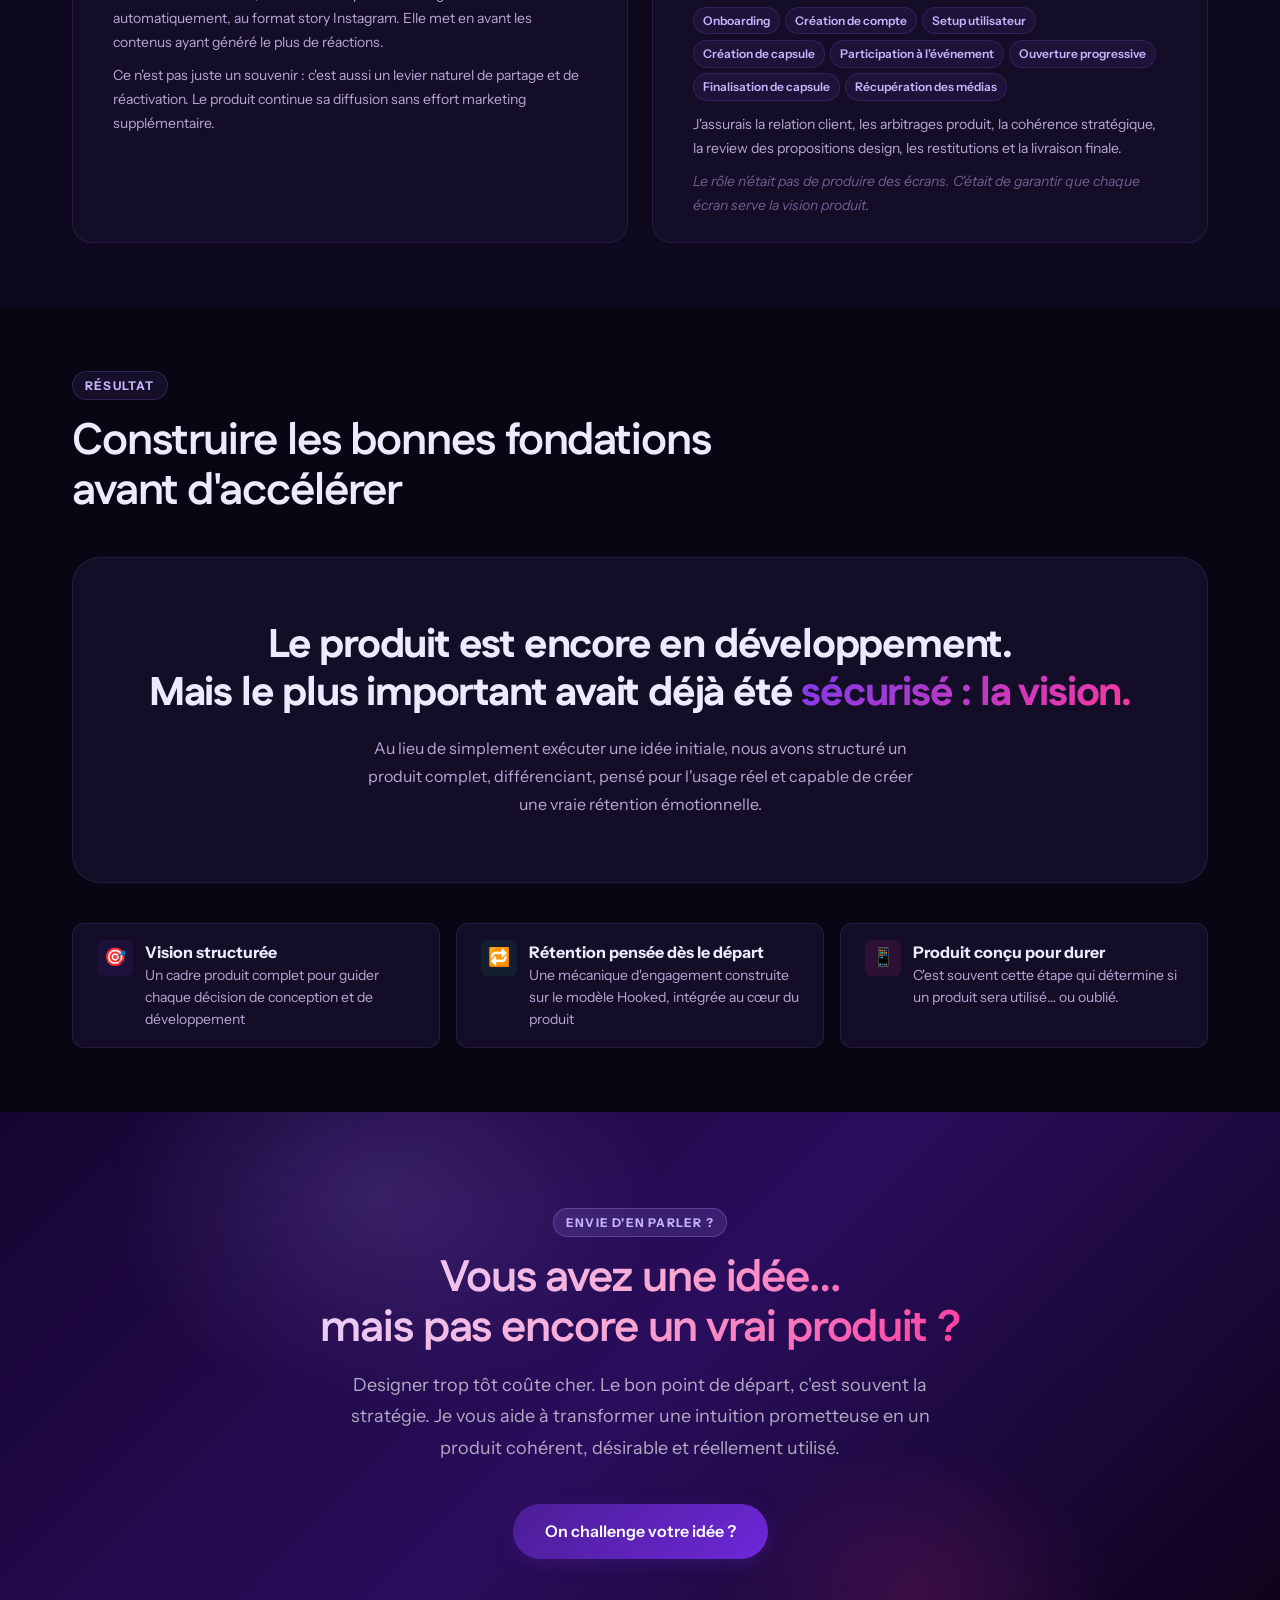
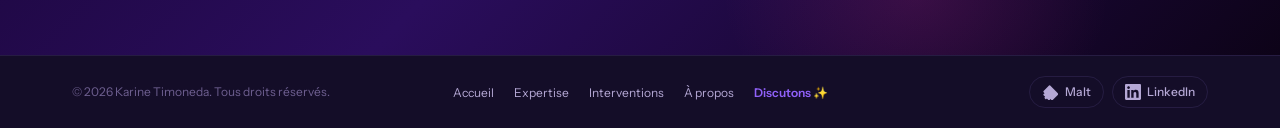
<file: projets/app-evenementiel.html>
<!DOCTYPE html>
<html lang="fr" data-theme="light">
<head>
  <!-- Google tag (gtag.js) -->
  <script async src="https://www.googletagmanager.com/gtag/js?id=G-ZM0578PB3K"></script>
  <script>
    window.dataLayer = window.dataLayer || [];
    function gtag(){dataLayer.push(arguments);}
    gtag('js', new Date());
    gtag('config', 'G-ZM0578PB3K');
  </script>
  <meta charset="UTF-8">
  <meta name="viewport" content="width=device-width, initial-scale=1.0">
  <!-- Google Tag Manager -->
  <script>(function(w,d,s,l,i){w[l]=w[l]||[];w[l].push({'gtm.start':
  new Date().getTime(),event:'gtm.js'});var f=d.getElementsByTagName(s)[0],
  j=d.createElement(s),dl=l!='dataLayer'?'&l='+l:'';j.async=true;j.src=
  'https://www.googletagmanager.com/gtm.js?id='+i+dl;f.parentNode.insertBefore(j,f);
  })(window,document,'script','dataLayer','GTM-PGGFVB7Q');</script>
  <!-- End Google Tag Manager -->
  <title>App événementielle · 0→1 par les sciences comportementales · Karine Timoneda</title>
  <meta name="description" content="De l'idée de capsule temporelle à une application sociale complète pensée pour la rétention émotionnelle — accompagnement produit complet d'une startup early-stage.">
  <meta name="robots" content="noindex, follow">
  <link rel="canonical" href="https://www.karine-timoneda.com/projets/app-evenementiel.html">
  <link rel="icon" type="image/png" href="../assets/img/favicon-k.png">
  <link rel="preconnect" href="https://fonts.googleapis.com">
  <link rel="preconnect" href="https://fonts.gstatic.com" crossorigin>
  <link rel="stylesheet" href="https://fonts.googleapis.com/css2?family=Fustat:wght@200;300;400;500;600;700;800&family=Instrument+Sans:ital,wght@0,400;0,500;0,600;0,700;1,400&display=swap">
  <link rel="stylesheet" href="../assets/css/style.css">
  <style>
    /* ── Case study overrides ── */
    .cs-hero {
      padding: calc(var(--header-height) + var(--space-xl)) 0 var(--space-xl);
      background: var(--bg-alt);
      border-bottom: 1px solid var(--border);
      position: relative;
      overflow: hidden;
    }
    .cs-hero::before {
      content: '';
      position: absolute;
      top: -120px; right: -80px;
      width: 500px; height: 500px;
      background: radial-gradient(circle, rgba(109, 40, 217, 0.08) 0%, transparent 70%);
      pointer-events: none;
    }
    [data-theme="dark"] .cs-hero::before {
      background: radial-gradient(circle, rgba(124, 58, 237, 0.22) 0%, transparent 70%);
    }
    .cs-hero-inner {
      position: relative; z-index: 1;
    }
    .cs-hero-title {
      font-size: clamp(2rem, 5vw, 3.5rem);
      font-weight: 800;
      line-height: 1.1;
      letter-spacing: -0.03em;
      margin-bottom: var(--space-sm);
    }
    .cs-hero-subtitle {
      font-size: clamp(1rem, 2vw, 1.25rem);
      color: var(--text-secondary);
      max-width: 680px;
      line-height: 1.75;
    }

    /* ── Overview recap ── */
    .overview-grid {
      display: grid;
      grid-template-rows: auto auto;
      gap: var(--space-md);
    }
    .overview-top {
      background: var(--bg-card);
      border: 1px solid var(--border);
      border-radius: var(--radius-lg);
      padding: var(--space-md) var(--space-lg);
    }
    .overview-bottom {
      display: grid;
      grid-template-columns: 1fr 1fr;
      gap: var(--space-md);
    }
    .overview-card {
      background: var(--bg-card);
      border: 1px solid var(--border);
      border-radius: var(--radius-lg);
      padding: var(--space-md) var(--space-lg);
      position: relative;
      overflow: hidden;
    }
    .overview-card::before {
      content: '';
      position: absolute;
      top: 0; left: 0; right: 0;
      height: 3px;
      background: var(--gradient-main);
    }
    .overview-card.impact-card::before {
      background: var(--gradient-vivid);
    }
    .overview-top-grid {
      display: grid;
      grid-template-columns: repeat(auto-fit, minmax(160px, 1fr));
      gap: var(--space-md);
    }
    .overview-field { display: flex; flex-direction: column; gap: 0.25rem; }
    .overview-field-label {
      font-size: var(--text-xs);
      font-weight: 700;
      text-transform: uppercase;
      letter-spacing: 0.1em;
      color: var(--text-muted);
    }
    .overview-field-value {
      font-size: var(--text-sm);
      color: var(--text-primary);
      font-weight: 500;
      line-height: 1.5;
    }
    .overview-card-title {
      font-size: var(--text-xs);
      font-weight: 700;
      text-transform: uppercase;
      letter-spacing: 0.1em;
      color: var(--violet);
      margin-bottom: var(--space-sm);
    }
    .overview-card.impact-card .overview-card-title { color: var(--rose); }
    .overview-dl { display: flex; flex-direction: column; gap: var(--space-sm); }
    .overview-dl dt {
      font-size: var(--text-xs);
      font-weight: 700;
      text-transform: uppercase;
      letter-spacing: 0.08em;
      color: var(--text-muted);
      margin-bottom: 0.15rem;
    }
    .overview-dl dd {
      font-size: var(--text-sm);
      color: var(--text-primary);
      line-height: 1.55;
    }

    /* Impact metric — text variant */
    .impact-result-text {
      padding: var(--space-sm) 0 var(--space-md);
      border-bottom: 1px solid var(--border);
      margin-bottom: var(--space-md);
    }
    .impact-result-text p {
      font-family: var(--font-heading);
      font-size: clamp(1rem, 2vw, 1.2rem);
      font-weight: 700;
      color: var(--text-primary);
      line-height: 1.4;
    }
    .impact-result-text .highlight {
      background: var(--gradient-vivid);
      -webkit-background-clip: text;
      -webkit-text-fill-color: transparent;
      background-clip: text;
    }

    .impact-bullets { display: flex; flex-direction: column; gap: 0.5rem; margin-bottom: var(--space-md); }
    .impact-bullet {
      display: flex;
      align-items: center;
      gap: 0.6rem;
      font-size: var(--text-sm);
      color: var(--text-secondary);
    }
    .impact-bullet::before {
      content: '';
      width: 6px; height: 6px;
      border-radius: 50%;
      background: var(--gradient-vivid);
      flex-shrink: 0;
    }
    .methods-list {
      display: flex;
      flex-wrap: wrap;
      gap: 0.4rem;
      margin-top: var(--space-sm);
    }
    .method-tag {
      font-size: var(--text-xs);
      font-weight: 600;
      padding: 0.25rem 0.65rem;
      background: rgba(109, 40, 217, 0.08);
      border: 1px solid rgba(109, 40, 217, 0.15);
      border-radius: var(--radius-pill);
      color: var(--violet);
    }
    [data-theme="dark"] .method-tag {
      background: rgba(144, 97, 249, 0.1);
      border-color: rgba(144, 97, 249, 0.2);
      color: var(--lavender);
    }
    .why-worked-list { display: flex; flex-direction: column; gap: 0.5rem; margin-top: var(--space-sm); }
    .why-item {
      display: flex; align-items: center; gap: 0.6rem;
      font-size: var(--text-sm); color: var(--text-secondary);
    }
    .why-item::before {
      content: '';
      width: 6px; height: 6px;
      border-radius: 50%;
      background: var(--gradient-vivid);
      flex-shrink: 0;
    }

    /* ── Le vrai problème ── */
    .problem-section {
      padding: var(--space-xl) 0;
      background: var(--bg);
    }
    .problem-prose {
      max-width: 720px;
    }
    .problem-prose p {
      font-size: var(--text-base);
      color: var(--text-secondary);
      line-height: 1.85;
      margin-bottom: var(--space-sm);
    }
    .problem-prose p.prose-em {
      font-size: clamp(1.1rem, 2vw, 1.35rem);
      font-weight: 700;
      font-family: var(--font-heading);
      color: var(--text-primary);
      margin-bottom: var(--space-md);
      line-height: 1.4;
    }
    .problem-prose ul {
      margin: var(--space-sm) 0 var(--space-md) 0;
      padding: 0;
      list-style: none;
      display: flex;
      flex-direction: column;
      gap: 0.5rem;
    }
    .problem-prose ul li {
      display: flex;
      align-items: flex-start;
      gap: 0.6rem;
      font-size: var(--text-base);
      color: var(--text-secondary);
      line-height: 1.7;
    }
    .problem-prose ul li::before {
      content: '';
      width: 6px; height: 6px;
      border-radius: 50%;
      background: var(--gradient-vivid);
      flex-shrink: 0;
      margin-top: 0.6em;
    }
    .problem-prose .prose-conclusion {
      border-left: 3px solid var(--violet);
      padding-left: var(--space-md);
      font-size: var(--text-base);
      font-weight: 600;
      color: var(--text-primary);
      line-height: 1.6;
    }

    /* ── Content sections ── */
    .cs-section-intro {
      font-size: var(--text-xl);
      font-style: italic;
      color: var(--text-secondary);
      max-width: 680px;
      line-height: 1.75;
      border-left: 3px solid var(--violet);
      padding-left: var(--space-md);
      margin-bottom: var(--space-lg);
    }
    .findings-grid {
      display: grid;
      grid-template-columns: repeat(2, 1fr);
      gap: var(--space-md);
    }
    .findings-grid .finding-card:last-child:nth-child(odd) {
      grid-column: 1 / -1;
    }
    .finding-card {
      background: var(--bg-card);
      border: 1px solid var(--border);
      border-radius: var(--radius-lg);
      overflow: hidden;
      display: flex;
      flex-direction: column;
    }
    .finding-body {
      padding: var(--space-md) var(--space-lg);
      flex: 1;
      display: flex;
      flex-direction: column;
    }
    .finding-number {
      font-family: var(--font-heading);
      font-size: var(--text-xs);
      font-weight: 800;
      background: var(--gradient-vivid);
      -webkit-background-clip: text;
      -webkit-text-fill-color: transparent;
      background-clip: text;
      line-height: 1;
      margin-bottom: 0.4rem;
    }
    .finding-card h3 {
      font-size: var(--text-base);
      font-weight: 700;
      margin-bottom: 0.6rem;
      color: var(--text-primary);
      line-height: 1.35;
    }
    .finding-card p {
      font-size: var(--text-sm);
      color: var(--text-secondary);
      line-height: 1.7;
    }
    .finding-card ul {
      margin: 0.6rem 0 0;
      padding: 0;
      list-style: none;
      display: flex;
      flex-direction: column;
      gap: 0.4rem;
    }
    .finding-card ul li {
      display: flex;
      align-items: flex-start;
      gap: 0.5rem;
      font-size: var(--text-sm);
      color: var(--text-secondary);
      line-height: 1.55;
    }
    .finding-card ul li::before {
      content: '';
      width: 5px; height: 5px;
      border-radius: 50%;
      background: var(--gradient-vivid);
      flex-shrink: 0;
      margin-top: 0.5em;
    }
    .finding-card .finding-flow {
      display: flex;
      flex-wrap: wrap;
      gap: 0.35rem;
      margin-top: 0.6rem;
    }
    .finding-flow-tag {
      font-size: var(--text-xs);
      font-weight: 600;
      padding: 0.2rem 0.55rem;
      background: rgba(109, 40, 217, 0.06);
      border: 1px solid rgba(109, 40, 217, 0.12);
      border-radius: var(--radius-pill);
      color: var(--violet);
    }
    [data-theme="dark"] .finding-flow-tag {
      background: rgba(144, 97, 249, 0.08);
      border-color: rgba(144, 97, 249, 0.18);
      color: var(--lavender);
    }

    /* ── Results ── */
    .results-kpi {
      text-align: center;
      padding: var(--space-xl) var(--space-md);
      background: var(--bg-card);
      border: 1px solid var(--border);
      border-radius: var(--radius-xl);
      margin-bottom: var(--space-lg);
    }
    .results-statement {
      font-family: var(--font-heading);
      font-size: clamp(1.5rem, 3.5vw, 2.5rem);
      font-weight: 800;
      letter-spacing: -0.03em;
      line-height: 1.2;
      margin-bottom: var(--space-sm);
      color: var(--text-primary);
    }
    .results-statement .highlight {
      background: var(--gradient-vivid);
      -webkit-background-clip: text;
      -webkit-text-fill-color: transparent;
      background-clip: text;
    }
    .results-sub {
      font-size: var(--text-base);
      color: var(--text-secondary);
      line-height: 1.75;
      max-width: 560px;
      margin: 0 auto;
    }
    .results-bullets {
      display: grid;
      grid-template-columns: repeat(auto-fit, minmax(200px, 1fr));
      gap: var(--space-sm);
    }
    .results-bullet {
      display: flex;
      align-items: flex-start;
      gap: 0.75rem;
      background: var(--bg-card);
      border: 1px solid var(--border);
      border-radius: var(--radius-md);
      padding: var(--space-sm) var(--space-md);
    }
    .results-bullet-icon {
      width: 36px; height: 36px;
      border-radius: var(--radius-sm);
      display: flex; align-items: center; justify-content: center;
      font-size: 1.125rem;
      flex-shrink: 0;
    }
    .results-bullet-icon.green  { background: rgba(16, 185, 129, 0.1); }
    .results-bullet-icon.violet { background: rgba(109, 40, 217, 0.1); }
    .results-bullet-icon.rose   { background: rgba(253, 56, 159, 0.1); }
    .results-bullet p { font-size: var(--text-sm); color: var(--text-secondary); line-height: 1.55; }
    .results-bullet strong { color: var(--text-primary); display: block; font-size: var(--text-base); }

    /* ── Sticky CTA ── */
    .sticky-cta {
      position: fixed;
      bottom: var(--space-md);
      left: 50%;
      transform: translateX(-50%);
      z-index: 100;
      transition: all 0.4s cubic-bezier(0.22, 1, 0.36, 1);
    }
    .sticky-cta-pill {
      display: flex;
      align-items: center;
      gap: var(--space-sm);
      background: var(--bg-card);
      border: 1px solid var(--border-strong);
      border-radius: var(--radius-pill);
      padding: 0.6rem 1.25rem;
      box-shadow: var(--shadow-lg);
      white-space: nowrap;
    }
    .sticky-cta-pill .cta-text {
      font-size: var(--text-sm);
      font-weight: 600;
      color: var(--text-primary);
    }
    .sticky-cta-pill .btn {
      font-size: var(--text-xs);
      padding: 0.45rem 1rem;
    }
    .sticky-cta.hidden { opacity: 0; pointer-events: none; transform: translateX(-50%) translateY(20px); }

    /* ── Final CTA section ── */
    .final-cta-section {
      text-align: center;
      padding: var(--space-2xl) 0;
      position: relative;
      overflow: hidden;
      background: linear-gradient(135deg, #160430 0%, #2a0d5c 50%, #0d0318 100%);
    }
    .final-cta-section::before {
      content: '';
      position: absolute;
      top: -140px; left: 30%;
      transform: translateX(-50%);
      width: 600px; height: 450px;
      background: radial-gradient(ellipse, rgba(167, 139, 250, 0.18) 0%, transparent 65%);
      pointer-events: none;
    }
    .final-cta-section::after {
      content: '';
      position: absolute;
      bottom: -100px; right: 12%;
      width: 420px; height: 320px;
      background: radial-gradient(ellipse, rgba(253, 56, 159, 0.14) 0%, transparent 65%);
      pointer-events: none;
    }
    .final-cta-block {
      max-width: 640px;
      margin: 0 auto;
      position: relative;
      z-index: 1;
    }
    .final-cta-block .section-label {
      color: #c4b5fd;
      background: rgba(167, 139, 250, 0.15);
      border-color: rgba(167, 139, 250, 0.3);
    }
    .final-cta-block h2 {
      font-size: clamp(1.75rem, 4vw, 2.75rem);
      margin-bottom: var(--space-sm);
      background: linear-gradient(135deg, #E9D5FF 0%, #F9A8D4 50%, #fd389f 100%);
      -webkit-background-clip: text;
      -webkit-text-fill-color: transparent;
      background-clip: text;
    }
    .final-cta-block p {
      font-size: var(--text-lg);
      color: rgba(255,255,255,0.65);
      line-height: 1.75;
      margin-bottom: var(--space-lg);
    }

    /* Responsive */
    @media (max-width: 768px) {
      .overview-bottom { grid-template-columns: 1fr; }
      .overview-top-grid { grid-template-columns: 1fr 1fr; }
      .findings-grid { grid-template-columns: 1fr; }
      .findings-grid .finding-card:last-child:nth-child(odd) { grid-column: auto; }
      .results-bullets { grid-template-columns: 1fr; }
      .sticky-cta-pill .cta-text { display: none; }
    }
    @media (max-width: 480px) {
      .overview-top-grid { grid-template-columns: 1fr; }
    }
  </style>
  <script>
    (function () {
      try {
        var s = localStorage.getItem('karine-theme');
        if (s) { document.documentElement.setAttribute('data-theme', s); return; }
        if (window.matchMedia('(prefers-color-scheme: dark)').matches)
          document.documentElement.setAttribute('data-theme', 'dark');
      } catch (e) {}
    })();
  </script>
</head>
<body>
<!-- Google Tag Manager (noscript) -->
<noscript><iframe src="https://www.googletagmanager.com/ns.html?id=GTM-PGGFVB7Q"
height="0" width="0" style="display:none;visibility:hidden"></iframe></noscript>
<!-- End Google Tag Manager (noscript) -->
<div id="header-placeholder"></div>

<main id="main-content">

  <!-- ═══════════════ HERO ═══════════════ -->
  <section class="cs-hero" aria-labelledby="cs-title">
    <div class="container cs-hero-inner">
      <a href="../projets" class="section-label" style="text-decoration:none;display:inline-flex;align-items:center;gap:0.4rem;margin-bottom:var(--space-md);">
        ← Interventions
      </a>
      <h1 class="cs-hero-title text-gradient" id="cs-title">
        Créer de zéro une application sociale<br>pensée pour prolonger l'émotion d'un événement
      </h1>
      <p class="cs-hero-subtitle">
        Accompagner deux cofondateurs early-stage dans la transformation d'une idée de capsule temporelle en un véritable produit mobile pensé pour l'engagement, la rétention et le partage.
      </p>
    </div>
  </section>

  <!-- ═══════════════ PRODUCT OVERVIEW ═══════════════ -->
  <section class="section" aria-label="Vue d'ensemble du projet">
    <div class="container">
      <div class="section-header reveal">
        <span class="section-label" aria-hidden="true">Contexte</span>
        <h2 class="section-title">Vue d'ensemble du projet</h2>
      </div>
      <div class="overview-grid reveal">

        <!-- Bloc haut : résumé en ligne -->
        <div class="overview-top">
          <div class="overview-top-grid">
            <div class="overview-field">
              <span class="overview-field-label">Client</span>
              <span class="overview-field-value">Startup early-stage (2 cofondateurs) <span style="color:var(--text-muted);font-size:var(--text-xs)">— secteur événementiel / social app</span></span>
            </div>
            <div class="overview-field">
              <span class="overview-field-label">Problématique</span>
              <span class="overview-field-value">Transformer une idée séduisante en un produit viable, différenciant et réellement engageant</span>
            </div>
            <div class="overview-field">
              <span class="overview-field-label">Mission</span>
              <span class="overview-field-value">Structurer la vision produit, définir le fonctionnement de l'application et accompagner la conception complète du produit</span>
            </div>
            <div class="overview-field">
              <span class="overview-field-label">Focus de ce case study</span>
              <span class="overview-field-value">Passer d'une idée à un produit cohérent, monétisable et pensé pour durer</span>
            </div>
          </div>
        </div>

        <!-- Blocs bas côte à côte -->
        <div class="overview-bottom">

          <!-- Gauche : Project overview -->
          <div class="overview-card">
            <p class="overview-card-title">Project overview</p>
            <dl class="overview-dl">
              <div>
                <dt>Mon rôle</dt>
                <dd>Product Manager / Product Designer</dd>
              </div>
              <div style="margin-top:0.25rem;">
                <dt>&nbsp;</dt>
                <dd>
                  <div class="methods-list">
                    <span class="method-tag">Stratégie produit</span>
                    <span class="method-tag">Facilitation ateliers</span>
                    <span class="method-tag">Vision produit</span>
                    <span class="method-tag">Relation client</span>
                    <span class="method-tag">Review design</span>
                    <span class="method-tag">Pilotage delivery</span>
                  </div>
                </dd>
              </div>
              <div>
                <dt>Collaboration</dt>
                <dd>7 jours de production · 2 ateliers d'idéation stratégiques · coordination avec 3 designers</dd>
              </div>
            </dl>
          </div>

          <!-- Droite : Impact -->
          <div class="overview-card impact-card">
            <p class="overview-card-title">Impact</p>

            <div class="impact-result-text">
              <p>Passage d'un concept de <span class="highlight">« capsule temporelle »</span> à une application sociale complète pensée pour la rétention émotionnelle</p>
            </div>

            <div style="margin-bottom:var(--space-md)">
              <p style="font-size:var(--text-xs);font-weight:700;text-transform:uppercase;letter-spacing:0.08em;color:var(--text-muted);margin-bottom:0.5rem;">Livrables</p>
              <div class="impact-bullets">
                <div class="impact-bullet">2 ateliers de cadrage stratégique</div>
                <div class="impact-bullet">Supports de restitution</div>
                <div class="impact-bullet">Application mobile complète</div>
                <div class="impact-bullet">Déclinaisons desktop</div>
                <div class="impact-bullet">Dark mode + light mode</div>
              </div>
            </div>

            <div style="margin-bottom:var(--space-md)">
              <p style="font-size:var(--text-xs);font-weight:700;text-transform:uppercase;letter-spacing:0.08em;color:var(--text-muted);margin-bottom:0.5rem;">Méthodes utilisées</p>
              <div class="methods-list">
                <span class="method-tag">Ateliers d'idéation</span>
                <span class="method-tag">Product strategy</span>
                <span class="method-tag">Framework Hooked</span>
                <span class="method-tag">Priorisation fonctionnalités</span>
                <span class="method-tag">Pilotage design</span>
                <span class="method-tag">Restitution client</span>
              </div>
            </div>

            <div>
              <p style="font-size:var(--text-xs);font-weight:700;text-transform:uppercase;letter-spacing:0.08em;color:var(--text-muted);margin-bottom:0.5rem;">Pourquoi ça a marché</p>
              <div class="why-worked-list">
                <div class="why-item">Le sujet n'était pas de designer une app</div>
                <div class="why-item">Le vrai enjeu : construire un produit que les utilisateurs auraient envie de rouvrir</div>
              </div>
            </div>
          </div>

        </div><!-- /overview-bottom -->
      </div><!-- /overview-grid -->
    </div>
  </section>

  <!-- ═══════════════ LE VRAI PROBLÈME ═══════════════ -->
  <section class="problem-section" aria-labelledby="problem-title">
    <div class="container">

      <div class="section-header reveal">
        <span class="section-label" aria-hidden="true">Le vrai problème</span>
        <h2 class="section-title" id="problem-title">Le besoin n'était pas une interface</h2>
      </div>

      <div class="problem-prose reveal">
        <p>Les fondateurs sont arrivés avec une idée : créer une capsule temporelle digitale pour prolonger les souvenirs d'un événement heureux.</p>
        <p>Le concept était séduisant, mais encore trop fragile.</p>
        <p class="prose-em">Une bonne idée ne suffit pas à créer un produit.</p>
        <p>Il fallait répondre à de vraies questions :</p>
        <ul>
          <li>pourquoi les utilisateurs reviendraient&nbsp;?</li>
          <li>qu'est-ce qui rendrait l'expérience addictive&nbsp;?</li>
          <li>comment créer de l'engagement sans forcer&nbsp;?</li>
          <li>comment rendre le modèle viable économiquement&nbsp;?</li>
        </ul>
        <p class="prose-conclusion">Le sujet n'était pas de designer une application.<br>Le sujet était de construire un vrai produit.</p>
      </div>

    </div>
  </section>

  <!-- ═══════════════ CE QUI A ÉTÉ CONSTRUIT ═══════════════ -->
  <section class="section bg-alt" aria-labelledby="findings-title">
    <div class="container">
      <div class="section-header reveal">
        <span class="section-label" aria-hidden="true">Ce qui a été construit</span>
        <h2 class="section-title" id="findings-title">De l'idée initiale<br>à un modèle produit complet</h2>
      </div>

      <div class="findings-grid">

        <div class="finding-card reveal">
          <div class="finding-body">
            <span class="finding-number">01</span>
            <h3>Repenser la proposition de valeur</h3>
            <p>L'idée de départ reposait sur une capsule temporelle : capturer un moment fort pour le revivre plus tard. Nous avons poussé le concept plus loin : transformer cette capsule en expérience sociale continue.</p>
            <p style="margin-top:0.6rem;">L'événement ne devait plus se terminer le jour&nbsp;J. Il devait continuer à vivre après.</p>
            <p style="margin-top:0.6rem;">Mariages, colonies de vacances, séminaires, événements privés : le produit devait fonctionner sur plusieurs contextes émotionnels.</p>
          </div>
        </div>

        <div class="finding-card reveal">
          <div class="finding-body">
            <span class="finding-number">02</span>
            <h3>Construire un modèle d'engagement durable</h3>
            <p>Nous nous sommes appuyés sur le modèle Hooked pour penser une vraie logique de rétention. L'objectif : créer un usage naturel, récurrent et partagé.</p>
            <ul>
              <li>Défis pour encourager la participation</li>
              <li>Système de crédits pour débloquer du contenu progressivement</li>
              <li>Leaderboard pour stimuler l'implication</li>
              <li>Logique de dévoilement progressif des médias</li>
              <li>Récompense émotionnelle liée à l'attente</li>
            </ul>
            <p style="margin-top:0.6rem;">L'utilisateur ne consomme pas simplement du contenu : il attend, participe et revient.</p>
          </div>
        </div>

        <div class="finding-card reveal">
          <div class="finding-body">
            <span class="finding-number">03</span>
            <h3>Créer une mécanique de partage organique</h3>
            <p>Le produit devait aussi vivre en dehors de l'application.</p>
            <p style="margin-top:0.6rem;">À la fin de l'événement, une vidéo récapitulative est générée automatiquement, au format story Instagram. Elle met en avant les contenus ayant généré le plus de réactions.</p>
            <p style="margin-top:0.6rem;">Ce n'est pas juste un souvenir : c'est aussi un levier naturel de partage et de réactivation. Le produit continue sa diffusion sans effort marketing supplémentaire.</p>
          </div>
        </div>

        <div class="finding-card reveal">
          <div class="finding-body">
            <span class="finding-number">04</span>
            <h3>Piloter la conception complète du produit</h3>
            <p>Après les ateliers, j'ai piloté la transformation de cette stratégie en produit concret.</p>
            <div class="finding-flow">
              <span class="finding-flow-tag">Onboarding</span>
              <span class="finding-flow-tag">Création de compte</span>
              <span class="finding-flow-tag">Setup utilisateur</span>
              <span class="finding-flow-tag">Création de capsule</span>
              <span class="finding-flow-tag">Participation à l'événement</span>
              <span class="finding-flow-tag">Ouverture progressive</span>
              <span class="finding-flow-tag">Finalisation de capsule</span>
              <span class="finding-flow-tag">Récupération des médias</span>
            </div>
            <p style="margin-top:0.75rem;">J'assurais la relation client, les arbitrages produit, la cohérence stratégique, la review des propositions design, les restitutions et la livraison finale.</p>
            <p style="margin-top:0.6rem; font-style:italic; color: var(--text-muted);">Le rôle n'était pas de produire des écrans. C'était de garantir que chaque écran serve la vision produit.</p>
          </div>
        </div>

      </div>
    </div>
  </section>

  <!-- ═══════════════ RÉSULTAT ═══════════════ -->
  <section class="section" aria-labelledby="results-title">
    <div class="container">
      <div class="section-header reveal">
        <span class="section-label" aria-hidden="true">Résultat</span>
        <h2 class="section-title" id="results-title">Construire les bonnes fondations<br>avant d'accélérer</h2>
      </div>

      <div class="results-kpi reveal">
        <p class="results-statement">Le produit est encore en développement.<br>Mais le plus important avait déjà été <span class="highlight">sécurisé&nbsp;: la vision.</span></p>
        <p class="results-sub">Au lieu de simplement exécuter une idée initiale, nous avons structuré un produit complet, différenciant, pensé pour l'usage réel et capable de créer une vraie rétention émotionnelle.</p>
      </div>

      <div class="results-bullets reveal">
        <div class="results-bullet">
          <div class="results-bullet-icon violet" aria-hidden="true">🎯</div>
          <div>
            <strong>Vision structurée</strong>
            <p>Un cadre produit complet pour guider chaque décision de conception et de développement</p>
          </div>
        </div>
        <div class="results-bullet">
          <div class="results-bullet-icon green" aria-hidden="true">🔁</div>
          <div>
            <strong>Rétention pensée dès le départ</strong>
            <p>Une mécanique d'engagement construite sur le modèle Hooked, intégrée au cœur du produit</p>
          </div>
        </div>
        <div class="results-bullet">
          <div class="results-bullet-icon rose" aria-hidden="true">📱</div>
          <div>
            <strong>Produit conçu pour durer</strong>
            <p>C'est souvent cette étape qui détermine si un produit sera utilisé… ou oublié.</p>
          </div>
        </div>
      </div>

    </div>
  </section>

  <!-- ═══════════════ FINAL CTA ═══════════════ -->
  <section class="final-cta-section" id="final-cta" aria-labelledby="cta-title">
    <div class="container reveal">
      <div class="final-cta-block">
        <span class="section-label" aria-hidden="true">Envie d'en parler&nbsp;?</span>
        <h2 id="cta-title">Vous avez une idée…<br>mais pas encore un vrai produit&nbsp;?</h2>
        <p>Designer trop tôt coûte cher. Le bon point de départ, c'est souvent la stratégie. Je vous aide à transformer une intuition prometteuse en un produit cohérent, désirable et réellement utilisé.</p>
        <div class="cta-buttons">
          <a href="https://calendar.app.google/DLCuiwxWRqKBqRqp9" class="btn btn-primary btn-lg" target="_blank" rel="noopener noreferrer">
            On challenge votre idée&nbsp;?
          </a>
        </div>
      </div>
    </div>
  </section>

</main>

<!-- ═══════════════ STICKY CTA ═══════════════ -->
<aside class="sticky-cta" id="sticky-cta" aria-label="Contact rapide">
  <div class="sticky-cta-pill">
    <span class="cta-text">Vous avez une idée à challenger&nbsp;?</span>
    <a href="https://calendar.app.google/DLCuiwxWRqKBqRqp9" class="btn btn-primary" target="_blank" rel="noopener noreferrer">
      Parlons-en →
    </a>
  </div>
</aside>

<div id="footer-placeholder"></div>
<script src="../assets/js/components.js"></script>
<script src="../assets/js/main.js"></script>
<script>
  /* ── Sticky CTA — hide when final CTA is visible ── */
  (function () {
    const stickyCta = document.getElementById('sticky-cta');
    const finalCta  = document.getElementById('final-cta');
    if (!stickyCta || !finalCta) return;

    stickyCta.classList.add('hidden');
    let shown = false;

    const showObserver = new IntersectionObserver((entries) => {
      entries.forEach(e => {
        if (e.isIntersecting) {
          stickyCta.classList.add('hidden');
        } else {
          if (shown) stickyCta.classList.remove('hidden');
        }
      });
    }, { threshold: 0.1 });
    showObserver.observe(finalCta);

    window.addEventListener('scroll', () => {
      if (window.scrollY > 400 && !shown) {
        shown = true;
        const rect = finalCta.getBoundingClientRect();
        if (rect.top > window.innerHeight) {
          stickyCta.classList.remove('hidden');
        }
      }
    }, { passive: true });
  })();
</script>
</body>
</html>
</file>
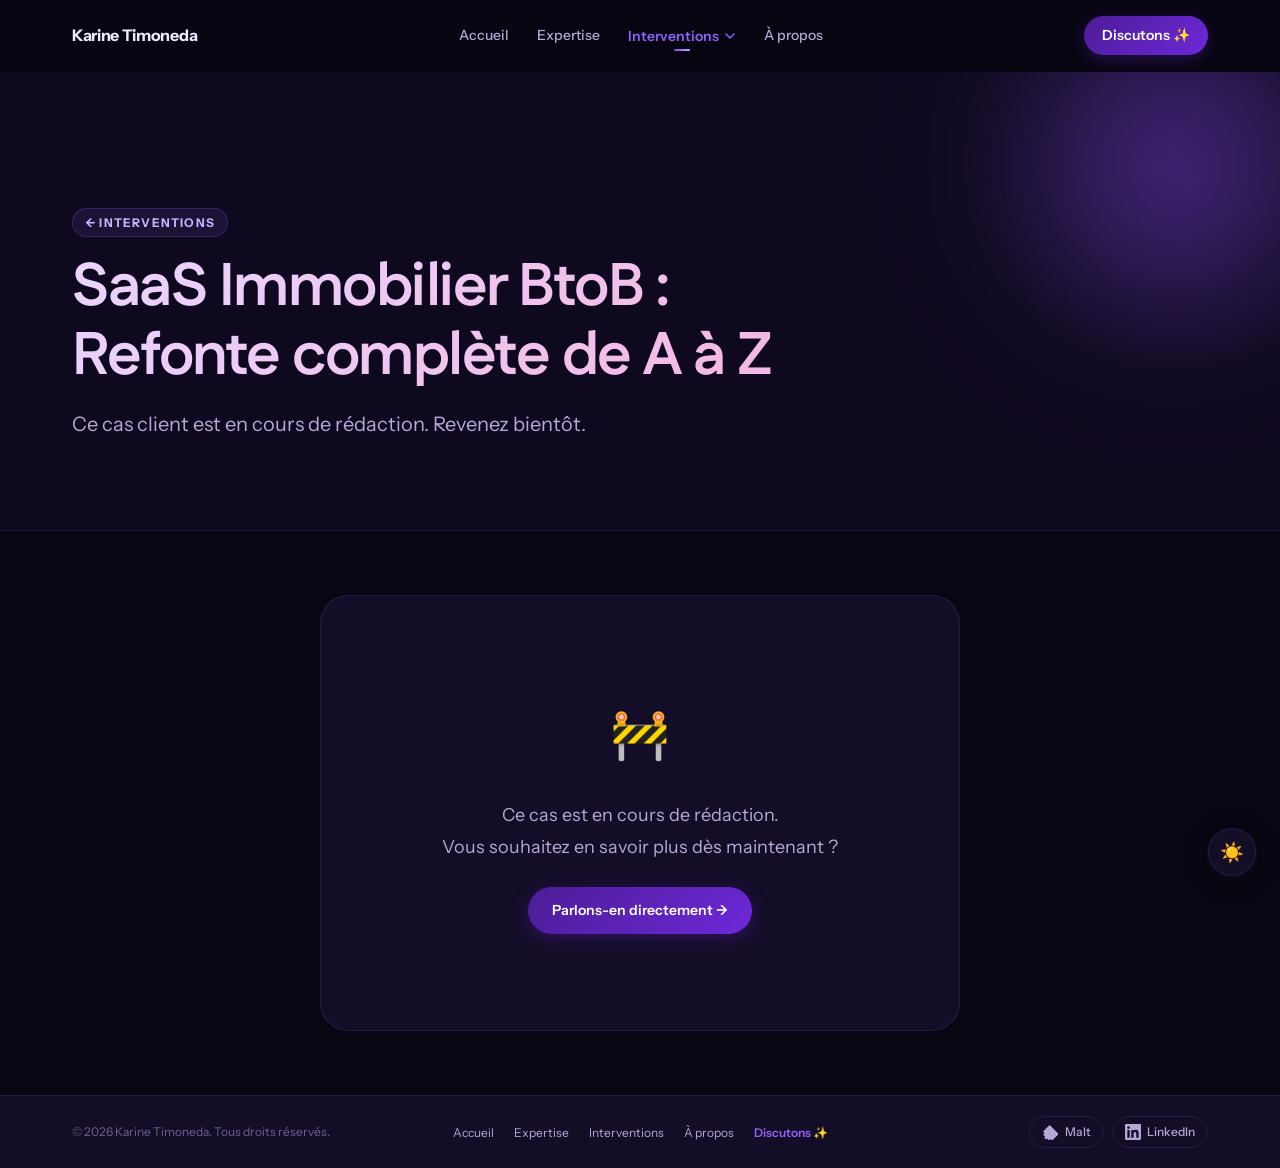
<file: projets/saas-immobilier.html>
<!DOCTYPE html>
<html lang="fr" data-theme="light">
<head>
  <!-- Google tag (gtag.js) -->
  <script async src="https://www.googletagmanager.com/gtag/js?id=G-ZM0578PB3K"></script>
  <script>
    window.dataLayer = window.dataLayer || [];
    function gtag(){dataLayer.push(arguments);}
    gtag('js', new Date());
    gtag('config', 'G-ZM0578PB3K');
  </script>
  <meta charset="UTF-8">
  <meta name="viewport" content="width=device-width, initial-scale=1.0">
  <!-- Google Tag Manager -->
  <script>(function(w,d,s,l,i){w[l]=w[l]||[];w[l].push({'gtm.start':
  new Date().getTime(),event:'gtm.js'});var f=d.getElementsByTagName(s)[0],
  j=d.createElement(s),dl=l!='dataLayer'?'&l='+l:'';j.async=true;j.src=
  'https://www.googletagmanager.com/gtm.js?id='+i+dl;f.parentNode.insertBefore(j,f);
  })(window,document,'script','dataLayer','GTM-PGGFVB7Q');</script>
  <!-- End Google Tag Manager -->
  <title>SaaS Immobilier BtoB · Karine Timoneda</title>
  <meta name="description" content="Refonte complète d'un SaaS immobilier BtoB : audit, UX, UI et site vitrine, cas client détaillé.">
  <meta name="robots" content="noindex, follow">
  <link rel="canonical" href="https://www.karine-timoneda.com/projets/saas-immobilier.html">
  <link rel="icon" type="image/png" href="../assets/img/favicon-k.png">
  <!-- Fonts -->
  <link rel="preconnect" href="https://fonts.googleapis.com">
  <link rel="preconnect" href="https://fonts.gstatic.com" crossorigin>
  <link rel="stylesheet" href="https://fonts.googleapis.com/css2?family=Fustat:wght@200;300;400;500;600;700;800&family=Instrument+Sans:ital,wght@0,400;0,500;0,600;0,700;1,400&display=swap">
  <link rel="stylesheet" href="../assets/css/style.css">
  <script>
    (function () {
      try {
        var s = localStorage.getItem('karine-theme');
        if (s) { document.documentElement.setAttribute('data-theme', s); return; }
        if (window.matchMedia('(prefers-color-scheme: dark)').matches)
          document.documentElement.setAttribute('data-theme', 'dark');
      } catch (e) {}
    })();
  </script>
</head>
<body>
<!-- Google Tag Manager (noscript) -->
<noscript><iframe src="https://www.googletagmanager.com/ns.html?id=GTM-PGGFVB7Q"
height="0" width="0" style="display:none;visibility:hidden"></iframe></noscript>
<!-- End Google Tag Manager (noscript) -->
<div id="header-placeholder"></div>

<main id="main-content">
  <section class="page-hero" aria-labelledby="case-title">
    <div class="hero-orb hero-orb-1" aria-hidden="true" style="width:300px;height:300px;top:-60px;right:-40px;animation-delay:-6s"></div>
    <div class="container">
      <a href="../projets" class="section-label page-hero-label" style="text-decoration:none;display:inline-flex;align-items:center;gap:0.4rem;">
        ← Interventions
      </a>
      <h1 class="page-hero-title text-gradient" id="case-title">
        SaaS Immobilier BtoB :<br>Refonte complète de A à Z
      </h1>
      <p class="page-hero-desc">
        Ce cas client est en cours de rédaction. Revenez bientôt.
      </p>
    </div>
  </section>

  <section class="section">
    <div class="container">
      <div class="expectations-block reveal" style="max-width:640px;margin:0 auto;text-align:center;padding:var(--space-2xl) var(--space-md)">
        <p style="font-size:3rem;margin-bottom:var(--space-md)">🚧</p>
        <p style="font-size:var(--text-lg);color:var(--text-secondary);line-height:1.75">
          Ce cas est en cours de rédaction.<br>
          Vous souhaitez en savoir plus dès maintenant ?
        </p>
        <div class="cta-buttons" style="margin-top:var(--space-md)">
          <a href="https://calendar.app.google/DLCuiwxWRqKBqRqp9" class="btn btn-primary" target="_blank" rel="noopener noreferrer">Parlons-en directement →</a>
        </div>
      </div>
    </div>
  </section>
</main>

<div id="footer-placeholder"></div>
<script src="../assets/js/components.js"></script>
<script src="../assets/js/main.js"></script>
</body>
</html>
</file>
<file: assets/css/style.css>
/* ===================================================
   KARINE TIMONEDA — Stratège Produit Senior
   style.css — Version 2.0 · Enhanced
   =================================================== */

/* Google Fonts are loaded via <link> tags in HTML for better performance */

/* ===================================================
   1. CUSTOM PROPERTIES — LIGHT MODE
   =================================================== */
:root {
  /* Fonds */
  --bg:             #F8F7FF;
  --bg-alt:         #F0EEFF;
  --bg-card:        #FFFFFF;
  --bg-card-hover:  #FDFCFF;

  /* Texte */
  --text-primary:   #16092E;
  --text-secondary: #5B4E70;
  --text-muted:     #9589A8;

  /* Accents principaux */
  --violet:         #6D28D9;
  --violet-hover:   #5B21B6;
  --lavender:       #A78BFA;
  --rose:           #fd389f;
  --rose-light:     #F472B6;
  --amber:          #F59E0B;

  /* Alias */
  --accent:         var(--violet);
  --accent-light:   var(--lavender);
  --accent-rose:    var(--rose);

  /* Dégradés — Light */
  --gradient-main:    linear-gradient(135deg, #6D28D9 0%, #A78BFA 100%);
  --gradient-vivid:   linear-gradient(135deg, #6D28D9 0%, #fd389f 100%);
  --gradient-rose:    linear-gradient(135deg, #7C3AED 0%, #fd389f 100%);
  --gradient-tri:     linear-gradient(135deg, #6D28D9 0%, #A78BFA 50%, #fd389f 100%);
  --gradient-subtle:  linear-gradient(150deg, #F0EEFF 0%, #FDF4FF 100%);
  --gradient-text:    linear-gradient(135deg, #4C1D95 0%, #7C3AED 50%, #A78BFA 100%);

  /* Bordures & ombres */
  --border:         rgba(109, 40, 217, 0.12);
  --border-strong:  rgba(109, 40, 217, 0.3);
  --shadow-xs: 0 1px 2px rgba(109, 40, 217, 0.05);
  --shadow-sm: 0 2px 8px rgba(109, 40, 217, 0.07), 0 1px 2px rgba(0,0,0,0.04);
  --shadow-md: 0 4px 20px rgba(109, 40, 217, 0.1), 0 2px 8px rgba(0,0,0,0.04);
  --shadow-lg: 0 8px 40px rgba(109, 40, 217, 0.15), 0 4px 16px rgba(0,0,0,0.06);
  --shadow-xl: 0 20px 60px rgba(109, 40, 217, 0.2), 0 8px 24px rgba(0,0,0,0.08);
  --glow-violet: 0 0 30px rgba(109, 40, 217, 0.25);
  --glow-rose:   0 0 30px rgba(253, 56, 159, 0.2);

  /* Layout */
  --container-max: 1200px;
  --container-pad: clamp(1rem, 5vw, 2rem);
  --header-height: 72px;
  --radius-sm:  6px;
  --radius-md:  12px;
  --radius-lg:  20px;
  --radius-xl:  28px;
  --radius-2xl: 40px;
  --radius-pill: 100px;

  /* Espacement */
  --space-xs:  0.5rem;
  --space-sm:  1rem;
  --space-md:  1.5rem;
  --space-lg:  2.5rem;
  --space-xl:  4rem;
  --space-2xl: 6rem;

  /* Typographie */
  --font: 'Instrument Sans', -apple-system, BlinkMacSystemFont, sans-serif;
  --font-heading: 'Fustat', sans-serif;
  --text-xs:   0.75rem;
  --text-sm:   0.875rem;
  --text-base: 1rem;
  --text-lg:   1.125rem;
  --text-xl:   1.25rem;
  --text-2xl:  1.5rem;
  --text-3xl:  2rem;
  --text-4xl:  2.75rem;
  --text-5xl:  3.5rem;

  /* Transitions */
  --tr-fast:  150ms ease;
  --tr-base:  250ms ease;
  --tr-slow:  450ms ease;
}

/* ===================================================
   2. CUSTOM PROPERTIES — DARK MODE
   =================================================== */
[data-theme="dark"] {
  --bg:             #080612;
  --bg-alt:         #0F0920;
  --bg-card:        #140D28;
  --bg-card-hover:  #1C1238;

  --text-primary:   #EDE9FF;
  --text-secondary: #B5A8D5;
  --text-muted:     #6E5F90;

  --violet:         #9061F9;
  --violet-hover:   #A78BFA;
  --lavender:       #C4B5FD;
  --rose:           #fd389f;
  --rose-light:     #FBCFE8;
  --amber:          #FCD34D;

  --gradient-main:    linear-gradient(135deg, #7C3AED 0%, #C4B5FD 100%);
  --gradient-vivid:   linear-gradient(135deg, #7C3AED 0%, #fd389f 100%);
  --gradient-rose:    linear-gradient(135deg, #9061F9 0%, #fd389f 100%);
  --gradient-tri:     linear-gradient(135deg, #C4B5FD 0%, #F9A8D4 50%, #fd389f 100%);
  --gradient-subtle:  linear-gradient(150deg, #0F0920 0%, #180D30 100%);
  --gradient-text:    linear-gradient(135deg, #E9D5FF 0%, #F9A8D4 50%, #fd389f 100%);

  --border:         rgba(167, 139, 250, 0.12);
  --border-strong:  rgba(167, 139, 250, 0.35);
  --shadow-xs: 0 1px 2px rgba(0,0,0,0.5);
  --shadow-sm: 0 2px 8px rgba(0,0,0,0.4), 0 1px 2px rgba(167,139,250,0.06);
  --shadow-md: 0 4px 20px rgba(0,0,0,0.6), 0 2px 8px rgba(167,139,250,0.1);
  --shadow-lg: 0 8px 40px rgba(0,0,0,0.7), 0 4px 16px rgba(167,139,250,0.15);
  --shadow-xl: 0 20px 60px rgba(0,0,0,0.8), 0 8px 24px rgba(167,139,250,0.2);
  --glow-violet: 0 0 40px rgba(124, 58, 237, 0.4);
  --glow-rose:   0 0 40px rgba(253, 56, 159, 0.3);
}

/* ===================================================
   3. ANIMATIONS — KEYFRAMES
   =================================================== */
@keyframes float {
  0%, 100% { transform: translateY(0px) rotate(0deg) scale(1); }
  33%       { transform: translateY(-18px) rotate(1.5deg) scale(1.03); }
  66%       { transform: translateY(-8px) rotate(-1deg) scale(0.98); }
}

@keyframes floatB {
  0%, 100% { transform: translateY(0px) rotate(0deg); }
  50%       { transform: translateY(-24px) rotate(-2deg); }
}

@keyframes gradientShift {
  0%, 100% { background-position: 0% 50%; }
  50%       { background-position: 100% 50%; }
}

@keyframes fadeInUp {
  from { opacity: 0; transform: translateY(28px); }
  to   { opacity: 1; transform: translateY(0); }
}

@keyframes fadeInLeft {
  from { opacity: 0; transform: translateX(-28px); }
  to   { opacity: 1; transform: translateX(0); }
}

@keyframes scaleIn {
  from { opacity: 0; transform: scale(0.9); }
  to   { opacity: 1; transform: scale(1); }
}

@keyframes glowPulse {
  0%, 100% { opacity: 0.5; }
  50%       { opacity: 1; }
}

@keyframes marquee {
  from { transform: translateX(0); }
  to   { transform: translateX(-50%); }
}

@keyframes shimmer {
  from { background-position: -400px 0; }
  to   { background-position: 400px 0; }
}

@keyframes spin-slow {
  from { transform: rotate(0deg); }
  to   { transform: rotate(360deg); }
}

@keyframes borderRotate {
  from { --angle: 0deg; }
  to   { --angle: 360deg; }
}

/* ===================================================
   4. RESET & BASE
   =================================================== */
*, *::before, *::after { box-sizing: border-box; margin: 0; padding: 0; }
html { scroll-behavior: smooth; -webkit-text-size-adjust: 100%; }
h1, h2, h3, h4, h5, h6 { font-family: var(--font-heading); }

body {
  font-family: var(--font);
  font-size: var(--text-base);
  line-height: 1.6;
  color: var(--text-primary);
  background-color: var(--bg);
  transition: background-color var(--tr-slow), color var(--tr-slow);
  overflow-x: hidden;
}

img { max-width: 100%; height: auto; display: block; }
a { color: inherit; text-decoration: none; }
ul, ol { list-style: none; }
button { cursor: pointer; border: none; background: none; font-family: inherit; }

/* ===================================================
   5. ACCESSIBILITÉ
   =================================================== */
.skip-link {
  position: absolute; top: -100%; left: 1rem; z-index: 999;
  padding: 0.5rem 1rem; background: var(--violet); color: white;
  border-radius: var(--radius-sm); font-size: var(--text-sm); font-weight: 600;
  transition: top var(--tr-fast);
}
.skip-link:focus { top: 1rem; }

:focus-visible {
  outline: 2px solid var(--violet);
  outline-offset: 3px;
  border-radius: var(--radius-sm);
}

/* ===================================================
   6. SCROLL ANIMATIONS
   =================================================== */
.reveal {
  opacity: 0;
  transform: translateY(30px);
  transition: opacity 0.65s cubic-bezier(0.22, 1, 0.36, 1),
              transform 0.65s cubic-bezier(0.22, 1, 0.36, 1);
}
.reveal.from-left  { transform: translateX(-30px); }
.reveal.from-right { transform: translateX(30px); }
.reveal.scale-in   { transform: scale(0.92); }
.reveal.in-view    { opacity: 1; transform: none; }

/* ===================================================
   7. LAYOUT
   =================================================== */
.container {
  max-width: var(--container-max);
  margin: 0 auto;
  padding: 0 var(--container-pad);
  width: 100%;
}
.section { padding: var(--space-xl) 0; }
.section-sm { padding: var(--space-lg) 0; }
.bg-alt { background: var(--bg-alt); }
.bg-dark-card { background: var(--bg-card); }

/* ===================================================
   8. TYPOGRAPHIE
   =================================================== */
h1, h2, h3, h4 {
  line-height: 1.15;
  font-weight: 700;
  letter-spacing: -0.025em;
  color: var(--text-primary);
}
h1 { font-size: clamp(2.25rem, 5.5vw, 3.75rem); }
h2 { font-size: clamp(1.75rem, 3.5vw, 2.75rem); }
h3 { font-size: clamp(1.125rem, 2.5vw, 1.375rem); }
h4 { font-size: var(--text-xl); }

p { color: var(--text-secondary); line-height: 1.75; }

/* Gradient text */
.text-gradient {
  background: var(--gradient-text);
  background-size: 200% 200%;
  -webkit-background-clip: text;
  -webkit-text-fill-color: transparent;
  background-clip: text;
  animation: gradientShift 6s ease infinite;
}

/* Section label — badge coloré */
.section-label {
  display: inline-flex;
  align-items: center;
  gap: 0.4rem;
  font-size: var(--text-xs);
  font-weight: 700;
  text-transform: uppercase;
  letter-spacing: 0.1em;
  color: var(--violet);
  margin-bottom: var(--space-sm);
  padding: 0.25rem 0.75rem;
  background: rgba(109, 40, 217, 0.08);
  border: 1px solid rgba(109, 40, 217, 0.2);
  border-radius: var(--radius-pill);
}
.section-label::before { content: none; }

/* Variant rose sur sections bg-alt */
.bg-alt .section-label {
  color: var(--rose);
  background: rgba(253, 56, 159, 0.08);
  border-color: rgba(253, 56, 159, 0.2);
}

/* Dark mode */
[data-theme="dark"] .section-label {
  color: var(--lavender);
  background: rgba(144, 97, 249, 0.1);
  border-color: rgba(144, 97, 249, 0.22);
}
[data-theme="dark"] .bg-alt .section-label {
  color: var(--rose);
  background: rgba(253, 56, 159, 0.1);
  border-color: rgba(253, 56, 159, 0.22);
}

.section-intro {
  font-size: var(--text-lg);
  color: var(--text-secondary);
  margin-bottom: var(--space-lg);
  line-height: 1.75;
}
.section-header { margin-bottom: var(--space-lg); }
.section-header.centered { text-align: center; }
.section-header.centered .section-intro { margin-left: auto; margin-right: auto; }
.section-title { margin-bottom: var(--space-md); }

/* ===================================================
   9. BOUTONS
   =================================================== */
.btn {
  display: inline-flex;
  align-items: center;
  gap: 0.5rem;
  padding: 0.75rem 1.5rem;
  border-radius: var(--radius-pill);
  font-size: var(--text-sm);
  font-weight: 600;
  font-family: var(--font);
  transition: all var(--tr-fast);
  white-space: nowrap;
  cursor: pointer;
  border: none;
  position: relative;
  overflow: hidden;
}

.btn-primary {
  background: var(--gradient-main);
  color: #fff;
  box-shadow: 0 4px 16px rgba(109, 40, 217, 0.35), 0 1px 4px rgba(0,0,0,0.1);
}
.btn-primary::before {
  content: '';
  position: absolute;
  inset: 0;
  background: linear-gradient(135deg, rgba(255,255,255,0.15) 0%, transparent 100%);
  transition: opacity var(--tr-fast);
  opacity: 0;
}
.btn-primary:hover {
  transform: translateY(-2px);
  box-shadow: 0 8px 28px rgba(109, 40, 217, 0.5), 0 2px 8px rgba(0,0,0,0.1);
}
.btn-primary:hover::before { opacity: 1; }
[data-theme="dark"] .btn-primary {
  background: linear-gradient(135deg, #4C1D95 0%, #6D28D9 100%);
  box-shadow: 0 4px 16px rgba(76, 29, 149, 0.5), 0 1px 4px rgba(0,0,0,0.2);
}
[data-theme="dark"] .btn-primary:hover {
  box-shadow: 0 8px 28px rgba(76, 29, 149, 0.65), 0 2px 8px rgba(0,0,0,0.2);
}

.btn-secondary {
  background: transparent;
  color: var(--violet);
  border: 1.5px solid var(--border-strong);
  backdrop-filter: blur(8px);
}
.btn-secondary:hover {
  background: var(--bg-alt);
  border-color: var(--violet);
  box-shadow: var(--shadow-sm);
}

.btn-ghost {
  color: var(--violet);
  padding: 0.5rem 0;
  gap: 0.4rem;
  font-size: var(--text-sm);
  font-weight: 600;
  font-family: var(--font);
  background: transparent;
  border: none;
  cursor: pointer;
  display: inline-flex;
  align-items: center;
}
.btn-ghost::after {
  content: '→';
  display: inline-block;
  transition: transform var(--tr-fast);
}
.btn-ghost:hover::after { transform: translateX(5px); }
.btn-ghost:hover { color: var(--violet-hover); }

.btn-lg { padding: 0.9rem 2rem; font-size: var(--text-base); }

/* ===================================================
   10. BADGES & TAGS
   =================================================== */
.tag {
  display: inline-flex;
  align-items: center;
  gap: 0.3rem;
  padding: 0.25rem 0.75rem;
  border-radius: var(--radius-pill);
  font-size: var(--text-xs);
  font-weight: 600;
  background: var(--bg-alt);
  color: var(--violet);
  border: 1px solid var(--border);
  transition: all var(--tr-fast);
}
/* .tag hover intentionally removed — display only */

.tag-rose {
  background: rgba(253, 56, 159, 0.08);
  color: var(--rose);
  border-color: rgba(253, 56, 159, 0.2);
}
.tag-amber {
  background: rgba(245, 158, 11, 0.08);
  color: #B45309;
  border-color: rgba(245, 158, 11, 0.2);
}
[data-theme="dark"] .tag-amber { color: var(--amber); border-color: rgba(252,211,77,0.25); }

/* ===================================================
   11. CARDS
   =================================================== */
.card {
  background: var(--bg-card);
  border: 1px solid var(--border);
  border-radius: var(--radius-lg);
  padding: var(--space-md);
  transition: box-shadow var(--tr-base), transform var(--tr-base),
              border-color var(--tr-base), background var(--tr-base);
  position: relative;
  overflow: hidden;
}

/* Gradient border on hover */
.card::after {
  content: '';
  position: absolute;
  inset: 0;
  border-radius: inherit;
  padding: 1px;
  background: var(--gradient-main);
  -webkit-mask: linear-gradient(#fff 0 0) content-box, linear-gradient(#fff 0 0);
  -webkit-mask-composite: xor;
  mask-composite: exclude;
  opacity: 0;
  transition: opacity var(--tr-base);
  pointer-events: none;
}
/* .card hover removed — use specific card class hover rules if needed */

/* Card featured — gradient border always visible */
.card-featured {
  border-color: transparent;
  background:
    linear-gradient(var(--bg-card), var(--bg-card)) padding-box,
    var(--gradient-tri) border-box;
  border: 1.5px solid transparent;
}
[data-theme="dark"] .card-featured {
  box-shadow: 0 0 0 1px rgba(196, 181, 253, 0.15), var(--shadow-md);
}

/* ===================================================
   12. HEADER
   =================================================== */
/* Le header-placeholder réserve l'espace dans le flux */
#header-placeholder { height: var(--header-height); }

.site-header {
  position: fixed;
  top: 0;
  left: 0;
  right: 0;
  z-index: 100;
  height: var(--header-height);
  background: rgba(248, 247, 255, 0.85);
  backdrop-filter: blur(20px);
  -webkit-backdrop-filter: blur(20px);
  border-bottom: 1px solid transparent;
  transition: background var(--tr-base), border-color var(--tr-base), box-shadow var(--tr-base);
}
[data-theme="dark"] .site-header {
  background: rgba(8, 6, 18, 0.85);
}
.site-header.scrolled {
  border-color: var(--border);
  box-shadow: var(--shadow-sm);
}

.header-inner {
  display: flex;
  align-items: center;
  justify-content: space-between;
  height: 100%;
  gap: var(--space-md);
}

.logo {
  font-size: var(--text-base);
  font-weight: 800;
  color: var(--text-primary);
  flex-shrink: 0;
  letter-spacing: -0.02em;
  transition: color var(--tr-fast);
}
.logo:hover { color: var(--violet); }

.main-nav { flex: 1; display: flex; justify-content: center; }
.nav-list { display: flex; align-items: center; gap: 0.25rem; }

.nav-link {
  font-size: var(--text-sm);
  font-weight: 500;
  color: var(--text-secondary);
  padding: 0.4rem 0.75rem;
  border-radius: var(--radius-sm);
  transition: color var(--tr-fast), background var(--tr-fast);
  position: relative;
}
.nav-link::after {
  content: '';
  position: absolute;
  bottom: 0;
  left: 50%;
  transform: translateX(-50%) scaleX(0);
  width: 16px;
  height: 2px;
  background: var(--gradient-main);
  border-radius: 2px;
  transition: transform var(--tr-fast);
}
.nav-link:hover { color: var(--text-primary); }
.nav-link:hover::after { transform: translateX(-50%) scaleX(1); }
.nav-link.active { color: var(--violet); font-weight: 600; }
.nav-link.active::after { transform: translateX(-50%) scaleX(1); }

.header-cta { flex-shrink: 0; padding: 0.55rem 1.125rem; font-size: var(--text-sm); }

.nav-toggle {
  display: none;
  flex-direction: column;
  gap: 5px;
  padding: 0.5rem;
  border-radius: var(--radius-sm);
  transition: background var(--tr-fast);
}
.nav-toggle:hover { background: var(--bg-alt); }
.nav-toggle span {
  display: block;
  width: 22px;
  height: 2px;
  background: var(--text-primary);
  border-radius: 2px;
  transition: all var(--tr-base);
}
.nav-toggle[aria-expanded="true"] span:nth-child(1) { transform: rotate(45deg) translate(5px, 5px); }
.nav-toggle[aria-expanded="true"] span:nth-child(2) { opacity: 0; }
.nav-toggle[aria-expanded="true"] span:nth-child(3) { transform: rotate(-45deg) translate(5px, -5px); }

/* ===================================================
   13. FOOTER
   =================================================== */
.site-footer {
  background: var(--bg-card);
  border-top: 1px solid var(--border);
  padding: 1.25rem 0;
}
.footer-inner {
  display: grid;
  grid-template-columns: 1fr auto 1fr;
  align-items: center;
  gap: var(--space-md);
}
.footer-copy { font-size: var(--text-xs); color: var(--text-muted); }
.footer-nav {
  display: flex;
  align-items: center;
  gap: 0.25rem;
  flex-wrap: wrap;
  justify-content: center;
}
.footer-nav-link {
  font-size: var(--text-xs);
  color: var(--text-secondary);
  padding: 0.25rem 0.5rem;
  border-radius: var(--radius-sm);
  transition: color var(--tr-fast), background var(--tr-fast);
}
.footer-nav-link:hover { color: var(--violet); background: var(--bg-alt); }
.footer-cta { color: var(--violet); font-weight: 600; }
.footer-right { display: flex; gap: 0.5rem; justify-content: flex-end; }
.linkedin-link, .malt-link {
  display: inline-flex;
  align-items: center;
  gap: 0.4rem;
  font-size: var(--text-xs);
  font-weight: 500;
  color: var(--text-secondary);
  padding: 0.35rem 0.75rem;
  border-radius: var(--radius-pill);
  border: 1px solid var(--border);
  transition: all var(--tr-fast);
}
.linkedin-link:hover, .malt-link:hover { color: var(--violet); border-color: var(--violet); background: var(--bg-alt); }

/* ===================================================
   13b. BOTTOM NAV — MOBILE (pill glassmorphism)
   =================================================== */
.bottom-nav {
  display: none; /* caché sur desktop */
}

/* ===================================================
   13c. BOTTOM NAV — TABLETTE
   =================================================== */
@media (min-width: 769px) and (max-width: 1024px) {
  .bottom-nav {
    display: flex;
    align-items: center;
    position: fixed;
    bottom: calc(1.25rem + env(safe-area-inset-bottom, 0px));
    left: 50%;
    transform: translateX(-50%);
    z-index: 200;
    background: rgba(250, 249, 255, 0.72);
    backdrop-filter: blur(32px) saturate(180%);
    -webkit-backdrop-filter: blur(32px) saturate(180%);
    border: 1px solid rgba(255, 255, 255, 0.5);
    border-radius: 30px;
    padding: 6px;
    gap: 1px;
    box-shadow:
      0 12px 48px rgba(109, 40, 217, 0.12),
      0 4px 16px rgba(0, 0, 0, 0.06),
      0 2px 8px rgba(0, 0, 0, 0.04),
      inset 0 1px 0 rgba(255, 255, 255, 0.6);
  }
  [data-theme="dark"] .bottom-nav {
    background: rgba(18, 14, 40, 0.72);
    border-color: rgba(255, 255, 255, 0.1);
    box-shadow:
      0 12px 48px rgba(0, 0, 0, 0.5),
      0 4px 16px rgba(0, 0, 0, 0.3),
      0 2px 8px rgba(0, 0, 0, 0.2),
      inset 0 1px 0 rgba(255, 255, 255, 0.06);
  }
  .bottom-nav-item {
    display: flex;
    flex-direction: column;
    align-items: center;
    justify-content: center;
    gap: 0.2rem;
    padding: 0.5rem 1.125rem;
    min-width: 0;
    height: 54px;
    border-radius: 24px;
    text-decoration: none;
    color: var(--text-muted);
    background: transparent;
    border: none;
    cursor: pointer;
    font-family: inherit;
    white-space: nowrap;
    -webkit-tap-highlight-color: transparent;
  }
  .bottom-nav-item.active {
    background: rgba(255, 255, 255, 0.85);
    color: var(--violet);
    box-shadow: 0 2px 8px rgba(0, 0, 0, 0.1);
  }
  [data-theme="dark"] .bottom-nav-item.active {
    background: rgba(255, 255, 255, 0.12);
    color: var(--lavender);
    box-shadow: 0 2px 8px rgba(0, 0, 0, 0.3);
  }
  .bottom-nav-icon { display: flex; align-items: center; justify-content: center; width: 20px; height: 20px; }
  .bottom-nav-icon svg { width: 20px; height: 20px; }
  .bottom-nav-label { font-size: 0.5rem; font-weight: 700; text-transform: uppercase; letter-spacing: 0.03em; }
  /* Tablette : affiche les items directs, masque le bouton Plus et la sheet */
  .bottom-nav-item--mobile { display: none !important; }
  .bottom-sheet { display: none !important; }
}

@media (max-width: 768px) {
  .bottom-nav {
    display: flex;
    align-items: center;
    position: fixed;
    bottom: calc(1.25rem + env(safe-area-inset-bottom, 0px));
    left: 50%;
    transform: translateX(-50%);
    z-index: 200;
    background: rgba(250, 249, 255, 0.72);
    backdrop-filter: blur(32px) saturate(180%);
    -webkit-backdrop-filter: blur(32px) saturate(180%);
    border: 1px solid rgba(255, 255, 255, 0.5);
    border-radius: 30px;
    padding: 6px;
    gap: 1px;
    width: calc(100% - 2rem);
    max-width: 360px;
    box-shadow:
      0 10px 40px rgba(0, 0, 0, 0.14),
      0 2px 8px rgba(0, 0, 0, 0.08),
      inset 0 1px 0 rgba(255, 255, 255, 0.6);
  }
  [data-theme="dark"] .bottom-nav {
    background: rgba(18, 14, 40, 0.72);
    border-color: rgba(255, 255, 255, 0.1);
    box-shadow:
      0 10px 40px rgba(0, 0, 0, 0.4),
      0 2px 8px rgba(0, 0, 0, 0.2),
      inset 0 1px 0 rgba(255, 255, 255, 0.06);
  }
  .bottom-nav-item {
    display: flex;
    flex-direction: column;
    align-items: center;
    justify-content: center;
    gap: 3px;
    flex: 1;
    min-width: 0;
    height: 54px;
    border-radius: 24px;
    text-decoration: none;
    color: var(--text-muted);
    background: transparent;
    border: none;
    cursor: pointer;
    font-family: inherit;
    transition: background var(--tr-fast), color var(--tr-fast), transform var(--tr-fast);
    -webkit-tap-highlight-color: transparent;
    white-space: nowrap;
  }
  .bottom-nav-item.active {
    background: rgba(255, 255, 255, 0.85);
    color: var(--violet);
    box-shadow: 0 2px 8px rgba(0, 0, 0, 0.1);
  }
  [data-theme="dark"] .bottom-nav-item.active {
    background: rgba(255, 255, 255, 0.12);
    color: var(--lavender);
    box-shadow: 0 2px 8px rgba(0, 0, 0, 0.3);
  }
  .bottom-nav-item:active { transform: scale(0.92); }
  .bottom-nav-icon {
    display: flex;
    align-items: center;
    justify-content: center;
    width: 20px;
    height: 20px;
  }
  .bottom-nav-icon svg { width: 20px; height: 20px; }
  .bottom-nav-label {
    font-size: 0.5rem;
    font-weight: 700;
    text-transform: uppercase;
    letter-spacing: 0.04em;
    line-height: 1;
  }

  /* Sheet (upward popover from Plus) */
  .bottom-sheet {
    position: absolute;
    bottom: calc(100% + 10px);
    right: 0;
    min-width: 210px;
    background: rgba(250, 249, 255, 0.88);
    backdrop-filter: blur(32px) saturate(180%);
    -webkit-backdrop-filter: blur(32px) saturate(180%);
    border: 1px solid rgba(255, 255, 255, 0.5);
    border-radius: 22px;
    box-shadow:
      0 10px 40px rgba(0, 0, 0, 0.14),
      0 2px 8px rgba(0, 0, 0, 0.08),
      inset 0 1px 0 rgba(255, 255, 255, 0.6);
    overflow: hidden;
    opacity: 0;
    transform: translateY(8px) scale(0.96);
    transform-origin: bottom right;
    pointer-events: none;
    transition: opacity 0.18s ease, transform 0.18s ease;
  }
  [data-theme="dark"] .bottom-sheet {
    background: rgba(22, 17, 48, 0.88);
    border-color: rgba(255, 255, 255, 0.1);
    box-shadow:
      0 10px 40px rgba(0, 0, 0, 0.45),
      0 2px 8px rgba(0, 0, 0, 0.2),
      inset 0 1px 0 rgba(255, 255, 255, 0.05);
  }
  .bottom-sheet.open {
    opacity: 1;
    transform: translateY(0) scale(1);
    pointer-events: all;
  }
  .bottom-sheet-item {
    display: flex;
    align-items: center;
    gap: 0.75rem;
    padding: 0.875rem 1.125rem;
    text-decoration: none;
    color: var(--text);
    font-size: var(--text-sm);
    font-weight: 500;
    background: none;
    border: none;
    cursor: pointer;
    width: 100%;
    text-align: left;
    font-family: inherit;
    transition: background var(--tr-fast);
    -webkit-tap-highlight-color: transparent;
  }
  .bottom-sheet-item:active { background: rgba(0, 0, 0, 0.06); }
  [data-theme="dark"] .bottom-sheet-item:active { background: rgba(255, 255, 255, 0.06); }
  .bottom-sheet-item.active { color: var(--violet); }
  [data-theme="dark"] .bottom-sheet-item.active { color: var(--lavender); }
  .bottom-sheet-icon {
    display: flex;
    align-items: center;
    justify-content: center;
    width: 1.25rem;
    height: 1.25rem;
    flex-shrink: 0;
  }
  .bottom-sheet-icon svg { width: 18px; height: 18px; }
  .bottom-sheet-divider {
    height: 1px;
    background: var(--border);
    margin: 0.25rem 1rem;
  }
}

/* ===================================================
   14. THEME TOGGLE
   =================================================== */
.theme-toggle {
  position: fixed;
  bottom: 1.5rem;
  right: 1.5rem;
  z-index: 200;
  width: 48px;
  height: 48px;
  border-radius: 50%;
  background: var(--bg-card);
  border: 1px solid var(--border);
  box-shadow: var(--shadow-md);
  display: flex;
  align-items: center;
  justify-content: center;
  font-size: 1.2rem;
  transition: all var(--tr-fast);
}
.theme-toggle:hover {
  transform: scale(1.12) rotate(15deg);
  box-shadow: var(--shadow-lg), var(--glow-violet);
  border-color: var(--violet);
}

/* ===================================================
   15. HERO — INDEX
   =================================================== */
.hero {
  padding: calc(var(--space-xl) + 1rem) 0 var(--space-xl);
  position: relative;
  overflow: hidden;
  min-height: 90vh;
  display: flex;
  align-items: center;
}

/* Orbes animées */
.hero-orb {
  position: absolute;
  border-radius: 50%;
  filter: blur(80px);
  pointer-events: none;
  animation: float 14s ease-in-out infinite;
}
.hero-orb-1 {
  width: 500px;
  height: 500px;
  background: radial-gradient(circle, rgba(109, 40, 217, 0.22) 0%, rgba(167, 139, 250, 0.08) 60%, transparent 100%);
  top: -150px;
  right: -80px;
  animation-duration: 16s;
}
.hero-orb-2 {
  width: 350px;
  height: 350px;
  background: radial-gradient(circle, rgba(253, 56, 159, 0.18) 0%, rgba(253, 56, 159, 0.06) 60%, transparent 100%);
  bottom: -80px;
  left: -50px;
  animation-duration: 20s;
  animation-delay: -7s;
}
.hero-orb-3 {
  width: 280px;
  height: 280px;
  background: radial-gradient(circle, rgba(167, 139, 250, 0.15) 0%, transparent 70%);
  top: 40%;
  left: 38%;
  animation-duration: 12s;
  animation-delay: -3s;
  animation-name: floatB;
}
[data-theme="dark"] .hero-orb-1 {
  background: radial-gradient(circle, rgba(124, 58, 237, 0.45) 0%, rgba(167, 139, 250, 0.15) 60%, transparent 100%);
}
[data-theme="dark"] .hero-orb-2 {
  background: radial-gradient(circle, rgba(253, 56, 159, 0.4) 0%, rgba(253, 56, 159, 0.12) 60%, transparent 100%);
}
[data-theme="dark"] .hero-orb-3 {
  background: radial-gradient(circle, rgba(196, 181, 253, 0.25) 0%, transparent 70%);
}

/* Pattern grille */
.hero-grid-pattern {
  position: absolute;
  inset: 0;
  background-image:
    linear-gradient(to right, var(--border) 1px, transparent 1px),
    linear-gradient(to bottom, var(--border) 1px, transparent 1px);
  background-size: 48px 48px;
  mask-image: radial-gradient(ellipse 80% 80% at 50% 0%, black 0%, transparent 100%);
  -webkit-mask-image: radial-gradient(ellipse 80% 80% at 50% 0%, black 0%, transparent 100%);
  pointer-events: none;
  opacity: 0.4;
}
[data-theme="dark"] .hero-grid-pattern { opacity: 0.25; }

.hero-inner {
  display: grid;
  grid-template-columns: 1.1fr 0.9fr;
  gap: var(--space-xl);
  align-items: center;
  position: relative;
  z-index: 1;
  width: 100%;
}

.hero-eyebrow {
  display: inline-flex;
  align-items: center;
  gap: 0.5rem;
  font-size: var(--text-sm);
  font-weight: 600;
  color: var(--violet);
  margin-bottom: var(--space-sm);
  padding: 0.35rem 0.875rem;
  background: var(--bg-alt);
  border-radius: var(--radius-pill);
  border: 1px solid var(--border);
  animation: fadeInLeft 0.6s ease both;
}
.hero-eyebrow-dot {
  width: 8px;
  height: 8px;
  border-radius: 50%;
  background: var(--gradient-main);
  animation: glowPulse 2s ease infinite;
  flex-shrink: 0;
}

.hero-title {
  margin-bottom: var(--space-sm);
  background: var(--gradient-text);
  background-size: 200% 200%;
  -webkit-background-clip: text;
  -webkit-text-fill-color: transparent;
  background-clip: text;
  animation: gradientShift 8s ease infinite, fadeInUp 0.7s 0.1s ease both;
}

.hero-subtitle {
  font-size: var(--text-lg);
  color: var(--text-secondary);
  line-height: 1.75;
  margin-bottom: var(--space-lg);
  max-width: 500px;
  animation: fadeInUp 0.7s 0.2s ease both;
}

.hero-ctas {
  display: flex;
  align-items: center;
  gap: var(--space-sm);
  flex-wrap: wrap;
  margin-bottom: var(--space-lg);
  animation: fadeInUp 0.7s 0.35s ease both;
}

/* Photo placeholder */
.hero-photo {
  display: flex;
  justify-content: center;
  position: relative;
  animation: fadeInUp 0.8s 0.15s ease both;
}

/* Hero portrait — real photo with light/dark variants */
.hero-portrait {
  width: 100%;
  max-width: 300px;
  position: relative;
  border-radius: 999px;
  overflow: hidden;
  border: 3px solid transparent;
  background:
    linear-gradient(var(--bg), var(--bg)) padding-box,
    linear-gradient(135deg, #7c3aed, #f472b6, #fcd34d) border-box;
  box-shadow: var(--shadow-xl), 0 0 40px rgba(124, 58, 237, 0.3);
  aspect-ratio: 2/3;
}
.hero-portrait img {
  position: absolute;
  inset: 0;
  width: 100%;
  height: 100%;
  object-fit: cover;
  object-position: center top;
}

/* Show correct photo per theme */
.portrait-dark { display: none; }
.portrait-light { display: block; }
[data-theme="dark"] .portrait-dark { display: block; }
[data-theme="dark"] .portrait-light { display: none; }

/* Floating badges */
.floating-badge {
  position: absolute;
  display: flex;
  align-items: center;
  gap: 0.5rem;
  padding: 0.5rem 0.875rem;
  background: var(--bg-card);
  border: 1px solid var(--border);
  border-radius: var(--radius-pill);
  font-size: var(--text-xs);
  font-weight: 600;
  color: var(--text-primary);
  box-shadow: var(--shadow-md);
  white-space: nowrap;
  z-index: 2;
  backdrop-filter: blur(8px);
}
[data-theme="dark"] .floating-badge {
  background: rgba(20, 13, 40, 0.9);
}
.floating-badge-icon { font-size: 1rem; }

.badge-tl { top: 12%; left: -16%; animation: float 8s ease-in-out infinite; }
.badge-tr { top: 20%; right: -12%; animation: floatB 10s ease-in-out infinite 1s; }
.badge-bl { bottom: 18%; left: -18%; animation: floatB 9s ease-in-out infinite 2s; }

/* ===================================================
   16. STATS SECTION
   =================================================== */
.stats-section {
  position: relative;
  z-index: 1;
  padding: var(--space-lg) 0;
  background: var(--bg-card);
  border-top: 1px solid var(--border);
  border-bottom: 1px solid var(--border);
}

.stats-grid {
  display: grid;
  grid-template-columns: repeat(4, 1fr);
  gap: var(--space-sm);
}

.stat-card {
  text-align: center;
  padding: var(--space-md) var(--space-sm);
  border-radius: var(--radius-lg);
  background: transparent;
  position: relative;
}
.stat-card + .stat-card::before {
  content: '';
  position: absolute;
  left: 0; top: 20%; bottom: 20%;
  width: 1px;
  background: var(--border);
}

.stat-value {
  font-size: clamp(2.5rem, 5vw, 3.5rem);
  font-weight: 800;
  display: block;
  line-height: 1;
  margin-bottom: 0.5rem;
  background: var(--gradient-text);
  background-size: 200% 200%;
  -webkit-background-clip: text;
  -webkit-text-fill-color: transparent;
  background-clip: text;
  animation: gradientShift 8s ease infinite;
  letter-spacing: -0.03em;
}

.stat-label {
  font-size: var(--text-xs);
  color: var(--text-muted);
  font-weight: 500;
  line-height: 1.45;
}

/* ===================================================
   17. SECTEURS MARQUEE
   =================================================== */
.marquee-section {
  padding: var(--space-lg) 0;
  overflow: hidden;
  border-bottom: 1px solid var(--border);
  background: var(--bg-alt);
}
.marquee-label {
  text-align: center;
  font-size: var(--text-xs);
  text-transform: uppercase;
  letter-spacing: 0.12em;
  color: var(--text-muted);
  font-weight: 600;
  margin-bottom: var(--space-sm);
}
.marquee-track {
  display: flex;
  gap: var(--space-sm);
  width: max-content;
  animation: marquee 30s linear infinite;
}
.marquee-track:hover { animation-play-state: paused; }
.marquee-track--slow { animation-duration: 60s; }
/* Items logo */
.marquee-logo-item {
  display: inline-flex;
  align-items: center;
  justify-content: center;
  padding: 0 var(--space-md);
  height: 48px;
  min-width: 120px;
}
.marquee-logo-img {
  max-width: 110px;
  max-height: 32px;
  object-fit: contain;
  filter: grayscale(1) opacity(0.45);
}
[data-theme="dark"] .marquee-logo-img {
  filter: grayscale(1) invert(1) opacity(0.5);
}
.marquee-logo-name {
  font-size: var(--text-xs);
  font-weight: 700;
  color: var(--text-muted);
  letter-spacing: -0.01em;
  white-space: nowrap;
}
.marquee-chip {
  display: inline-flex;
  align-items: center;
  gap: 0.5rem;
  padding: 0.5rem 1.125rem;
  background: var(--bg-card);
  border: 1px solid var(--border);
  border-radius: var(--radius-pill);
  font-size: var(--text-sm);
  font-weight: 500;
  color: var(--text-secondary);
  white-space: nowrap;
  transition: all var(--tr-fast);
}
/* .marquee-chip hover intentionally removed — display only */
.marquee-chip-icon { font-size: 1rem; }

/* ===================================================
   18. PAIN POINTS (BENTO GRID)
   =================================================== */
.bento-grid {
  display: grid;
  grid-template-columns: repeat(3, 1fr);
  grid-template-rows: auto auto;
  gap: var(--space-sm);
}

.bento-card {
  background: var(--bg-card);
  border: 1px solid var(--border);
  border-radius: var(--radius-lg);
  padding: var(--space-md);
  position: relative;
  overflow: hidden;
  transition: box-shadow var(--tr-base), transform var(--tr-base), border-color var(--tr-base);
}
.bento-card::after {
  content: '';
  position: absolute;
  inset: 0;
  border-radius: inherit;
  padding: 1.5px;
  background: var(--gradient-tri);
  -webkit-mask: linear-gradient(#fff 0 0) content-box, linear-gradient(#fff 0 0);
  -webkit-mask-composite: xor;
  mask-composite: exclude;
  opacity: 0;
  transition: opacity var(--tr-base);
  pointer-events: none;
}
/* .bento-card hover intentionally removed — display only */

.bento-card.large { grid-column: span 2; }

.bento-card-icon {
  font-size: 2rem;
  margin-bottom: var(--space-sm);
  display: block;
  line-height: 1;
}
.bento-card h3 {
  font-size: var(--text-lg);
  font-weight: 700;
  color: var(--text-primary);
  margin-bottom: 0.5rem;
  letter-spacing: -0.015em;
}
.bento-card p {
  font-size: var(--text-sm);
  color: var(--text-secondary);
  line-height: 1.65;
}

/* Accent décoratif sur certaines cards */
.bento-card .card-accent {
  position: absolute;
  top: 0; right: 0;
  width: 80px; height: 80px;
  background: var(--gradient-tri);
  opacity: 0.06;
  border-radius: 0 var(--radius-lg) 0 100%;
}
[data-theme="dark"] .bento-card .card-accent { opacity: 0.15; }

/* ===================================================
   19. OUTCOMES
   =================================================== */
.outcomes-grid {
  display: grid;
  grid-template-columns: repeat(2, 1fr);
  gap: var(--space-sm);
}

.outcome-item {
  display: flex;
  gap: var(--space-sm);
  align-items: flex-start;
  padding: var(--space-md);
  border-radius: var(--radius-lg);
  background: var(--bg-card);
  border: 1px solid var(--border);
  transition: all var(--tr-base);
  position: relative;
  overflow: hidden;
}
.outcome-item::before {
  content: '';
  position: absolute;
  top: 0; left: 0;
  width: 3px; height: 100%;
  background: var(--gradient-main);
  opacity: 0;
  transition: opacity var(--tr-base);
}
/* .outcome-item hover intentionally removed — display only */

.outcome-check {
  width: 32px; height: 32px;
  border-radius: 50%;
  background: var(--gradient-main);
  display: flex; align-items: center; justify-content: center;
  color: #fff;
  font-size: 0.75rem;
  font-weight: 700;
  flex-shrink: 0;
  margin-top: 2px;
  box-shadow: 0 2px 8px rgba(109, 40, 217, 0.3);
}
.outcome-content h3 {
  font-size: var(--text-base);
  font-weight: 600;
  color: var(--text-primary);
  margin-bottom: 0.375rem;
}
.outcome-content p { font-size: var(--text-sm); color: var(--text-secondary); line-height: 1.65; }

/* ===================================================
   20. EXPERTISE PREVIEW
   =================================================== */
.expertise-preview-grid {
  display: grid;
  grid-template-columns: repeat(3, 1fr);
  gap: var(--space-sm);
}

.expertise-preview-card {
  padding: var(--space-lg) var(--space-md);
  background: var(--bg-card);
  border: 1px solid var(--border);
  border-radius: var(--radius-lg);
  position: relative;
  overflow: hidden;
  cursor: default;
}
.expertise-preview-card::after {
  content: '';
  position: absolute;
  inset: 0;
  border-radius: inherit;
  padding: 1.5px;
  background: var(--gradient-vivid);
  -webkit-mask: linear-gradient(#fff 0 0) content-box, linear-gradient(#fff 0 0);
  -webkit-mask-composite: xor;
  mask-composite: exclude;
  opacity: 0;
  transition: opacity var(--tr-base);
  pointer-events: none;
}

.ep-number {
  font-size: var(--text-xs);
  font-weight: 700;
  color: var(--text-muted);
  text-transform: uppercase;
  letter-spacing: 0.1em;
  margin-bottom: var(--space-sm);
  display: block;
}
.ep-icon { font-size: 2.25rem; margin-bottom: var(--space-sm); display: block; line-height: 1; }
.ep-title {
  font-size: var(--text-xl);
  font-weight: 700;
  color: var(--text-primary);
  margin-bottom: 0.625rem;
  letter-spacing: -0.015em;
}
.ep-desc { font-size: var(--text-sm); color: var(--text-secondary); line-height: 1.65; }

/* ===================================================
   21. METHOD STEPS
   =================================================== */
.method-steps {
  display: grid;
  grid-template-columns: repeat(4, 1fr);
  gap: var(--space-sm);
  position: relative;
}

/* Ligne connectrice supprimée */

.method-step {
  text-align: center;
  padding: var(--space-md) var(--space-sm);
  border-radius: var(--radius-lg);
  background: var(--bg-card);
  border: 1px solid var(--border);
  transition: all var(--tr-base);
}
/* .method-step hover intentionally removed — display only */

.step-number {
  width: 48px; height: 48px;
  border-radius: 50%;
  background: var(--gradient-main);
  color: #fff;
  font-size: var(--text-base);
  font-weight: 800;
  display: flex; align-items: center; justify-content: center;
  margin: 0 auto var(--space-sm);
  box-shadow: 0 4px 16px rgba(109, 40, 217, 0.35);
  position: relative;
  z-index: 1;
}
.step-title { font-size: var(--text-base); font-weight: 700; color: var(--text-primary); margin-bottom: 0.4rem; }
.step-desc { font-size: var(--text-sm); color: var(--text-secondary); line-height: 1.65; }

/* ===================================================
   22. TESTIMONIALS
   =================================================== */
.testimonials-grid {
  display: grid;
  grid-template-columns: repeat(2, 1fr);
  gap: var(--space-sm);
}

.testimonial-card {
  padding: var(--space-lg);
  background: var(--bg-card);
  border: 1px solid var(--border);
  border-radius: var(--radius-xl);
  position: relative;
  overflow: hidden;
  transition: all var(--tr-base);
}
/* .testimonial-card hover intentionally removed — display only */

.testimonial-quote-mark {
  font-size: 4rem;
  line-height: 1;
  color: var(--violet);
  opacity: 0.2;
  font-family: Georgia, serif;
  margin-bottom: -var(--space-sm);
  display: block;
  margin-bottom: -1rem;
}
.testimonial-text {
  font-size: var(--text-lg);
  color: var(--text-primary);
  font-style: italic;
  line-height: 1.65;
  margin-bottom: var(--space-md);
  font-weight: 400;
  position: relative;
  z-index: 1;
}
.testimonial-author {
  display: flex;
  align-items: center;
  gap: 0.75rem;
}
.testimonial-avatar {
  width: 40px; height: 40px;
  border-radius: 50%;
  background: var(--gradient-main);
  display: flex; align-items: center; justify-content: center;
  color: #fff;
  font-size: var(--text-sm);
  font-weight: 700;
  flex-shrink: 0;
  overflow: hidden;
  position: relative;
}
.testimonial-avatar-img {
  position: absolute;
  inset: 0;
  width: 100%;
  height: 100%;
  object-fit: cover;
  border-radius: 50%;
}
.testimonial-name {
  font-size: var(--text-sm);
  font-weight: 600;
  color: var(--text-primary);
  display: block;
}
.testimonial-role {
  font-size: var(--text-xs);
  color: var(--text-muted);
  display: block;
}

/* Accent décoratif */
.testimonial-card::before {
  content: '';
  position: absolute;
  top: 0; left: 0; right: 0;
  height: 3px;
  background: var(--gradient-tri);
  background-size: 200% 200%;
  animation: gradientShift 6s ease infinite;
}

/* ===================================================
   23. PROJECTS PREVIEW
   =================================================== */
.projects-preview-grid {
  display: grid;
  grid-template-columns: repeat(3, 1fr);
  gap: var(--space-sm);
}

.project-preview-card {
  padding: var(--space-md);
  background: var(--bg-card);
  border: 1px solid var(--border);
  border-radius: var(--radius-lg);
  cursor: default;
  display: flex;
  flex-direction: column;
  gap: var(--space-sm);
  position: relative;
  overflow: hidden;
}
.project-preview-card::after {
  content: '';
  position: absolute;
  inset: 0;
  border-radius: inherit;
  padding: 1.5px;
  background: var(--gradient-rose);
  -webkit-mask: linear-gradient(#fff 0 0) content-box, linear-gradient(#fff 0 0);
  -webkit-mask-composite: xor;
  mask-composite: exclude;
  opacity: 0;
  transition: opacity var(--tr-base);
  pointer-events: none;
}

.project-preview-num {
  font-size: var(--text-xs);
  font-weight: 700;
  color: var(--text-muted);
  text-transform: uppercase;
  letter-spacing: 0.1em;
}
.project-preview-title {
  font-size: var(--text-lg);
  font-weight: 700;
  color: var(--text-primary);
  letter-spacing: -0.015em;
}
.project-preview-desc {
  font-size: var(--text-sm);
  color: var(--text-secondary);
  flex: 1;
  line-height: 1.65;
}
.project-impact {
  padding: 0.625rem 0.875rem;
  background: var(--bg-alt);
  border-radius: var(--radius-md);
  font-size: var(--text-sm);
  color: var(--text-primary);
  font-weight: 500;
  border: 1px solid var(--border);
}
.project-impact strong { color: var(--violet); }
[data-theme="dark"] .project-impact strong { color: var(--lavender); }

/* ===================================================
   24. CTA SECTION
   =================================================== */
.cta-section {
  text-align: center;
  padding: var(--space-2xl) 0;
  position: relative;
  overflow: hidden;
  background: linear-gradient(135deg, #160430 0%, #2a0d5c 50%, #0d0318 100%);
  border-top: none;
}
.cta-section::before {
  content: '';
  position: absolute;
  top: -140px; left: 30%;
  transform: translateX(-50%);
  width: 600px; height: 450px;
  background: radial-gradient(ellipse, rgba(167, 139, 250, 0.18) 0%, transparent 65%);
  pointer-events: none;
}
.cta-section::after {
  content: '';
  position: absolute;
  bottom: -100px; right: 12%;
  width: 420px; height: 320px;
  background: radial-gradient(ellipse, rgba(253, 56, 159, 0.14) 0%, transparent 65%);
  pointer-events: none;
}

.cta-section .section-label {
  color: #c4b5fd;
  background: rgba(167, 139, 250, 0.15);
  border-color: rgba(167, 139, 250, 0.3);
}
.cta-section h2 {
  color: #ffffff;
  background: linear-gradient(135deg, #E9D5FF 0%, #F9A8D4 50%, #fd389f 100%);
  -webkit-background-clip: text;
  -webkit-text-fill-color: transparent;
  background-clip: text;
  margin-bottom: var(--space-sm);
  position: relative;
  z-index: 1;
}
.cta-section .section-intro {
  margin: 0 auto var(--space-lg);
  position: relative;
  z-index: 1;
  text-align: center;
  color: rgba(255, 255, 255, 0.65);
}
.cta-buttons {
  display: flex;
  align-items: center;
  justify-content: center;
  gap: var(--space-sm);
  flex-wrap: wrap;
  position: relative;
  z-index: 1;
}

/* ===================================================
   25. PAGE EXPERTISE — SPÉCIFIQUE
   =================================================== */
.page-hero {
  padding: calc(var(--header-height) + var(--space-xl)) 0 var(--space-xl);
  background: var(--bg-alt);
  border-bottom: 1px solid var(--border);
  position: relative;
  overflow: hidden;
}
.page-hero::before {
  content: '';
  position: absolute;
  top: -100px; right: -100px;
  width: 400px; height: 400px;
  background: radial-gradient(circle, rgba(109, 40, 217, 0.07) 0%, transparent 70%);
  pointer-events: none;
}
[data-theme="dark"] .page-hero::before {
  background: radial-gradient(circle, rgba(124, 58, 237, 0.2) 0%, transparent 70%);
}
.page-hero-label { position: relative; z-index: 1; }
.page-hero-title {
  margin-bottom: var(--space-sm);
  position: relative; z-index: 1;
}
.page-hero-desc {
  font-size: var(--text-xl);
  color: var(--text-secondary);
  max-width: 640px;
  line-height: 1.75;
  position: relative; z-index: 1;
  margin-bottom: var(--space-md);
}

/* Posture */
.posture-block {
  display: grid;
  grid-template-columns: 1fr 1fr;
  gap: var(--space-xl);
  align-items: start;
}
.posture-quote {
  font-size: clamp(var(--text-xl), 2.5vw, var(--text-2xl));
  font-style: italic;
  color: var(--text-primary);
  line-height: 1.55;
  font-weight: 400;
  padding-left: var(--space-md);
  border-left: 3px solid var(--violet);
  position: relative;
}
.posture-quote::before {
  content: '"';
  position: absolute;
  top: -0.5rem; left: -0.75rem;
  font-size: 3rem;
  color: var(--violet);
  opacity: 0.3;
  font-family: Georgia, serif;
  line-height: 1;
}
.posture-points { display: flex; flex-direction: column; gap: var(--space-sm); }
.posture-point { display: flex; gap: 0.875rem; align-items: flex-start; }
.posture-dot {
  width: 20px; height: 20px;
  border-radius: 50%;
  background: var(--gradient-main);
  flex-shrink: 0;
  margin-top: 2px;
  display: flex; align-items: center; justify-content: center;
}
.posture-dot::after {
  content: '';
  width: 6px; height: 6px;
  border-radius: 50%;
  background: white;
}
.posture-point p { font-size: var(--text-base); color: var(--text-secondary); line-height: 1.7; }
.posture-point strong { color: var(--text-primary); font-weight: 600; }

/* Skills */
.skills-grid { display: grid; grid-template-columns: repeat(2, 1fr); gap: var(--space-sm); }
.skill-card {
  padding: var(--space-md);
  background: var(--bg-card);
  border: 1px solid var(--border);
  border-radius: var(--radius-lg);
  transition: all var(--tr-base);
  position: relative;
  overflow: hidden;
}
.skill-card::before {
  content: '';
  position: absolute;
  top: 0; left: 0; right: 0;
  height: 2px;
  background: var(--gradient-main);
  background-size: 200% 200%;
  animation: gradientShift 6s ease infinite;
  opacity: 0;
  transition: opacity var(--tr-base);
}
/* .skill-card hover intentionally removed — display only */

.skill-header { display: flex; align-items: center; gap: var(--space-sm); margin-bottom: var(--space-sm); }
.skill-icon {
  width: 48px; height: 48px;
  border-radius: var(--radius-md);
  background: var(--bg-alt);
  display: flex; align-items: center; justify-content: center;
  font-size: 1.375rem;
  flex-shrink: 0;
  border: 1px solid var(--border);
}
.skill-title { font-size: var(--text-base); font-weight: 700; color: var(--text-primary); margin-bottom: 0.125rem; }
.skill-value-prop { font-size: var(--text-xs); color: var(--violet); font-weight: 600; }
.skill-body { font-size: var(--text-sm); color: var(--text-secondary); line-height: 1.65; }
.skill-tags { display: flex; flex-wrap: wrap; gap: 0.375rem; margin-top: 0.875rem; }

/* Tools */
.tools-grid { display: grid; grid-template-columns: repeat(auto-fill, minmax(100px, 1fr)); gap: var(--space-xs); }
.tool-item {
  display: flex;
  flex-direction: column;
  align-items: center;
  gap: 0.4rem;
  padding: 0.875rem 0.5rem;
  background: var(--bg-card);
  border: 1px solid var(--border);
  border-radius: var(--radius-md);
  text-align: center;
  transition: all var(--tr-fast);
  cursor: default;
}
/* .tool-item hover intentionally removed — display only */
.tool-emoji { font-size: 1.625rem; line-height: 1; }
.tool-name { font-size: var(--text-xs); font-weight: 600; color: var(--text-secondary); }

/* Mindset */
.mindset-block {
  background: var(--gradient-subtle);
  border: 1px solid var(--border);
  border-radius: var(--radius-xl);
  padding: var(--space-xl) var(--space-lg);
  text-align: center;
  position: relative;
  overflow: hidden;
}
[data-theme="dark"] .mindset-block { background: var(--bg-card); }
.mindset-block::before {
  content: '';
  position: absolute;
  inset: 0;
  background: var(--gradient-tri);
  opacity: 0.03;
}
[data-theme="dark"] .mindset-block::before { opacity: 0.08; }
.mindset-quote {
  font-size: clamp(var(--text-xl), 2.5vw, var(--text-3xl));
  font-style: italic;
  color: var(--text-primary);
  line-height: 1.45;
  font-weight: 500;
  max-width: 720px;
  margin: 0 auto var(--space-sm);
  position: relative; z-index: 1;
}
.mindset-source { font-size: var(--text-sm); color: var(--text-muted); position: relative; z-index: 1; }

/* Method expertise */
.method-grid { display: grid; grid-template-columns: repeat(2, 1fr); gap: var(--space-md); }
.method-card {
  display: flex;
  gap: var(--space-sm);
  padding: var(--space-md);
  background: var(--bg-card);
  border: 1px solid var(--border);
  border-radius: var(--radius-lg);
  transition: all var(--tr-base);
}
/* .method-card hover intentionally removed — display only */
.method-num {
  font-size: 3rem;
  font-weight: 800;
  color: var(--border-strong);
  line-height: 1;
  flex-shrink: 0;
  width: 48px;
  font-variant-numeric: tabular-nums;
  background: var(--gradient-main);
  -webkit-background-clip: text;
  -webkit-text-fill-color: transparent;
  background-clip: text;
  opacity: 0.35;
}
.method-title { font-size: var(--text-lg); font-weight: 700; color: var(--text-primary); margin-bottom: 0.5rem; }
.method-desc { font-size: var(--text-sm); color: var(--text-secondary); line-height: 1.65; }

/* ─── Clients — logo grid + filtre ───────────────── */
.client-filters {
  display: flex;
  flex-direction: row;
  align-items: flex-start;
  gap: var(--space-xl);
  flex-wrap: wrap;
  margin-bottom: var(--space-lg);
}
.filter-row {
  display: flex;
  flex-direction: column;
  align-items: flex-start;
  gap: 0.5rem;
}
.filter-row-label {
  font-size: var(--text-xs);
  font-weight: 700;
  color: var(--text-muted);
  text-transform: uppercase;
  letter-spacing: 0.08em;
}
.filter-pills {
  display: flex;
  gap: 0.375rem;
  flex-wrap: wrap;
}
.filter-pill {
  padding: 0.3rem 0.8rem;
  border-radius: var(--radius-pill);
  border: 1px solid var(--border);
  background: transparent;
  color: var(--text-secondary);
  font-size: var(--text-xs);
  font-weight: 500;
  cursor: pointer;
  transition: all var(--tr-fast);
  font-family: var(--font);
  line-height: 1.5;
}
.filter-pill:hover { border-color: var(--violet); color: var(--violet); }
.filter-pill.active {
  background: var(--violet);
  border-color: var(--violet);
  color: #fff;
  font-weight: 600;
}

/* ─── Bouton filtre mobile ────────────────────────── */
.filter-mobile-btn {
  display: none; /* caché par défaut, visible via media query mobile */
  align-items: center;
  gap: 0.5rem;
  padding: 0.45rem 1rem;
  border-radius: var(--radius-pill);
  border: 1px solid var(--border);
  background: transparent;
  color: var(--text-secondary);
  font-size: var(--text-sm);
  font-weight: 500;
  cursor: pointer;
  font-family: var(--font);
  margin-bottom: var(--space-lg);
  transition: all var(--tr-fast);
}
.filter-mobile-btn:hover { border-color: var(--violet); color: var(--violet); }
.filter-mobile-badge {
  display: none;
  align-items: center;
  justify-content: center;
  min-width: 1.2rem;
  height: 1.2rem;
  padding: 0 0.2rem;
  border-radius: 9999px;
  background: var(--violet);
  color: #fff;
  font-size: 0.6rem;
  font-weight: 700;
  line-height: 1;
}
.filter-mobile-badge.visible { display: inline-flex; }

/* ─── Side panel filtres mobile ───────────────────── */
.filter-panel-overlay {
  position: fixed;
  inset: 0;
  background: rgba(0, 0, 0, 0.45);
  z-index: 300;
  opacity: 0;
  visibility: hidden;
  transition: opacity 0.25s ease, visibility 0.25s ease;
}
.filter-panel-overlay.open {
  opacity: 1;
  visibility: visible;
}
.filter-side-panel {
  position: fixed;
  top: 0;
  right: 0;
  bottom: 0;
  width: min(320px, 92vw);
  background: var(--bg);
  z-index: 301;
  display: flex;
  flex-direction: column;
  transform: translateX(100%);
  transition: transform 0.3s ease;
  box-shadow: -4px 0 24px rgba(0, 0, 0, 0.12);
  overflow-y: auto;
}
.filter-side-panel.open { transform: translateX(0); }
.filter-panel-header {
  display: flex;
  align-items: center;
  justify-content: space-between;
  padding: 1.1rem 1.25rem;
  border-bottom: 1px solid var(--border);
  font-weight: 700;
  font-size: var(--text-base);
  flex-shrink: 0;
}
.filter-panel-close {
  background: none;
  border: none;
  cursor: pointer;
  font-size: 1.6rem;
  color: var(--text-muted);
  padding: 0 0.25rem;
  line-height: 1;
  transition: color var(--tr-fast);
}
.filter-panel-close:hover { color: var(--text); }
.filter-panel-body {
  padding: 1.25rem;
  display: flex;
  flex-direction: column;
  gap: 1.5rem;
  flex: 1;
}
.filter-panel-footer {
  padding: 1rem 1.25rem;
  border-top: 1px solid var(--border);
  flex-shrink: 0;
}
.filter-reset-btn {
  background: none;
  border: 1px solid var(--border);
  border-radius: var(--radius-pill);
  padding: 0.45rem 1rem;
  font-size: var(--text-sm);
  color: var(--text-secondary);
  cursor: pointer;
  font-family: var(--font);
  width: 100%;
  transition: all var(--tr-fast);
}
.filter-reset-btn:hover { border-color: var(--violet); color: var(--violet); }

.clients-grid {
  display: grid;
  grid-template-columns: repeat(4, 1fr);
  gap: 0.875rem;
  margin-bottom: var(--space-sm);
}
.client-item {
  display: flex;
  flex-direction: column;
  align-items: center;
  gap: 0.4rem;
  padding: 1.25rem 1rem 1rem;
  border-radius: var(--radius-md);
  border: 1px solid var(--border);
  background: var(--bg-card);
  transition: opacity var(--tr-base), transform var(--tr-base);
  cursor: default;
  overflow: hidden;
  text-align: center;
}
.client-item.filtered-out {
  opacity: 0;
  transform: scale(0.8);
  pointer-events: none;
}
/* Zone logo */
.client-logo-area {
  display: flex;
  align-items: center;
  justify-content: center;
  height: 44px;
  width: 100%;
}
/* Logo image — unified color via grayscale */
.client-logo {
  max-width: 110px;
  max-height: 36px;
  object-fit: contain;
  filter: grayscale(1) opacity(0.5);
}
[data-theme="dark"] .client-logo {
  filter: grayscale(1) invert(1) opacity(0.55);
}
/* Infos client */
.client-name {
  font-size: var(--text-sm);
  font-weight: 700;
  color: var(--text);
  line-height: 1.2;
}
.client-sector {
  font-size: 0.65rem;
  color: var(--text-muted);
  line-height: 1.3;
}
.client-tags {
  display: flex;
  flex-wrap: wrap;
  gap: 0.3rem;
  justify-content: center;
  margin-top: 0.2rem;
}
.client-tag {
  display: inline-flex;
  align-items: center;
  padding: 0.15rem 0.5rem;
  border-radius: var(--radius-pill);
  font-size: 0.6rem;
  font-weight: 600;
  background: var(--bg-alt);
  color: var(--violet);
  border: 1px solid var(--border);
}
.client-tag--model {
  background: rgba(124, 58, 237, 0.08);
  border-color: rgba(124, 58, 237, 0.2);
}

/* ─── Outils interactifs — tabs ──────────────────── */
.tools-tabs {
  display: flex;
  gap: 0;
  flex-wrap: wrap;
  border-bottom: 1px solid var(--border);
  margin-bottom: var(--space-lg);
}
.tool-tab {
  padding: 0.625rem 1.125rem;
  border: none;
  background: transparent;
  color: var(--text-muted);
  font-size: var(--text-sm);
  font-weight: 500;
  cursor: pointer;
  font-family: var(--font);
  border-bottom: 2px solid transparent;
  margin-bottom: -1px;
  transition: color var(--tr-fast), border-color var(--tr-fast);
  white-space: nowrap;
}
.tool-tab:hover { color: var(--violet); }
.tool-tab.active { color: var(--violet); border-bottom-color: var(--violet); font-weight: 600; }

.tools-grid-interactive {
  display: grid;
  grid-template-columns: repeat(4, 1fr);
  gap: 0.75rem;
}
.tool-card {
  display: flex;
  align-items: center;
  gap: 0.75rem;
  padding: 0.875rem 1rem;
  background: var(--bg-card);
  border: 1px solid var(--border);
  border-radius: var(--radius-md);
  cursor: default;
}
.tool-card.tool-hidden { display: none; }
.tool-card-icon {
  font-size: 1.25rem;
  flex-shrink: 0;
  width: 36px;
  height: 36px;
  display: flex;
  align-items: center;
  justify-content: center;
  background: var(--bg-alt);
  border-radius: var(--radius-sm);
  border: 1px solid var(--border);
}
.tool-card-body { flex: 1; min-width: 0; }
.tool-card-header { display: flex; align-items: center; gap: 0.375rem; flex-wrap: wrap; margin-bottom: 0.125rem; }
.tool-card-name { font-weight: 600; font-size: var(--text-sm); color: var(--text-primary); margin: 0; }
.tool-card-use { font-size: var(--text-xs); color: var(--text-muted); margin: 0; line-height: 1.4; }
.tool-logo-img { width: 28px; height: 28px; object-fit: contain; display: block; }

.tool-tier {
  font-size: 0.6rem;
  font-weight: 600;
  padding: 0.1rem 0.4rem;
  border-radius: 99px;
  text-transform: uppercase;
  letter-spacing: 0.05em;
  white-space: nowrap;
  flex-shrink: 0;
}
.tool-tier--avance {
  background: rgba(124, 58, 237, 0.1);
  color: var(--violet);
  border: 1px solid rgba(124, 58, 237, 0.25);
}
.tool-tier--intermediaire {
  background: rgba(16, 185, 129, 0.08);
  color: #059669;
  border: 1px solid rgba(16, 185, 129, 0.25);
}
.tool-tier--basique {
  background: var(--bg-alt);
  color: var(--text-muted);
  border: 1px solid var(--border);
}
.tool-card[data-tier="avance"] {
  border-color: rgba(124, 58, 237, 0.2);
}
[data-theme="dark"] .tool-tier--intermediaire {
  color: #34d399;
}

/* ─── Bouton outline light (sur fond sombre CTA) ─── */
.btn-outline-light {
  background: transparent;
  border: 1.5px solid rgba(255, 255, 255, 0.35);
  color: rgba(255, 255, 255, 0.85);
  padding: 0.875rem 1.5rem;
  border-radius: var(--radius-pill);
  font-size: var(--text-base);
  font-weight: 600;
  font-family: var(--font);
  cursor: pointer;
  transition: all var(--tr-fast);
  text-decoration: none;
  display: inline-flex;
  align-items: center;
  gap: 0.5rem;
}
.btn-outline-light:hover {
  border-color: rgba(255, 255, 255, 0.75);
  background: rgba(255, 255, 255, 0.08);
  color: #fff;
}

/* ===================================================
   25b. PAGE TRANSMISSION — ENSEIGNEMENT & CONFÉRENCES
   =================================================== */

/* ─── Navigation in-page ─────────────────────────── */
.inpage-nav {
  position: sticky;
  top: var(--header-height);
  z-index: 40;
  background: var(--bg);
  border-bottom: 1px solid var(--border);
}
.inpage-nav-inner {
  display: flex;
  gap: 0;
  padding: 0 var(--space-lg);
  max-width: 1200px;
  margin: 0 auto;
  overflow-x: auto;
  scrollbar-width: none;
}
.inpage-nav-inner::-webkit-scrollbar { display: none; }
.inpage-link {
  display: inline-flex;
  align-items: center;
  gap: 0.5rem;
  padding: 0.875rem 1.25rem;
  font-size: var(--text-sm);
  font-weight: 500;
  color: var(--text-secondary);
  text-decoration: none;
  border-bottom: 2px solid transparent;
  margin-bottom: -1px;
  white-space: nowrap;
  transition: color var(--tr-fast), border-color var(--tr-fast);
}
.inpage-link:hover { color: var(--text-primary); }
.inpage-link.active {
  color: var(--violet);
  border-bottom-color: var(--violet);
  font-weight: 600;
}

/* Offset ancres pour le header fixe */
.transmission-section {
  scroll-margin-top: calc(var(--header-height) + 1.5rem);
}

/* ─── Stats intro ────────────────────────────────── */
.transmission-stats {
  display: flex;
  gap: var(--space-sm);
  flex-wrap: wrap;
  margin-bottom: var(--space-lg);
}
.transmission-stat {
  display: inline-flex;
  align-items: center;
  gap: 0.4rem;
  padding: 0.45rem 1rem;
  background: var(--bg-alt);
  border: 1px solid var(--border);
  border-radius: var(--radius-pill);
  font-size: var(--text-sm);
  font-weight: 500;
  color: var(--text-secondary);
}
.transmission-stat strong { color: var(--violet); font-weight: 700; }
[data-theme="dark"] .transmission-stat strong { color: var(--lavender); }

/* ─── Titre de sous-section ──────────────────────── */
.sub-section-title {
  font-size: var(--text-lg);
  font-weight: 700;
  color: var(--text-primary);
  margin-bottom: var(--space-sm);
  padding-bottom: 0.625rem;
  border-bottom: 1px solid var(--border);
}

/* ─── Modules enseignement ───────────────────────── */
.modules-grid {
  display: grid;
  grid-template-columns: repeat(2, 1fr);
  gap: var(--space-sm);
  margin-bottom: var(--space-lg);
}
.module-card {
  background: var(--bg-card);
  border: 1px solid var(--border);
  border-radius: var(--radius-lg);
  overflow: hidden;
  position: relative;
  cursor: default;
}
.module-card::before {
  content: '';
  position: absolute;
  top: 0; left: 0;
  width: 3px; height: 100%;
  background: var(--gradient-main);
}
.module-card-header {
  display: flex;
  align-items: flex-start;
  justify-content: space-between;
  gap: var(--space-sm);
  padding: var(--space-md) var(--space-md) 0.75rem calc(var(--space-md) + 3px);
}
.module-card-icon { font-size: 1.5rem; flex-shrink: 0; }
.module-card-meta {
  display: flex;
  flex-direction: column;
  gap: 0.25rem;
  align-items: flex-end;
}
.module-card-level {
  font-size: var(--text-xs);
  font-weight: 700;
  text-transform: uppercase;
  letter-spacing: 0.08em;
  color: var(--violet);
  background: rgba(109, 40, 217, 0.08);
  padding: 0.2rem 0.6rem;
  border-radius: var(--radius-pill);
}
[data-theme="dark"] .module-card-level { color: var(--lavender); background: rgba(167, 139, 250, 0.12); }
.module-card-format { font-size: var(--text-xs); color: var(--text-muted); }
.module-card-body { padding: 0 var(--space-md) var(--space-md) calc(var(--space-md) + 3px); }
.module-card-title {
  font-size: var(--text-base);
  font-weight: 700;
  color: var(--text-primary);
  margin-bottom: 0.375rem;
}
.module-card-desc {
  font-size: var(--text-sm);
  color: var(--text-secondary);
  line-height: 1.65;
  margin-bottom: 0.75rem;
}
.module-tags { display: flex; gap: 0.375rem; flex-wrap: wrap; }

/* ─── École logos ────────────────────────────────── */
.schools-grid {
  display: grid;
  grid-template-columns: repeat(5, 1fr);
  gap: 0.75rem;
  margin-bottom: var(--space-lg);
}
.school-item {
  display: flex;
  align-items: center;
  justify-content: center;
  padding: 1rem;
  height: 64px;
  background: var(--bg-card);
  border: 1px solid var(--border);
  border-radius: var(--radius-md);
  cursor: default;
  overflow: hidden;
}
.school-logo {
  max-width: 100px;
  max-height: 32px;
  object-fit: contain;
  filter: grayscale(1) opacity(0.5);
  transition: filter var(--tr-fast);
}
[data-theme="dark"] .school-logo { filter: grayscale(1) invert(1) opacity(0.55); }
.school-wordmark {
  font-size: var(--text-sm);
  font-weight: 700;
  color: var(--text-muted);
  text-align: center;
  letter-spacing: -0.01em;
}

/* ─── Notice invitation ──────────────────────────── */
.invite-notice {
  display: flex;
  align-items: flex-start;
  gap: var(--space-sm);
  padding: var(--space-md) var(--space-lg);
  background: var(--gradient-subtle);
  border: 1px solid var(--border);
  border-left: 3px solid var(--violet);
  border-radius: var(--radius-md);
  margin-top: var(--space-lg);
}
[data-theme="dark"] .invite-notice { background: var(--bg-card); }
.invite-notice-icon { font-size: 1.25rem; flex-shrink: 0; margin-top: 1px; }
.invite-notice-text { font-size: var(--text-sm); color: var(--text-secondary); line-height: 1.7; }
.invite-notice-text strong { color: var(--text-primary); }
.invite-notice-text a { color: var(--violet); font-weight: 600; text-decoration: none; }
.invite-notice-text a:hover { text-decoration: underline; }

/* ─── Topics conférences ─────────────────────────── */
.topics-grid {
  display: grid;
  grid-template-columns: repeat(3, 1fr);
  gap: var(--space-sm);
  margin-bottom: var(--space-lg);
}
.topic-card {
  display: flex;
  flex-direction: column;
  gap: 0.625rem;
  padding: var(--space-md);
  background: var(--bg-card);
  border: 1px solid var(--border);
  border-radius: var(--radius-lg);
  cursor: default;
}
.topic-card-icon {
  font-size: 1.35rem;
  width: 42px;
  height: 42px;
  display: flex;
  align-items: center;
  justify-content: center;
  background: var(--bg-alt);
  border-radius: var(--radius-md);
  flex-shrink: 0;
  border: 1px solid var(--border);
}
.topic-card-title {
  font-size: var(--text-sm);
  font-weight: 700;
  color: var(--text-primary);
}
.topic-card-desc {
  font-size: var(--text-sm);
  color: var(--text-secondary);
  line-height: 1.6;
  flex: 1;
}
.topic-card-audience {
  font-size: 0.72rem;
  font-weight: 500;
  color: var(--violet);
  opacity: 0.8;
  margin-top: var(--space-xs);
  padding-top: var(--space-xs);
  border-top: 1px solid var(--border);
}

/* ─── Formats d'intervention ─────────────────────── */
.formats-grid {
  display: grid;
  grid-template-columns: repeat(4, 1fr);
  gap: var(--space-sm);
  margin-bottom: var(--space-lg);
}
.format-card {
  display: flex;
  flex-direction: column;
  gap: 0.625rem;
  padding: var(--space-md);
  background: var(--bg-card);
  border: 1px solid var(--border);
  border-radius: var(--radius-lg);
  cursor: default;
  position: relative;
  overflow: hidden;
}
.format-card::after {
  content: '';
  position: absolute;
  bottom: 0; left: 0; right: 0;
  height: 2px;
  background: var(--gradient-main);
  transform: scaleX(0);
  transform-origin: left;
  transition: transform var(--tr-base);
}
/* .format-card hover supprimé (non cliquable) */
.format-card-icon { font-size: 1.5rem; }
.format-card-duration {
  display: inline-block;
  font-size: var(--text-xs);
  font-weight: 700;
  text-transform: uppercase;
  letter-spacing: 0.08em;
  color: var(--violet);
  background: rgba(109, 40, 217, 0.08);
  padding: 0.2rem 0.6rem;
  border-radius: var(--radius-pill);
  width: fit-content;
}
[data-theme="dark"] .format-card-duration { color: var(--lavender); background: rgba(167, 139, 250, 0.12); }
.format-card-title {
  font-size: var(--text-base);
  font-weight: 700;
  color: var(--text-primary);
}
.format-card-desc {
  font-size: var(--text-sm);
  color: var(--text-secondary);
  line-height: 1.6;
  flex: 1;
}
.format-card-context {
  font-size: var(--text-xs);
  color: var(--text-muted);
  font-style: italic;
}

/* ─── Interventions passées ──────────────────────── */
.intervention-list {
  display: flex;
  flex-direction: column;
  gap: 0.5rem;
}
.intervention-item {
  display: flex;
  align-items: center;
  gap: var(--space-sm);
  padding: 0.875rem var(--space-md);
  background: var(--bg-card);
  border: 1px solid var(--border);
  border-radius: var(--radius-md);
  cursor: default;
}
/* .intervention-item hover supprimé (non cliquable) */
.intervention-badge {
  display: inline-flex;
  align-items: center;
  justify-content: center;
  padding: 0.2rem 0.7rem;
  font-size: var(--text-xs);
  font-weight: 700;
  text-transform: uppercase;
  letter-spacing: 0.06em;
  border-radius: var(--radius-pill);
  flex-shrink: 0;
  white-space: nowrap;
  min-width: 100px;
}
.badge-keynote    { background: rgba(109, 40, 217, 0.10); color: var(--violet); }
.badge-webinaire  { background: rgba(244, 114, 182, 0.10); color: #be185d; }
.badge-table      { background: rgba(245, 158, 11, 0.10); color: #92400e; }
.badge-masterclass{ background: rgba(16, 185, 129, 0.10); color: #065f46; }
.badge-workshop   { background: rgba(59, 130, 246, 0.10); color: #1d4ed8; }
.badge-formation  { background: rgba(234, 88, 12, 0.10);  color: #9a3412; }
.badge-conference { background: rgba(124, 58, 237, 0.10); color: #5b21b6; }
[data-theme="dark"] .badge-webinaire   { color: #f9a8d4; background: rgba(244, 114, 182, 0.12); }
[data-theme="dark"] .badge-table       { color: #fcd34d; background: rgba(245, 158, 11, 0.12); }
[data-theme="dark"] .badge-masterclass { color: #6ee7b7; background: rgba(16, 185, 129, 0.12); }
[data-theme="dark"] .badge-workshop    { color: #93c5fd; background: rgba(59, 130, 246, 0.12); }
[data-theme="dark"] .badge-formation   { color: #fdba74; background: rgba(234, 88, 12, 0.12); }
[data-theme="dark"] .badge-conference  { color: #c4b5fd; background: rgba(124, 58, 237, 0.12); }
.intervention-title {
  font-size: var(--text-sm);
  font-weight: 600;
  color: var(--text-primary);
  flex: 1;
}
.intervention-meta {
  font-size: var(--text-xs);
  color: var(--text-muted);
  text-align: right;
  flex-shrink: 0;
  line-height: 1.5;
}
.intervention-meta strong {
  display: block;
  color: var(--text-secondary);
  font-weight: 600;
}

/* ===================================================
   26. PAGE PROJETS — SPÉCIFIQUE
   =================================================== */
.nda-notice {
  display: flex;
  align-items: flex-start;
  gap: 0.75rem;
  padding: 0.875rem 1.25rem;
  background: var(--bg-card);
  border: 1px solid var(--border);
  border-left: 3px solid var(--violet);
  border-radius: var(--radius-md);
  font-size: var(--text-sm);
  color: var(--text-secondary);
  margin-bottom: var(--space-lg);
}
.nda-icon { font-size: 1rem; flex-shrink: 0; margin-top: 1px; }

.project-card {
  background: var(--bg-card);
  border: 1px solid var(--border);
  border-radius: var(--radius-xl);
  overflow: hidden;
  margin-bottom: var(--space-lg);
  transition: box-shadow var(--tr-base);
  position: relative;
}
.project-card:last-child { margin-bottom: 0; }
.project-card::before {
  content: '';
  position: absolute;
  top: 0; left: 0; right: 0;
  height: 3px;
  background: var(--gradient-tri);
  background-size: 200% 200%;
  animation: gradientShift 6s ease infinite;
}
/* .project-card hover intentionally removed — display only (old detailed cards) */

.project-card-header {
  padding: var(--space-md) var(--space-lg);
  background: var(--gradient-subtle);
  border-bottom: 1px solid var(--border);
  display: flex;
  align-items: flex-start;
  justify-content: space-between;
  gap: var(--space-md);
}
[data-theme="dark"] .project-card-header { background: var(--bg-alt); }
.project-card-body { padding: var(--space-lg); }

.project-num { font-size: var(--text-xs); font-weight: 700; color: var(--text-muted); text-transform: uppercase; letter-spacing: 0.1em; margin-bottom: 0.25rem; }
.project-main-title { font-size: clamp(var(--text-xl), 2.5vw, var(--text-2xl)); font-weight: 700; color: var(--text-primary); margin-bottom: 0.5rem; }
.project-context-text { font-size: var(--text-sm); color: var(--text-secondary); max-width: 520px; line-height: 1.6; }

.project-section-grid { display: grid; grid-template-columns: repeat(2, 1fr); gap: var(--space-sm); margin-bottom: var(--space-md); }
.project-section { padding: var(--space-sm) var(--space-md); border-radius: var(--radius-md); background: var(--bg-alt); border: 1px solid var(--border); }
.project-section-label { font-size: var(--text-xs); font-weight: 700; text-transform: uppercase; letter-spacing: 0.08em; color: var(--violet); margin-bottom: 0.4rem; display: block; }
.project-section-text { font-size: var(--text-sm); color: var(--text-secondary); line-height: 1.65; }

.before-after { display: grid; grid-template-columns: 1fr 1fr; gap: var(--space-sm); margin-bottom: var(--space-md); }
.before-card, .after-card { padding: var(--space-sm) var(--space-md); border-radius: var(--radius-md); }
.before-card { background: rgba(239, 68, 68, 0.04); border: 1px solid rgba(239, 68, 68, 0.15); }
[data-theme="dark"] .before-card { background: rgba(239, 68, 68, 0.08); border-color: rgba(239, 68, 68, 0.25); }
.after-card { background: rgba(109, 40, 217, 0.04); border: 1px solid rgba(109, 40, 217, 0.15); }
[data-theme="dark"] .after-card { background: rgba(167, 139, 250, 0.08); border-color: rgba(167, 139, 250, 0.25); }

.ba-label { font-size: var(--text-xs); font-weight: 700; text-transform: uppercase; letter-spacing: 0.08em; margin-bottom: 0.4rem; display: block; }
.before-card .ba-label { color: #EF4444; }
.after-card .ba-label { color: var(--violet); }
.ba-text { font-size: var(--text-sm); color: var(--text-secondary); line-height: 1.65; }

.impact-row { display: flex; gap: var(--space-xs); flex-wrap: wrap; padding-top: var(--space-sm); border-top: 1px solid var(--border); }
.impact-chip {
  display: inline-flex;
  align-items: center;
  gap: 0.375rem;
  padding: 0.4rem 1rem;
  background: var(--bg-alt);
  border: 1px solid var(--border);
  border-radius: var(--radius-pill);
  font-size: var(--text-sm);
  font-weight: 500;
  color: var(--text-primary);
  transition: all var(--tr-fast);
}
/* .impact-chip hover intentionally removed — display only */
.impact-chip strong { color: var(--violet); }
[data-theme="dark"] .impact-chip strong { color: var(--lavender); }

/* ===================================================
   26b. PROJECT CASE CARDS (nouvelle page Interventions)
   =================================================== */
.pcases-grid {
  display: grid;
  grid-template-columns: repeat(3, 1fr);
  gap: var(--space-md);
  margin-bottom: var(--space-lg);
}

/* Couleurs par card : liseré images + fond body au hover */
.pcases-grid > .pcase-card:nth-child(1) {
  --pcase-hover-bg: linear-gradient(160deg, #312E81 0%, #4F46E5 100%);
  --pcase-ring: rgba(99, 102, 241, 0.75);
}
.pcases-grid > .pcase-card:nth-child(2) {
  --pcase-hover-bg: linear-gradient(160deg, #92400E 0%, #F59E0B 100%);
  --pcase-ring: rgba(245, 158, 11, 0.8);
}
.pcases-grid > .pcase-card:nth-child(3) {
  --pcase-hover-bg: linear-gradient(160deg, #064E3B 0%, #10B981 100%);
  --pcase-ring: rgba(16, 185, 129, 0.75);
}

.pcase-card {
  position: relative;
  overflow: hidden;
  border-radius: var(--radius-xl);
  background: var(--bg-card);
  border: 1px solid var(--border);
  text-decoration: none;
  display: flex;
  flex-direction: column;
  cursor: pointer;
  transition: box-shadow 0.35s ease, border-color 0.35s ease, background 0.45s cubic-bezier(0.4, 0, 0.2, 1);
}
[data-theme="dark"] .pcase-card { background: var(--bg-card); }
.pcase-card:hover {
  box-shadow: var(--shadow-xl);
  border-color: transparent;
  background: var(--pcase-hover-bg, linear-gradient(160deg, #312E81 0%, #4F46E5 100%));
}
.pcase-card:focus-visible {
  outline: 2px solid var(--violet);
  outline-offset: 3px;
}

/* ── Zone images — ratio 16:9 ── */
.pcase-visuals {
  position: relative;
  height: 0;
  padding-bottom: 56.25%; /* 9/16 = ratio 16:9 */
  margin: var(--space-md) var(--space-md) 0;
  flex-shrink: 0;
  z-index: 2;
  transition: opacity 0.3s ease, padding-bottom 0.4s cubic-bezier(0.4, 0, 0.2, 1), margin 0.4s cubic-bezier(0.4, 0, 0.2, 1);
}
.pcase-card:hover .pcase-visuals {
  opacity: 0;
  padding-bottom: 0;
  margin-top: 0;
  margin-bottom: 0;
  overflow: hidden;
}
.pcase-img {
  position: absolute;
  border-radius: var(--radius-lg);
  overflow: hidden;
  /* liseré coloré visible avec ou sans image réelle */
  box-shadow: var(--shadow-md), 0 0 0 2px var(--pcase-ring, rgba(109,40,217,0.25));
  transition: transform 0.35s ease;
}
.pcase-img-back {
  width: 63%;
  height: 82%;
  top: 8%;
  left: 0;
  transform: rotate(-3.5deg);
  background: linear-gradient(140deg, #E8E3FF 0%, #C4B5FD 100%);
  display: flex;
  align-items: flex-end;
  padding: 0.625rem;
}
.pcase-img-front {
  width: 57%;
  height: 80%;
  bottom: 0;
  right: 0;
  transform: rotate(2.5deg);
  background: linear-gradient(140deg, #FDE8F5 0%, #F9A8D4 100%);
  display: flex;
  align-items: flex-start;
  justify-content: flex-end;
  padding: 0.625rem;
}
[data-theme="dark"] .pcase-img-back {
  background: linear-gradient(140deg, #2E1A5E 0%, #4C2A8A 100%);
}
[data-theme="dark"] .pcase-img-front {
  background: linear-gradient(140deg, #5C1040 0%, #8B2263 100%);
}
.pcase-img-chip {
  font-size: 0.58rem;
  font-weight: 700;
  text-transform: uppercase;
  letter-spacing: 0.06em;
  background: rgba(0,0,0,0.55);
  backdrop-filter: blur(8px);
  -webkit-backdrop-filter: blur(8px);
  border: 1px solid rgba(255,255,255,0.18);
  color: #fff;
  padding: 0.2rem 0.55rem;
  border-radius: var(--radius-pill);
  white-space: nowrap;
  line-height: 1.4;
  position: relative;
  z-index: 1;
}

/* ── Image réelle dans les cards ── */
.pcase-img-photo {
  position: absolute;
  inset: 0;
  width: 100%;
  height: 100%;
  object-fit: cover;
  border-radius: inherit;
  z-index: 0;
}

/* ── Corps ── */
.pcase-body {
  position: relative;
  z-index: 3;
  padding: var(--space-md);
  display: flex;
  flex-direction: column;
  gap: 0.625rem;
  flex: 1;
}

.pcase-context {
  display: flex;
  align-items: center;
  justify-content: space-between;
  gap: 0.5rem;
  flex-wrap: wrap;
}
.pcase-tags { display: flex; gap: 0.35rem; flex-wrap: wrap; }
.pcase-card:hover .pcase-tags .tag {
  background: rgba(255,255,255,0.18);
  color: rgba(255,255,255,0.9);
  border-color: rgba(255,255,255,0.25);
}

/* Nom client flouté — label "Client" pour contextualiser */
.pcase-client {
  font-size: var(--text-xs);
  font-weight: 600;
  color: var(--text-muted);
  transition: color 0.3s;
  display: flex;
  align-items: center;
  gap: 0.3rem;
}
.pcase-client-label {
  opacity: 0.7;
  font-weight: 500;
}
.pcase-client-name {
  filter: blur(4px);
  user-select: none;
  pointer-events: none;
  display: inline-block;
}
.pcase-card:hover .pcase-client { color: rgba(255,255,255,0.6); }

/* Titre */
.pcase-title {
  font-size: var(--text-base);
  font-weight: 700;
  color: var(--text-primary);
  line-height: 1.4;
  letter-spacing: -0.01em;
  transition: color 0.3s;
}
.pcase-card:hover .pcase-title { color: white; }

/* Description — cachée jusqu'au hover sur desktop */
.pcase-desc {
  font-size: var(--text-sm);
  color: var(--text-secondary);
  line-height: 1.65;
  opacity: 0;
  max-height: 0;
  overflow: hidden;
  transition: opacity 0.3s ease 0.15s, max-height 0.35s ease 0.1s, color 0.3s;
}
.pcase-card:hover .pcase-desc {
  opacity: 1;
  max-height: 8rem;
  color: rgba(255,255,255,0.88);
}

/* Flèche CTA */
.pcase-arrow {
  display: inline-flex;
  align-items: center;
  gap: 0.3rem;
  font-size: var(--text-sm);
  font-weight: 700;
  color: var(--violet);
  opacity: 0;
  margin-top: auto;
  padding-top: 0.25rem;
  transform: translateX(-6px);
  transition: opacity 0.25s ease 0.25s, transform 0.25s ease 0.25s, color 0.3s;
}
.pcase-card:hover .pcase-arrow {
  opacity: 1;
  transform: translateX(0);
  color: white;
}

/* Note de bas de grille */
.pcases-more-note {
  text-align: center;
  padding: var(--space-md) var(--space-sm);
  color: var(--text-muted);
  font-size: var(--text-sm);
  display: flex;
  align-items: center;
  justify-content: center;
  gap: 0.5rem;
}
.pcases-more-note::before,
.pcases-more-note::after {
  content: '';
  flex: 1;
  max-width: 80px;
  height: 1px;
  background: var(--border);
}
.pcases-more-note a {
  color: var(--violet);
  font-weight: 600;
  text-decoration: none;
  transition: color var(--tr-fast);
}
.pcases-more-note a:hover { text-decoration: underline; }

/* ── Mobile & tablette : description toujours visible, pas de hover coloré ── */
@media (hover: none), (max-width: 1024px) {
  .pcase-card:hover { background: var(--bg-card) !important; }
  .pcase-card:hover .pcase-visuals { opacity: 1 !important; padding-bottom: 56.25% !important; margin: var(--space-md) var(--space-md) 0 !important; }
  .pcase-card:hover .pcase-tags .tag { background: var(--bg-alt); color: var(--violet); border-color: var(--border); }
  .pcase-card:hover .pcase-title { color: var(--text-primary); }
  .pcase-card:hover .pcase-client { color: var(--text-muted); }
  .pcase-desc {
    opacity: 1 !important;
    max-height: none !important;
    color: var(--text-secondary) !important;
    transition: none !important;
  }
  .pcase-arrow {
    opacity: 1 !important;
    transform: translateX(0) !important;
    color: var(--violet) !important;
    transition: none !important;
  }
  .pcase-card:hover .pcase-arrow { color: var(--violet) !important; }
}
@media (max-width: 1024px) {
  .pcases-grid { grid-template-columns: 1fr; max-width: 520px; margin-left: auto; margin-right: auto; }
}
@media (max-width: 768px) {
  .pcase-visuals { height: 160px; }
}

/* ===================================================
   27. PAGE À PROPOS — SPÉCIFIQUE
   =================================================== */
.about-hero-inner { display: grid; grid-template-columns: auto 1fr; gap: var(--space-xl); align-items: start; }
.about-photo {
  width: 160px; height: 220px;
  border-radius: 999px;
  overflow: hidden;
  flex-shrink: 0;
  box-shadow: 0 16px 48px rgba(109, 40, 217, 0.4), 0 0 40px rgba(124, 58, 237, 0.25);
  position: relative;
  border: 3px solid transparent;
  background:
    linear-gradient(var(--bg), var(--bg)) padding-box,
    linear-gradient(135deg, #7c3aed, #f472b6, #fcd34d) border-box;
}
.about-photo img {
  width: 100%; height: 100%;
  object-fit: cover;
  object-position: center top;
  display: block;
}
.about-photo::after {
  content: '';
  position: absolute;
  inset: -4px;
  border-radius: 999px;
  background: linear-gradient(135deg, #7c3aed, #f472b6, #fcd34d);
  z-index: -1;
  opacity: 0.35;
  filter: blur(12px);
  pointer-events: none;
}
.about-intro-subtitle { font-size: var(--text-lg); font-weight: 600; color: var(--violet); margin-bottom: var(--space-sm); }
.about-intro-text { font-size: var(--text-lg); color: var(--text-secondary); line-height: 1.75; max-width: 640px; }

/* Timeline */
.timeline { display: flex; flex-direction: column; gap: 0; }
.timeline-item { display: flex; gap: var(--space-md); }
.timeline-marker { display: flex; flex-direction: column; align-items: center; flex-shrink: 0; padding-top: 4px; }
.timeline-dot { width: 14px; height: 14px; border-radius: 50%; background: var(--gradient-main); flex-shrink: 0; box-shadow: 0 2px 8px rgba(109, 40, 217, 0.4); }
.timeline-line { width: 2px; flex: 1; background: var(--border); margin-top: 6px; min-height: 24px; }
.timeline-item:last-child .timeline-line { display: none; }
.timeline-content { padding-bottom: var(--space-lg); }
.timeline-period { font-size: var(--text-xs); font-weight: 700; color: var(--violet); text-transform: uppercase; letter-spacing: 0.08em; margin-bottom: 0.25rem; display: block; }
.timeline-role { font-size: var(--text-base); font-weight: 700; color: var(--text-primary); margin-bottom: 0.375rem; }
.timeline-desc { font-size: var(--text-sm); color: var(--text-secondary); line-height: 1.65; }

/* Work style */
.work-style-list { display: flex; flex-direction: column; gap: var(--space-sm); }
.work-style-item {
  display: flex;
  gap: var(--space-sm);
  align-items: flex-start;
  padding: var(--space-md);
  background: var(--bg-card);
  border: 1px solid var(--border);
  border-radius: var(--radius-lg);
  transition: all var(--tr-base);
}
/* .work-style-item hover intentionally removed — display only */
.work-style-icon { font-size: 1.5rem; flex-shrink: 0; width: 40px; text-align: center; }
.work-style-title { font-size: var(--text-base); font-weight: 700; color: var(--text-primary); margin-bottom: 0.25rem; }
.work-style-desc { font-size: var(--text-sm); color: var(--text-secondary); line-height: 1.65; }

/* Values */
.values-grid { display: grid; grid-template-columns: repeat(2, 1fr); gap: var(--space-sm); }
.value-item {
  display: flex;
  gap: var(--space-sm);
  padding: var(--space-md);
  background: var(--bg-card);
  border: 1px solid var(--border);
  border-radius: var(--radius-lg);
  transition: all var(--tr-base);
  position: relative;
  overflow: hidden;
}
.value-item::before {
  content: '';
  position: absolute;
  bottom: 0; right: 0;
  width: 60px; height: 60px;
  background: var(--gradient-main);
  opacity: 0.05;
  border-radius: var(--radius-lg) 0 0 0;
  transition: opacity var(--tr-base);
}
/* .value-item hover intentionally removed — display only */
.value-icon { font-size: 1.5rem; flex-shrink: 0; }
.value-title { font-size: var(--text-base); font-weight: 700; color: var(--text-primary); margin-bottom: 0.25rem; }
.value-desc { font-size: var(--text-sm); color: var(--text-secondary); line-height: 1.65; }

/* Expectations */
.expectations-block {
  background: var(--gradient-subtle);
  border: 1px solid var(--border);
  border-radius: var(--radius-xl);
  padding: var(--space-lg);
  position: relative;
  overflow: hidden;
}
[data-theme="dark"] .expectations-block { background: var(--bg-card); }
.expectations-list { display: flex; flex-direction: column; gap: 0.875rem; margin-top: var(--space-md); }
.expectation-item {
  display: flex;
  gap: var(--space-sm);
  align-items: flex-start;
  font-size: var(--text-sm);
  color: var(--text-secondary);
  line-height: 1.65;
}
.expectation-item::before {
  content: '✓';
  min-width: 22px;
  height: 22px;
  border-radius: 50%;
  background: var(--gradient-main);
  color: #fff;
  font-size: 0.65rem;
  font-weight: 700;
  display: flex;
  align-items: center;
  justify-content: center;
  flex-shrink: 0;
  margin-top: 1px;
  box-shadow: 0 2px 6px rgba(109, 40, 217, 0.3);
}

/* ===================================================
   28. MEGA MENU
   =================================================== */

/* Trigger button — stylé comme un nav-link */
.nav-mega-trigger {
  display: inline-flex;
  align-items: center;
  gap: 0.3rem;
  background: none;
  border: none;
  font-family: var(--font);
  font-size: var(--text-sm);
  font-weight: 500;
  color: var(--text-secondary);
  padding: 0.4rem 0.75rem;
  border-radius: var(--radius-sm);
  cursor: pointer;
  transition: color var(--tr-fast), background var(--tr-fast);
  position: relative;
}
.nav-mega-trigger::after {
  content: '';
  position: absolute;
  bottom: 0;
  left: 50%;
  transform: translateX(-50%) scaleX(0);
  width: 16px;
  height: 2px;
  background: var(--gradient-main);
  border-radius: 2px;
  transition: transform var(--tr-fast);
}
.nav-mega-trigger:hover { color: var(--text-primary); }
.nav-mega-trigger:hover::after { transform: translateX(-50%) scaleX(1); }
.nav-mega-trigger.active { color: var(--violet); font-weight: 600; }
.nav-mega-trigger.active::after { transform: translateX(-50%) scaleX(1); }

/* Chevron rotation */
.mega-chevron {
  transition: transform var(--tr-base);
  flex-shrink: 0;
}
.mega-open .mega-chevron { transform: rotate(180deg); }

/* Item container — needed for positioning */
.nav-item-mega { position: static; }

/* Panel — desktop: absolute below header */
.mega-menu {
  position: absolute;
  top: var(--header-height);
  left: 0;
  width: 100%;
  background: var(--bg-card);
  border-top: 1px solid var(--border);
  border-bottom: 1px solid var(--border);
  box-shadow: var(--shadow-lg);
  z-index: 98;
  /* Hidden state */
  opacity: 0;
  transform: translateY(-8px);
  pointer-events: none;
  transition: opacity var(--tr-base), transform var(--tr-base);
}
[data-theme="dark"] .mega-menu { background: var(--bg-alt); }

/* Visible state */
.mega-open .mega-menu {
  opacity: 1;
  transform: translateY(0);
  pointer-events: auto;
}

/* Inner layout — 2 columns, featured left larger */
.mega-inner {
  max-width: var(--container-max);
  margin: 0 auto;
  padding: var(--space-md) var(--container-pad);
  display: grid;
  grid-template-columns: 1.1fr 1fr;
  gap: var(--space-lg);
  align-items: stretch;
}

/* Featured card — core business */
.mega-featured {
  display: flex;
  flex-direction: column;
  gap: var(--space-sm);
  padding: var(--space-lg);
  background: var(--gradient-subtle);
  border: 1.5px solid var(--border-strong);
  border-radius: var(--radius-xl);
  text-decoration: none;
  position: relative;
  overflow: hidden;
  transition: box-shadow var(--tr-base), transform var(--tr-base);
}
[data-theme="dark"] .mega-featured {
  background: linear-gradient(135deg, rgba(124,58,237,0.15) 0%, rgba(253,56,159,0.08) 100%);
  border-color: rgba(167,139,250,0.3);
}
.mega-featured::before {
  content: '';
  position: absolute;
  inset: 0;
  background: var(--gradient-tri);
  opacity: 0.04;
  pointer-events: none;
}
[data-theme="dark"] .mega-featured::before { opacity: 0.1; }
.mega-featured:hover {
  box-shadow: var(--shadow-lg), var(--glow-violet);
  transform: translateY(-2px);
}
.mega-featured-badge {
  display: inline-flex;
  align-items: center;
  gap: 0.3rem;
  font-size: var(--text-xs);
  font-weight: 700;
  text-transform: uppercase;
  letter-spacing: 0.1em;
  color: var(--violet);
  padding: 0.2rem 0.6rem;
  background: rgba(109,40,217,0.1);
  border-radius: var(--radius-pill);
  border: 1px solid rgba(109,40,217,0.2);
  width: fit-content;
}
[data-theme="dark"] .mega-featured-badge {
  background: rgba(144,97,249,0.2);
  border-color: rgba(144,97,249,0.35);
  color: var(--lavender);
}
.mega-featured-title {
  font-size: var(--text-2xl);
  font-weight: 800;
  color: var(--text-primary);
  letter-spacing: -0.025em;
  line-height: 1.15;
}
.mega-featured-desc {
  font-size: var(--text-sm);
  color: var(--text-secondary);
  line-height: 1.65;
  flex: 1;
}
.mega-featured-cta {
  font-size: var(--text-sm);
  font-weight: 700;
  color: var(--violet);
  display: inline-flex;
  align-items: center;
  gap: 0.3rem;
  margin-top: var(--space-xs);
}

/* Right column — cards */
.mega-col-cards {
  display: grid;
  grid-template-columns: 1fr 1fr;
  gap: var(--space-sm);
}

/* Card */
.mega-card {
  display: flex;
  gap: var(--space-sm);
  padding: var(--space-md);
  background: var(--bg);
  border: 1px solid var(--border);
  border-radius: var(--radius-lg);
  text-decoration: none;
  transition: box-shadow var(--tr-base), border-color var(--tr-base), transform var(--tr-base);
}
[data-theme="dark"] .mega-card { background: var(--bg-card); }
.mega-card:hover {
  box-shadow: var(--shadow-md);
  border-color: var(--violet);
  transform: translateY(-2px);
}
.mega-card.active {
  border-color: var(--violet);
  background: rgba(109, 40, 217, 0.04);
}
[data-theme="dark"] .mega-card.active { background: rgba(167, 139, 250, 0.08); }
.mega-card-icon {
  font-size: 1.75rem;
  flex-shrink: 0;
  line-height: 1;
  margin-top: 2px;
}
.mega-card-body { display: flex; flex-direction: column; gap: 0.3rem; }

/* Icônes au-dessus du texte dans les cartes Enseignement / Conférences */
.mega-col-cards .mega-card {
  flex-direction: column;
  align-items: flex-start;
  gap: 0.5rem;
}
.mega-col-cards .mega-card-icon {
  font-size: 2rem;
  margin-top: 0;
}
.mega-card-title {
  font-size: var(--text-base);
  font-weight: 700;
  color: var(--text-primary);
  letter-spacing: -0.01em;
}
.mega-card-desc {
  font-size: var(--text-sm);
  color: var(--text-secondary);
  line-height: 1.6;
}
.mega-card-cta {
  font-size: var(--text-xs);
  font-weight: 600;
  color: var(--violet);
  margin-top: 0.25rem;
  display: inline-flex;
  align-items: center;
  gap: 0.25rem;
}

/* Mobile — accordéon */
/* Mega menu mobile rules merged into the 768px block below */

/* ===================================================
   28b. DIAGNOSTIC INTERACTIF
   =================================================== */

/* Layout principal : 2 colonnes desktop */
.diag-wrapper {
  display: grid;
  grid-template-columns: 1fr 1.55fr;
  gap: var(--space-lg);
  align-items: start;
}

/* ── Colonne gauche : triggers ── */
.diag-triggers {
  display: flex;
  flex-direction: column;
  gap: 0.5rem;
}

.diag-trigger {
  display: grid;
  grid-template-columns: 2.6rem 1fr 1.25rem;
  align-items: center;
  gap: 0.875rem;
  width: 100%;
  padding: 1rem 1.125rem;
  background: var(--bg-card);
  border: 1px solid var(--border);
  border-radius: var(--radius-md);
  cursor: pointer;
  text-align: left;
  transition: background var(--tr-base), border-color var(--tr-base), box-shadow var(--tr-base), transform var(--tr-base);
  position: relative;
  overflow: hidden;
}

.diag-trigger::before {
  content: '';
  position: absolute;
  left: 0; top: 0; bottom: 0;
  width: 3px;
  background: var(--gradient-vivid);
  opacity: 0;
  transition: opacity var(--tr-base);
}

.diag-trigger:hover {
  background: var(--bg-card-hover);
  border-color: var(--border-strong);
  transform: translateX(2px);
}

.diag-trigger.is-active {
  background: var(--bg-card);
  border-color: var(--border-strong);
  box-shadow: var(--shadow-md);
}

.diag-trigger.is-active::before { opacity: 1; }

.diag-trigger-icon {
  font-size: 1.5rem;
  line-height: 1;
  display: flex;
  align-items: center;
  justify-content: center;
  width: 2.6rem;
  height: 2.6rem;
  border-radius: var(--radius-sm);
  background: var(--bg-alt);
  flex-shrink: 0;
  transition: background var(--tr-base);
}

.diag-trigger.is-active .diag-trigger-icon {
  background: linear-gradient(135deg, rgba(109,40,217,0.12) 0%, rgba(253,56,159,0.08) 100%);
}

.diag-trigger-body {
  display: flex;
  flex-direction: column;
  gap: 0.2rem;
  min-width: 0;
}

.diag-trigger-title {
  font-size: var(--text-base);
  font-weight: 400;
  color: var(--text-primary);
  line-height: 1.35;
  letter-spacing: -0.01em;
}

.diag-trigger-hint {
  font-size: var(--text-xs);
  color: var(--text-muted);
  font-weight: 500;
  letter-spacing: 0.02em;
  text-transform: uppercase;
}

.diag-trigger.is-active .diag-trigger-hint { color: var(--accent-light); }

/* Chevron (desktop: indicateur actif, mobile: flèche accordéon) */
.diag-trigger-chevron {
  width: 1.25rem;
  height: 1.25rem;
  border-radius: 50%;
  border: 1.5px solid var(--border);
  display: flex;
  align-items: center;
  justify-content: center;
  flex-shrink: 0;
  transition: background var(--tr-base), border-color var(--tr-base), transform var(--tr-base);
}

.diag-trigger-chevron::after {
  content: '';
  width: 0.4rem;
  height: 0.4rem;
  border-right: 2px solid var(--text-muted);
  border-bottom: 2px solid var(--text-muted);
  transform: rotate(-45deg);
  transition: border-color var(--tr-base);
}

.diag-trigger.is-active .diag-trigger-chevron {
  background: var(--gradient-vivid);
  border-color: transparent;
}

.diag-trigger.is-active .diag-trigger-chevron::after {
  border-color: white;
  transform: rotate(-45deg);
}

/* ── Colonne droite : card solution ── */
.diag-panels {
  position: sticky;
  top: calc(var(--header-height) + 1.5rem);
}

.diag-panel {
  animation: diagFadeIn 0.28s ease;
}

@keyframes diagFadeIn {
  from { opacity: 0; transform: translateY(8px); }
  to   { opacity: 1; transform: translateY(0); }
}

/* Card visuelle */
.diag-card {
  border-radius: var(--radius-xl);
  overflow: hidden;
  border: 1px solid var(--border);
  box-shadow: var(--shadow-lg);
}

/* Zone visuelle — gradient + icône */
.diag-card-visual {
  height: 120px;
  position: relative;
  display: flex;
  align-items: center;
  justify-content: center;
  overflow: hidden;
}

/* Blobs décoratifs */
.diag-card-visual::before {
  content: '';
  position: absolute;
  width: 260px; height: 260px;
  border-radius: 50%;
  background: rgba(255,255,255,0.07);
  top: -80px; right: -60px;
}
.diag-card-visual::after {
  content: '';
  position: absolute;
  width: 140px; height: 140px;
  border-radius: 50%;
  background: rgba(255,255,255,0.05);
  bottom: -40px; left: 10px;
}

.diag-card-visual-icon {
  font-size: 3rem;
  position: relative;
  z-index: 1;
  filter: drop-shadow(0 4px 20px rgba(0,0,0,0.35));
  line-height: 1;
}

/* Gradients par item — palette projets (indigo, amber, emerald, rose, teal) */
.diag-card-visual--0 { background: linear-gradient(140deg, #312E81 0%, #4F46E5 100%); }
.diag-card-visual--1 { background: linear-gradient(140deg, #92400E 0%, #F59E0B 100%); }
.diag-card-visual--2 { background: linear-gradient(140deg, #064E3B 0%, #10B981 100%); }
.diag-card-visual--3 { background: linear-gradient(140deg, #9D174D 0%, #F472B6 100%); }
.diag-card-visual--4 { background: linear-gradient(140deg, #0C4A6E 0%, #38BDF8 100%); }

/* Zone contenu */
.diag-card-content {
  padding: var(--space-md);
  background: var(--bg-card);
}

/* Onglets intérieurs de la card */
.diag-card-tab-nav {
  display: flex;
  border-bottom: 1px solid var(--border);
  margin-bottom: 1rem;
  gap: 0;
}

.diag-card-tab-btn {
  flex: 1;
  background: none;
  border: none;
  border-bottom: 2px solid transparent;
  margin-bottom: -1px;
  padding: 0.5rem 0.25rem;
  font-size: 0.75rem;
  font-weight: 600;
  font-family: var(--font);
  color: var(--text-secondary);
  cursor: pointer;
  transition: color var(--tr-fast), border-color var(--tr-fast);
  text-align: center;
  letter-spacing: 0.01em;
}

.diag-card-tab-btn:hover { color: var(--text-primary); }

.diag-card-tab-btn.is-active {
  color: var(--violet);
  border-bottom-color: var(--violet);
}

.diag-card-tab-pane {
  display: flex;
  flex-direction: column;
  gap: 0.5rem;
  margin-bottom: 1rem;
}

.diag-card-tab-pane[hidden] { display: none; }

.diag-card-title {
  font-size: var(--text-xl);
  font-weight: 700;
  color: var(--text-primary);
  letter-spacing: -0.025em;
  line-height: 1.2;
  margin-bottom: var(--space-sm);
}

.diag-card-bullets {
  list-style: none;
  padding: 0;
  margin: 0;
  display: flex;
  flex-direction: column;
  gap: 0.625rem;
}

.diag-card-bullets li {
  font-size: var(--text-sm);
  color: var(--text-secondary);
  line-height: 1.5;
  padding-left: 1.375rem;
  position: relative;
}

.diag-card-bullets li::before {
  content: '';
  position: absolute;
  left: 0;
  top: 0.45em;
  width: 0.5rem;
  height: 0.5rem;
  border-radius: 50%;
  background: var(--gradient-vivid);
}

/* Sections de contenu structuré */
.diag-card-sections {
  display: flex;
  flex-direction: column;
  gap: var(--space-sm);
}

.diag-card-section {
  display: flex;
  flex-direction: column;
  gap: 0.5rem;
  padding-bottom: var(--space-sm);
  border-bottom: 1px solid var(--border);
}

.diag-card-section:last-of-type {
  border-bottom: none;
  padding-bottom: 0;
}

.diag-card-section-label {
  font-size: 0.6875rem;
  font-weight: 700;
  letter-spacing: 0.09em;
  text-transform: uppercase;
  color: var(--accent-rose);
}

.diag-card-section-text {
  font-size: var(--text-sm);
  color: var(--text-secondary);
  line-height: 1.65;
  margin: 0;
}

.diag-card-section-text + .diag-card-section-text {
  margin-top: 0.25rem;
}

.diag-card-cta {
  display: block;
  margin-top: var(--space-sm);
  padding: 0.75rem 1rem;
  background: transparent;
  border: 1.5px solid var(--violet);
  border-radius: var(--radius-md);
  color: var(--violet);
  font-size: var(--text-sm);
  font-weight: 600;
  font-family: var(--font);
  text-align: center;
  text-decoration: none;
  cursor: pointer;
  transition: background var(--tr-fast), color var(--tr-fast), border-color var(--tr-fast);
}

.diag-card-cta:hover {
  background: var(--violet);
  color: #fff;
}

/* ── Accordéon mobile (bodies injectés par JS) ── */

/* Caché sur desktop — visible uniquement en mobile */
@media (min-width: 769px) {
  .diag-accordion-body { display: none !important; }
}

.diag-accordion-body {
  overflow: hidden;
  max-height: 0;
  transition: max-height 0.38s cubic-bezier(0.4, 0, 0.2, 1), opacity 0.28s ease;
  opacity: 0;
}

.diag-accordion-body.is-open {
  max-height: 1800px;
  opacity: 1;
}

.diag-accordion-body .diag-card {
  margin-top: 0.5rem;
  border-radius: var(--radius-lg);
}

.diag-accordion-body .diag-card-visual {
  height: 140px;
}

.diag-accordion-body .diag-card-visual-icon {
  font-size: 3rem;
}

/* ===================================================
   29. RESPONSIVE — 1024px
   =================================================== */
@media (max-width: 1024px) {
  .hero-inner { grid-template-columns: 1fr; text-align: center; }
  .hero-subtitle { max-width: none; margin-left: auto; margin-right: auto; }
  .hero-ctas { justify-content: center; }
  .hero-photo { order: 1; }
  .photo-placeholder { max-width: 260px; aspect-ratio: 1; margin: 0 auto; border-radius: var(--radius-xl); }

  .badge-tl, .badge-tr, .badge-bl { display: none; }

  .stats-grid { grid-template-columns: repeat(2, 1fr); }
  .method-steps { grid-template-columns: repeat(2, 1fr); }
  .method-steps::before { display: none; }
  .posture-block { grid-template-columns: 1fr; gap: var(--space-lg); }
  .about-hero-inner { grid-template-columns: 1fr; text-align: center; }
  .about-photo { margin: 0 auto; }
  .about-intro-text { margin: 0 auto; }
  .bento-grid { grid-template-columns: repeat(2, 1fr); }
  .bento-card.large { grid-column: span 2; }

  /* Tablette : la tapbar remplace le header */
  .site-header { display: none; }
  #header-placeholder { height: 0 !important; }
  .theme-toggle { display: none; }
  body { padding-bottom: calc(5.5rem + env(safe-area-inset-bottom, 0px)); }

  /* Bandeaux plus lents sur tablette */
  .marquee-track { animation-duration: 45s; }
  .marquee-track--slow { animation-duration: 75s; }
}

/* ===================================================
   29. RESPONSIVE — 768px
   =================================================== */
@media (max-width: 768px) {
  :root { --space-xl: 3rem; --space-2xl: 4.5rem; }

  /* Marge basse pour que le contenu ne passe pas sous le pill */
  body { padding-bottom: calc(5.5rem + env(safe-area-inset-bottom, 0px)); }

  /* Header masqué sur mobile — la bottom nav remplace la navigation */
  .site-header { display: none; }
  #header-placeholder { height: 0 !important; }

  /* Theme toggle masqué sur mobile (dans la sheet) */
  .theme-toggle { display: none; }

  /* Main nav masquée (remplacée par bottom nav) */
  .main-nav {
    display: none !important;
  }


  .outcomes-grid,
  .skills-grid,
  .method-grid,
  .values-grid,
  .project-section-grid,
  .before-after,
  .testimonials-grid { grid-template-columns: 1fr; }

  .clients-grid { grid-template-columns: repeat(3, 1fr); }
  .client-sector { font-size: 0.6rem; }
  .modules-grid { grid-template-columns: 1fr; }
  .topics-grid  { grid-template-columns: repeat(2, 1fr); }
  .formats-grid { grid-template-columns: repeat(2, 1fr); }
  .schools-grid { grid-template-columns: repeat(3, 1fr); }
  .intervention-item { flex-wrap: wrap; gap: 0.5rem; }
  .intervention-meta { text-align: left; }
  .tools-grid-interactive { grid-template-columns: repeat(2, 1fr); }
  .tools-tabs { overflow-x: auto; flex-wrap: nowrap; padding-bottom: 0; }
  .client-filters { display: none; }
  .filter-mobile-btn { display: inline-flex; }

  .bento-grid { grid-template-columns: 1fr; }
  .bento-card.large { grid-column: span 1; }

  .expertise-preview-grid,
  .projects-preview-grid { grid-template-columns: 1fr; }

  /* Diagnostic interactif → empilement mobile (plus d'accordéon) */
  .diag-wrapper {
    display: block;
  }

  .diag-panels {
    display: none;
  }

  /* diag-triggers devient un flex-column, chaque trigger+body form un groupe */
  .diag-triggers {
    display: flex;
    flex-direction: column;
    gap: 0;
  }

  /* Hero CTAs — centrer le lien ghost */
  .hero-ctas .btn-ghost {
    justify-content: center;
  }

  /* Chaque trigger = en-tête de section, fondu dans sa card */
  .diag-trigger {
    flex-wrap: nowrap;
    border-radius: var(--radius-md) var(--radius-md) 0 0;
    border-bottom: none;
    cursor: default;
    pointer-events: none;
    padding: 0.875rem 1rem;
    margin-bottom: 0;
  }

  /* Style uniforme — tous les triggers */
  .diag-trigger,
  .diag-trigger.is-active {
    background: var(--bg-card);
    border-color: var(--border);
    box-shadow: none;
    transform: none;
  }

  .diag-trigger::before,
  .diag-trigger.is-active::before { opacity: 0; }

  .diag-trigger-hint { color: var(--accent-light); }
  .diag-trigger.is-active .diag-trigger-icon { background: transparent; }

  /* Masquer le chevron */
  .diag-trigger-chevron { display: none; }

  /* Accordion body — toujours visible, collé au trigger */
  .diag-accordion-body {
    max-height: none !important;
    opacity: 1 !important;
    overflow: visible;
    transition: none;
    margin-top: 0;
    margin-bottom: 1.25rem;
  }

  /* Card : coins plats en haut (soudé au trigger), arrondis en bas */
  .diag-accordion-body .diag-card {
    margin-top: 0;
    border-radius: 0 0 var(--radius-md) var(--radius-md);
    border-top: none;
  }

  /* Masquer l'illustration */
  .diag-accordion-body .diag-card-visual {
    display: none;
  }

  .method-steps { grid-template-columns: 1fr; }
  .stats-grid { grid-template-columns: repeat(2, 1fr); }

  .footer-inner { grid-template-columns: 1fr; text-align: center; gap: var(--space-sm); }
  .footer-right { justify-content: center; }

  .project-card-header { flex-direction: column; }
  .project-card-body { padding: var(--space-md); }

  .about-hero-inner { text-align: center; }
  .about-intro-subtitle { text-align: center; }

  .marquee-track { animation-duration: 45s; }
  .bottom-nav-item--tablet { display: none !important; }

  /* Boutons pleine largeur sur mobile */
  .cta-buttons, .hero-ctas { flex-direction: column; align-items: stretch; }
  .btn { width: 100%; justify-content: center; }

  /* Réduction de l'espace haut des pages (max ~32px) */
  .hero { padding-top: 2rem; }
  .page-hero { padding-top: 2rem; }
}

/* ===================================================
   30. RESPONSIVE — 480px
   =================================================== */
@media (max-width: 480px) {
  .hero-ctas, .cta-buttons { flex-direction: column; align-items: stretch; }
  .btn, .btn-outline-light { justify-content: center; }
  .impact-row { flex-direction: column; }
  .stats-grid { grid-template-columns: 1fr; }
  .stat-card + .stat-card::before { display: none; }
  .clients-grid { grid-template-columns: repeat(2, 1fr); }
  .tools-grid-interactive { grid-template-columns: 1fr; }
  .topics-grid  { grid-template-columns: 1fr; }
  .formats-grid { grid-template-columns: 1fr; }
  .schools-grid { grid-template-columns: repeat(2, 1fr); }
}

/* ===================================================
   31. RESPONSIVE — 370px (très petit mobile)
   =================================================== */

/* À propos dans la sheet uniquement sous 370px, caché dans le pill par défaut */
.bottom-sheet-item--about { display: none !important; }

@media (max-width: 370px) {
  /* Masquer À propos du pill nav */
  .bottom-nav-item--about { display: none !important; }
  /* Afficher À propos dans la bottom sheet */
  .bottom-sheet-item--about { display: flex !important; }
}
</file>
